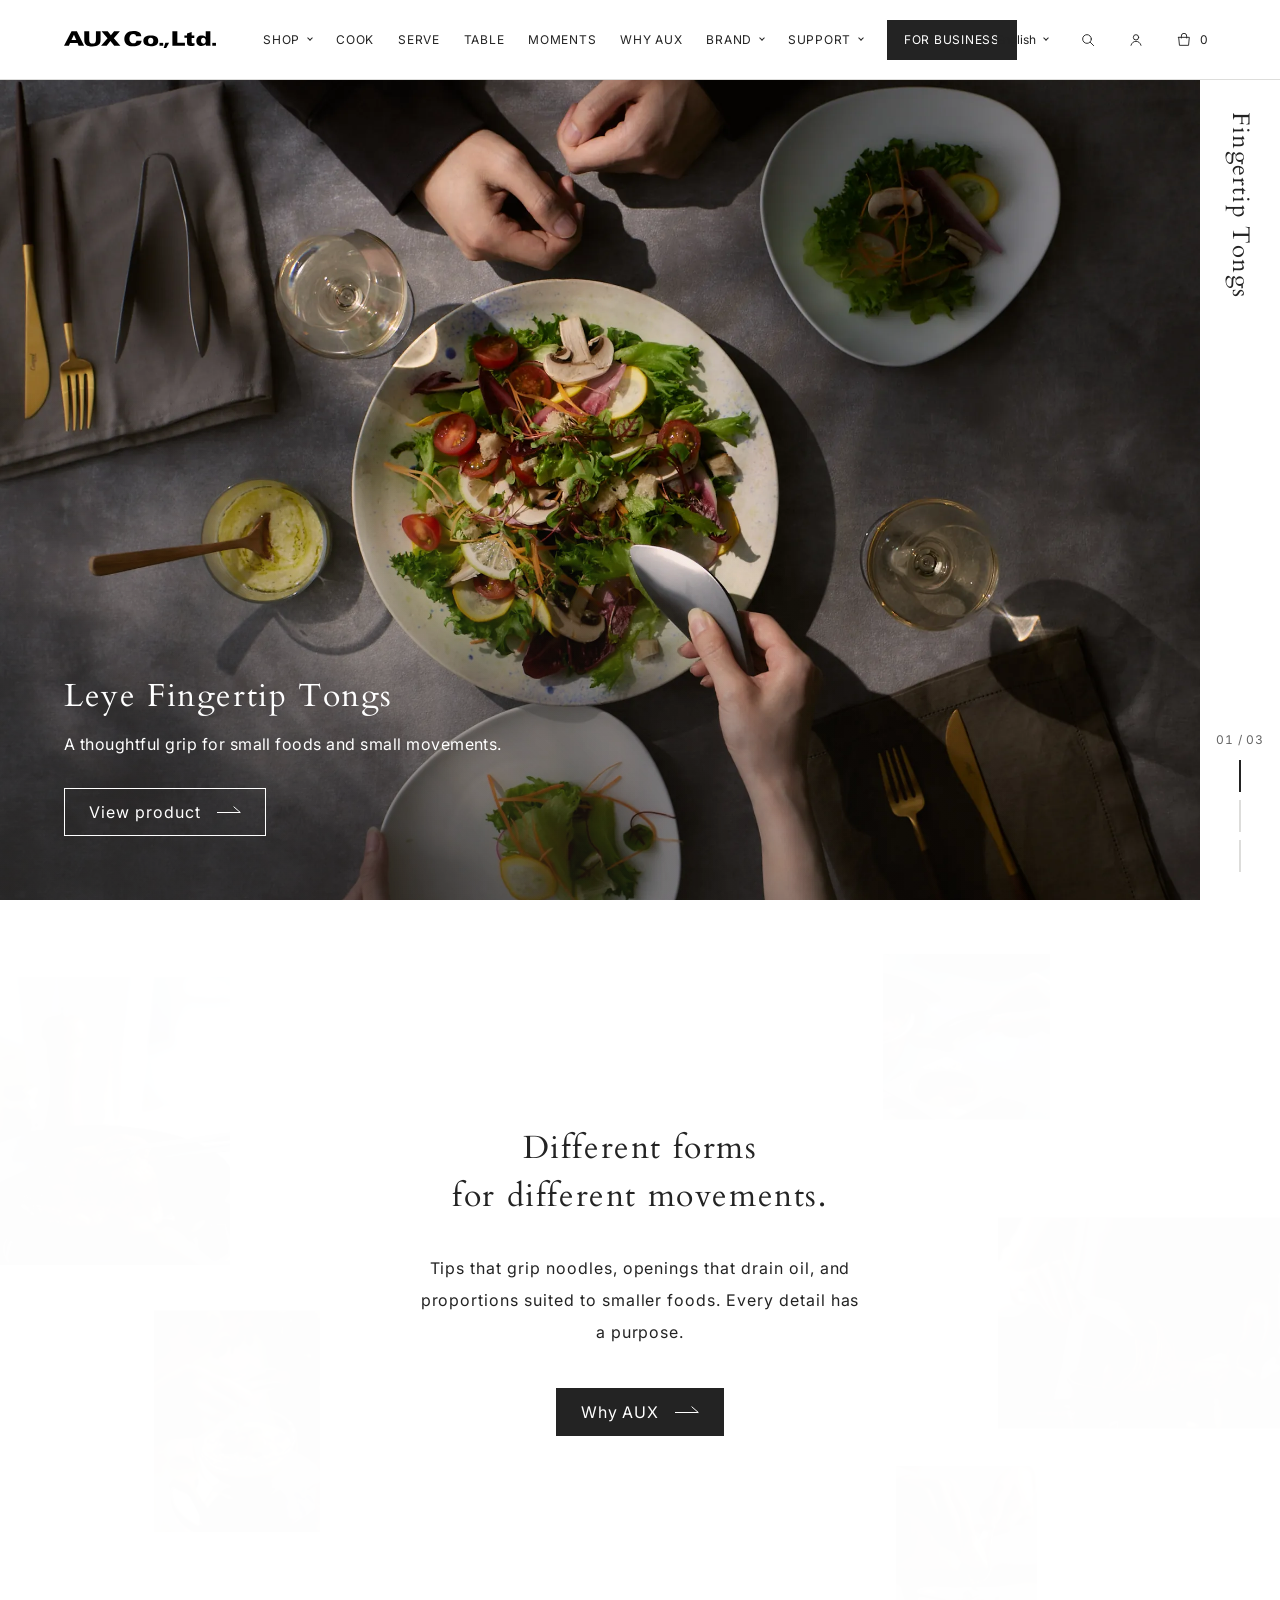
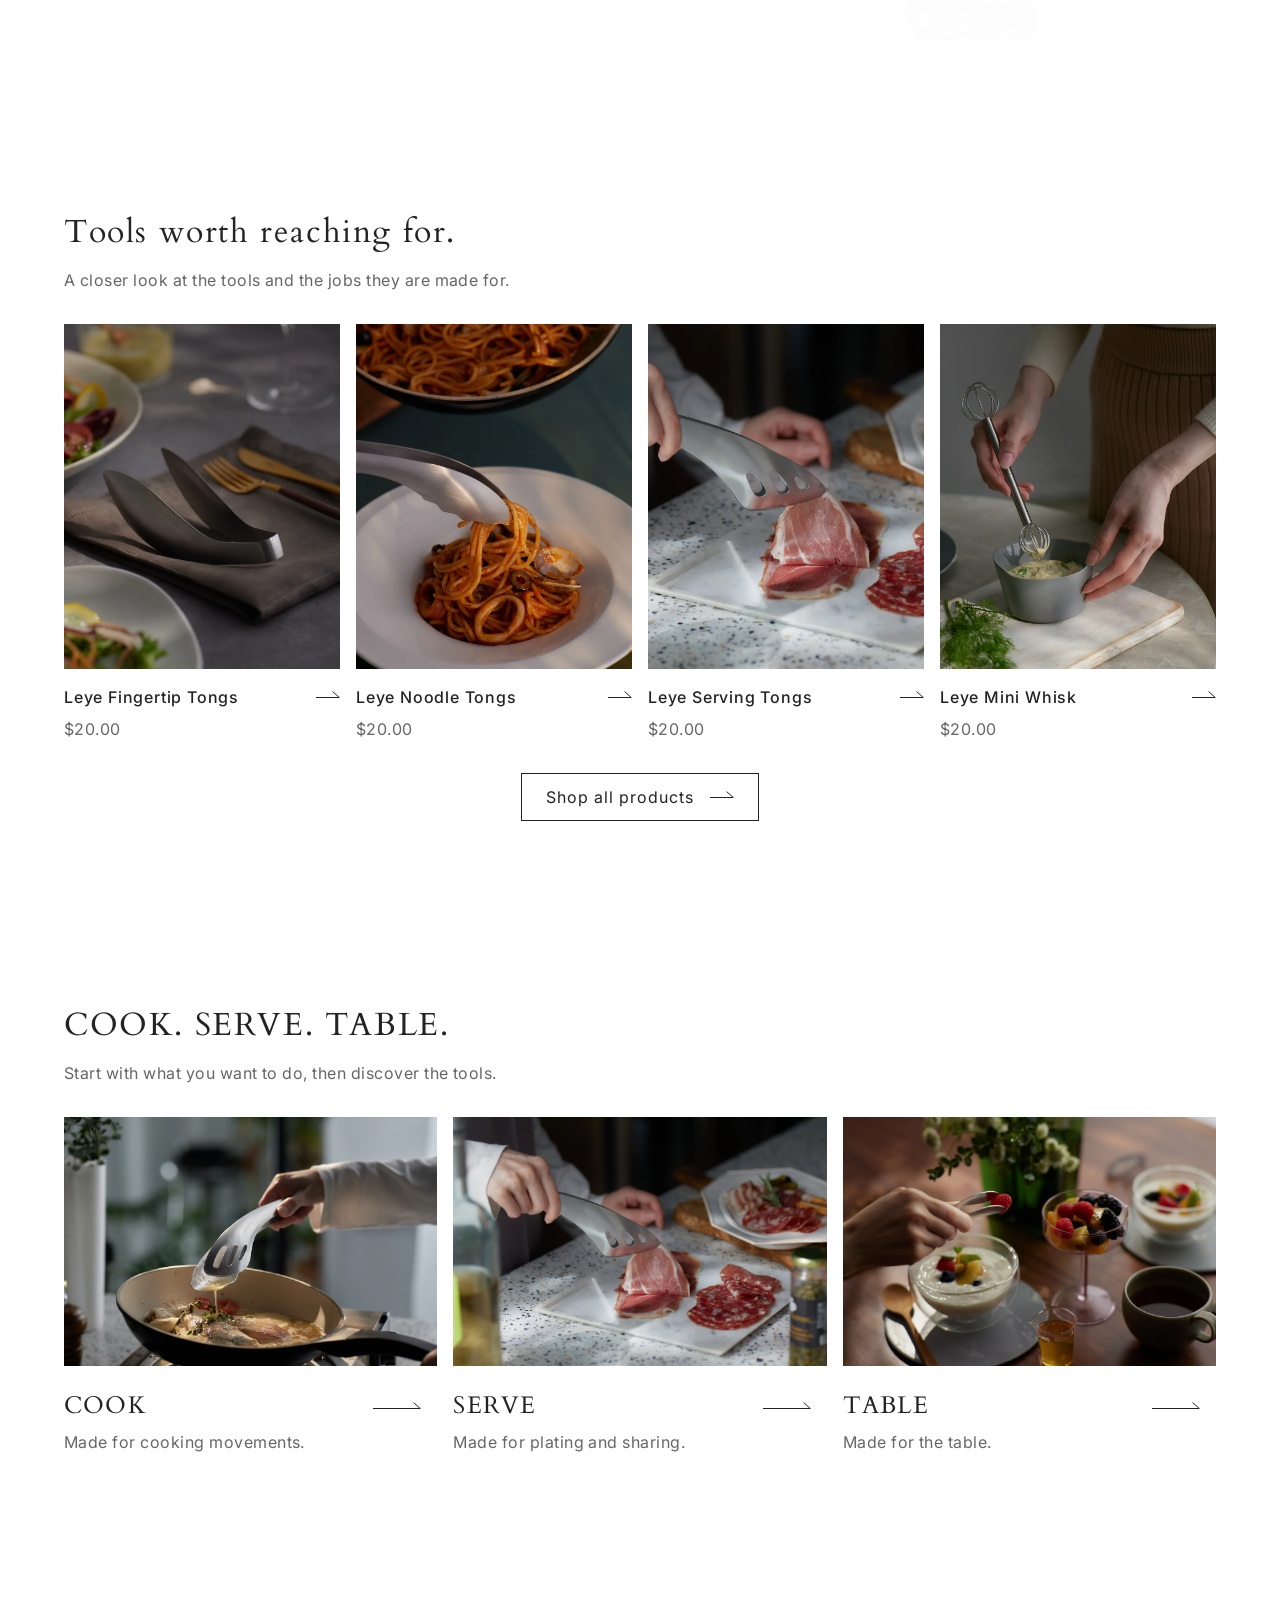
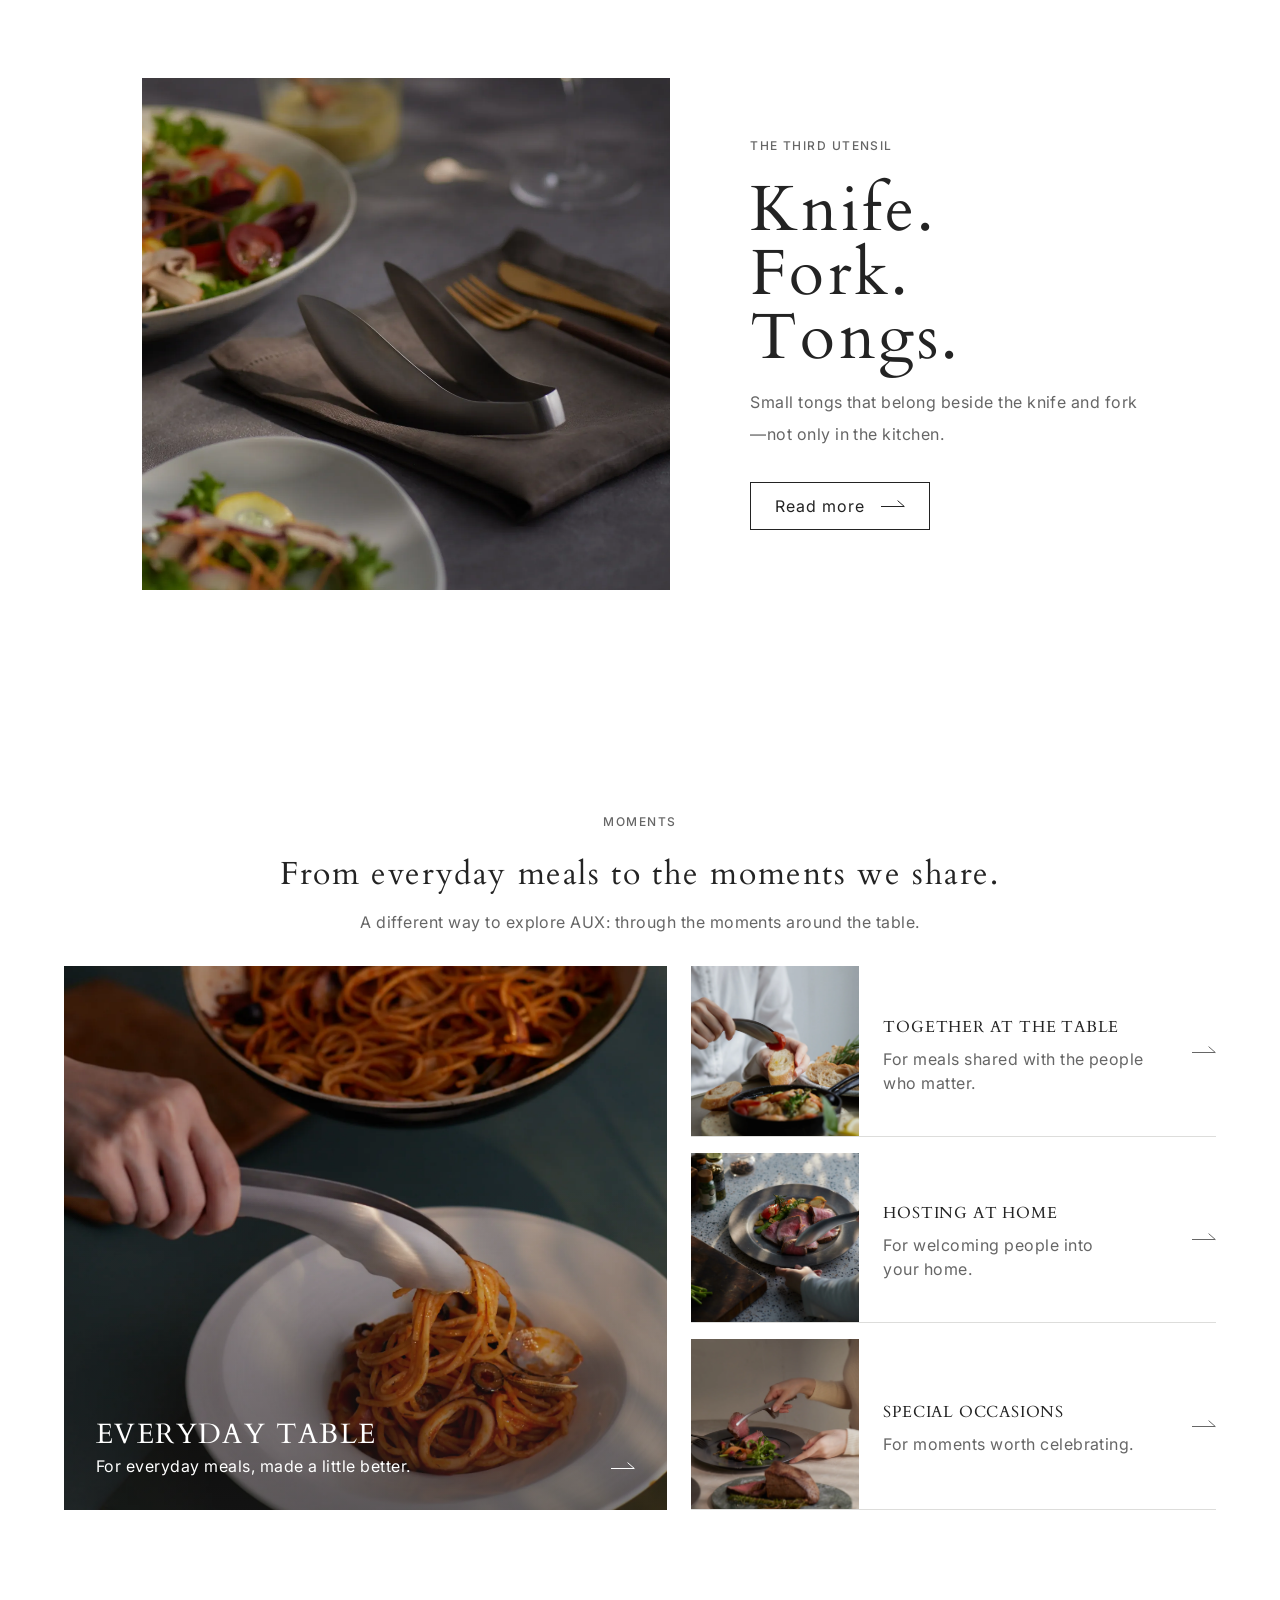
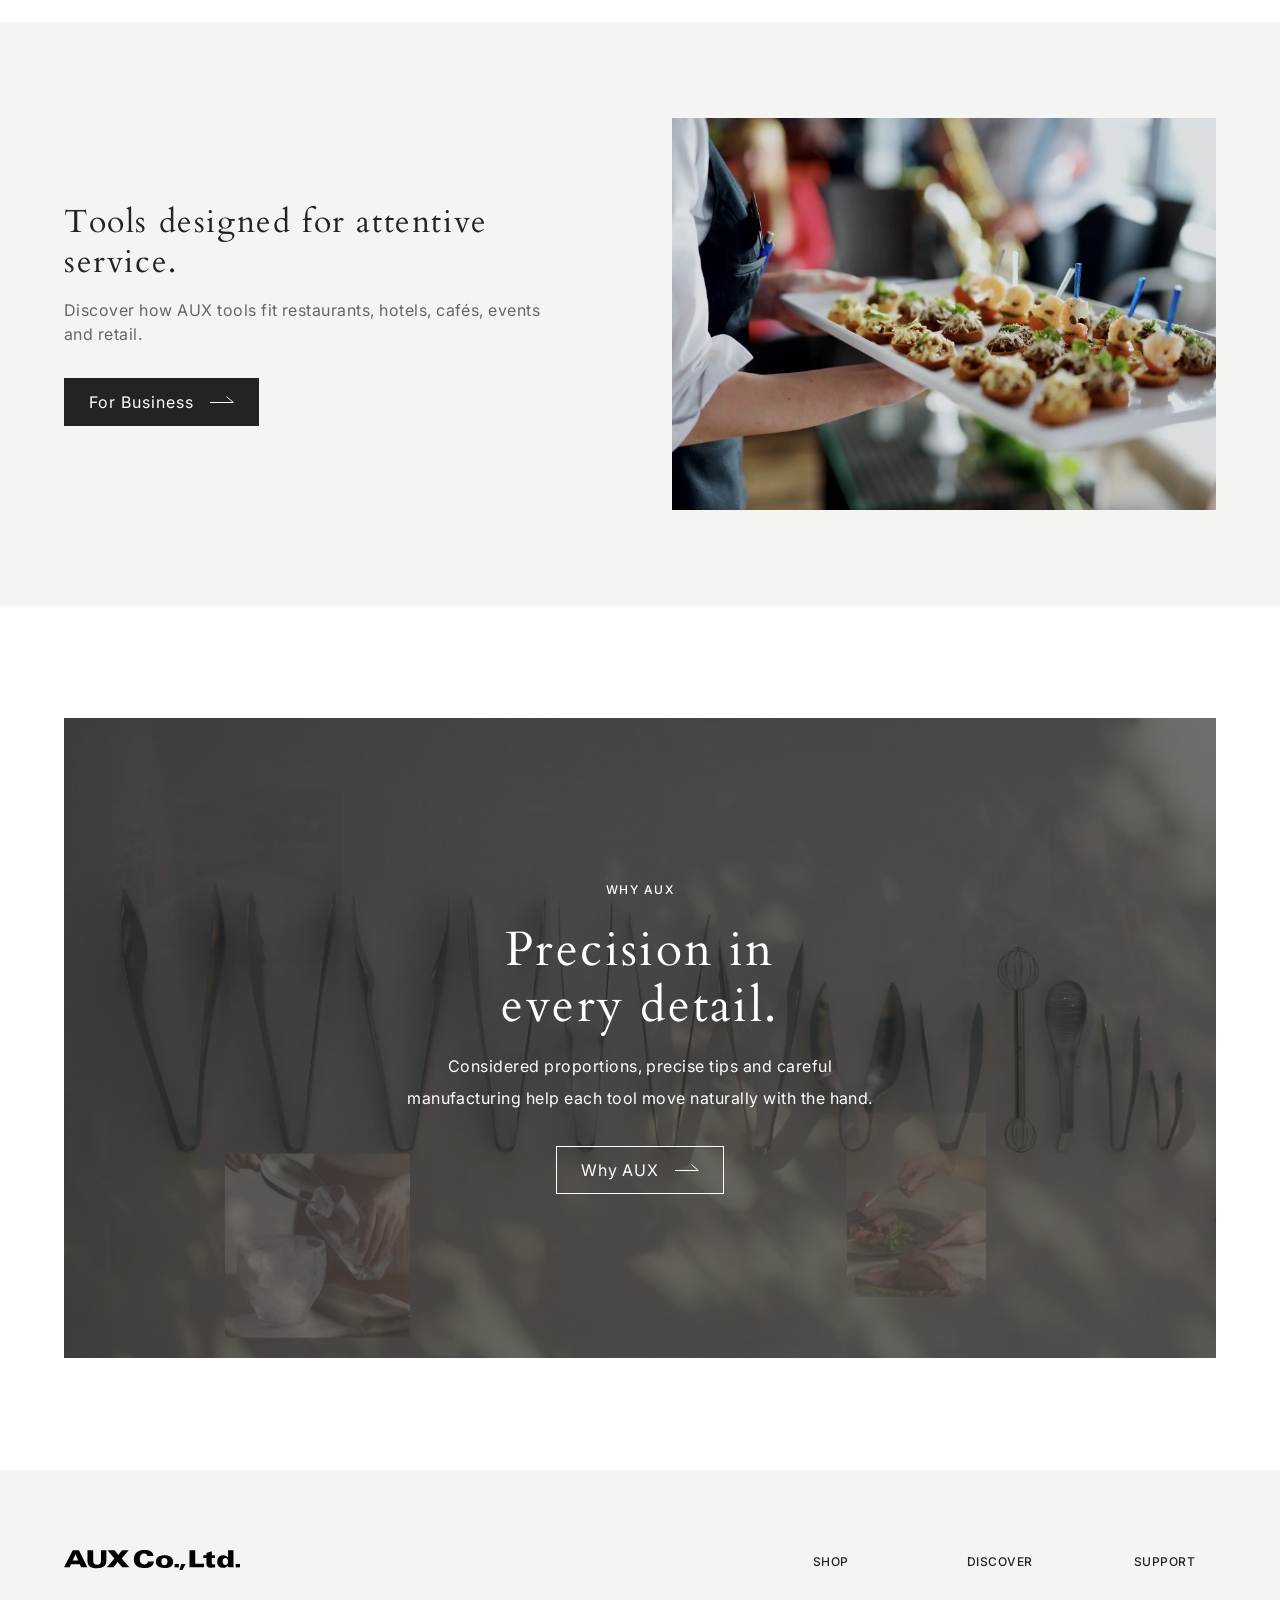
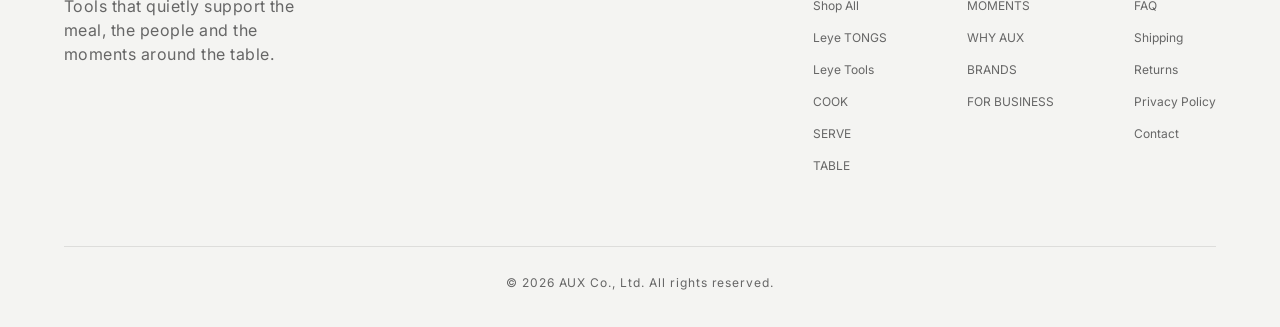
<file: index.html>
<!doctype html>
<html lang="en" class="site-only"><head>
<meta charset="utf-8"><meta name="viewport" content="width=device-width,initial-scale=1">
<title>AUX — Kitchen & Table Tools</title>
<meta name="description" content="AUX kitchen and table tools for cooking, serving, and sharing.">
<script>if(new URLSearchParams(location.search).get("review")==="1")document.documentElement.classList.remove("site-only");</script>
<link rel="preconnect" href="https://fonts.googleapis.com">
<link rel="preconnect" href="https://fonts.gstatic.com" crossorigin>
<link href="https://fonts.googleapis.com/css2?family=Cardo:wght@400&family=Inter:wght@400;500;600&display=swap" rel="stylesheet">
<link rel="stylesheet" href="./v2.css?v=20261118-11">
</head><body>
<div id="app" class="preview">
  <div class="preview-bar">
    <div class="preview-brand"><span class="preview-dot"></span><strong>AUX</strong></div>
    <div class="preview-actions">
      
      <div class="lang-control" role="group" aria-label="Preview language">
        <button type="button" data-lang="en" class="active">EN</button>
        <button type="button" data-lang="ja">JP</button>
      </div>
      <button type="button" id="rail-toggle" class="preview-control">HIDE PAGES</button>
    </div>
  </div>
  <div class="preview-layout">
    <aside class="page-rail" id="page-rail">
      <div class="rail-heading"><div>PAGE INDEX</div><span id="page-count"></span></div>
      <nav id="page-index" aria-label="Wireframe pages"></nav>
      
    </aside>
    <main class="stage">
      <div class="stage-meta"><div class="stage-breadcrumb" id="stage-breadcrumb"></div></div>
      <div class="site-frame" id="site-frame">
        <div id="site-app"></div>
      </div>
    </main>
  </div>
  <div class="toast" id="demo-toast" role="status" aria-live="polite"></div>
</div>
<script src="./v2-data.js?v=20261118-11"></script>
<script src="./v2.js?v=20261118-11"></script>
</body></html>
</file>
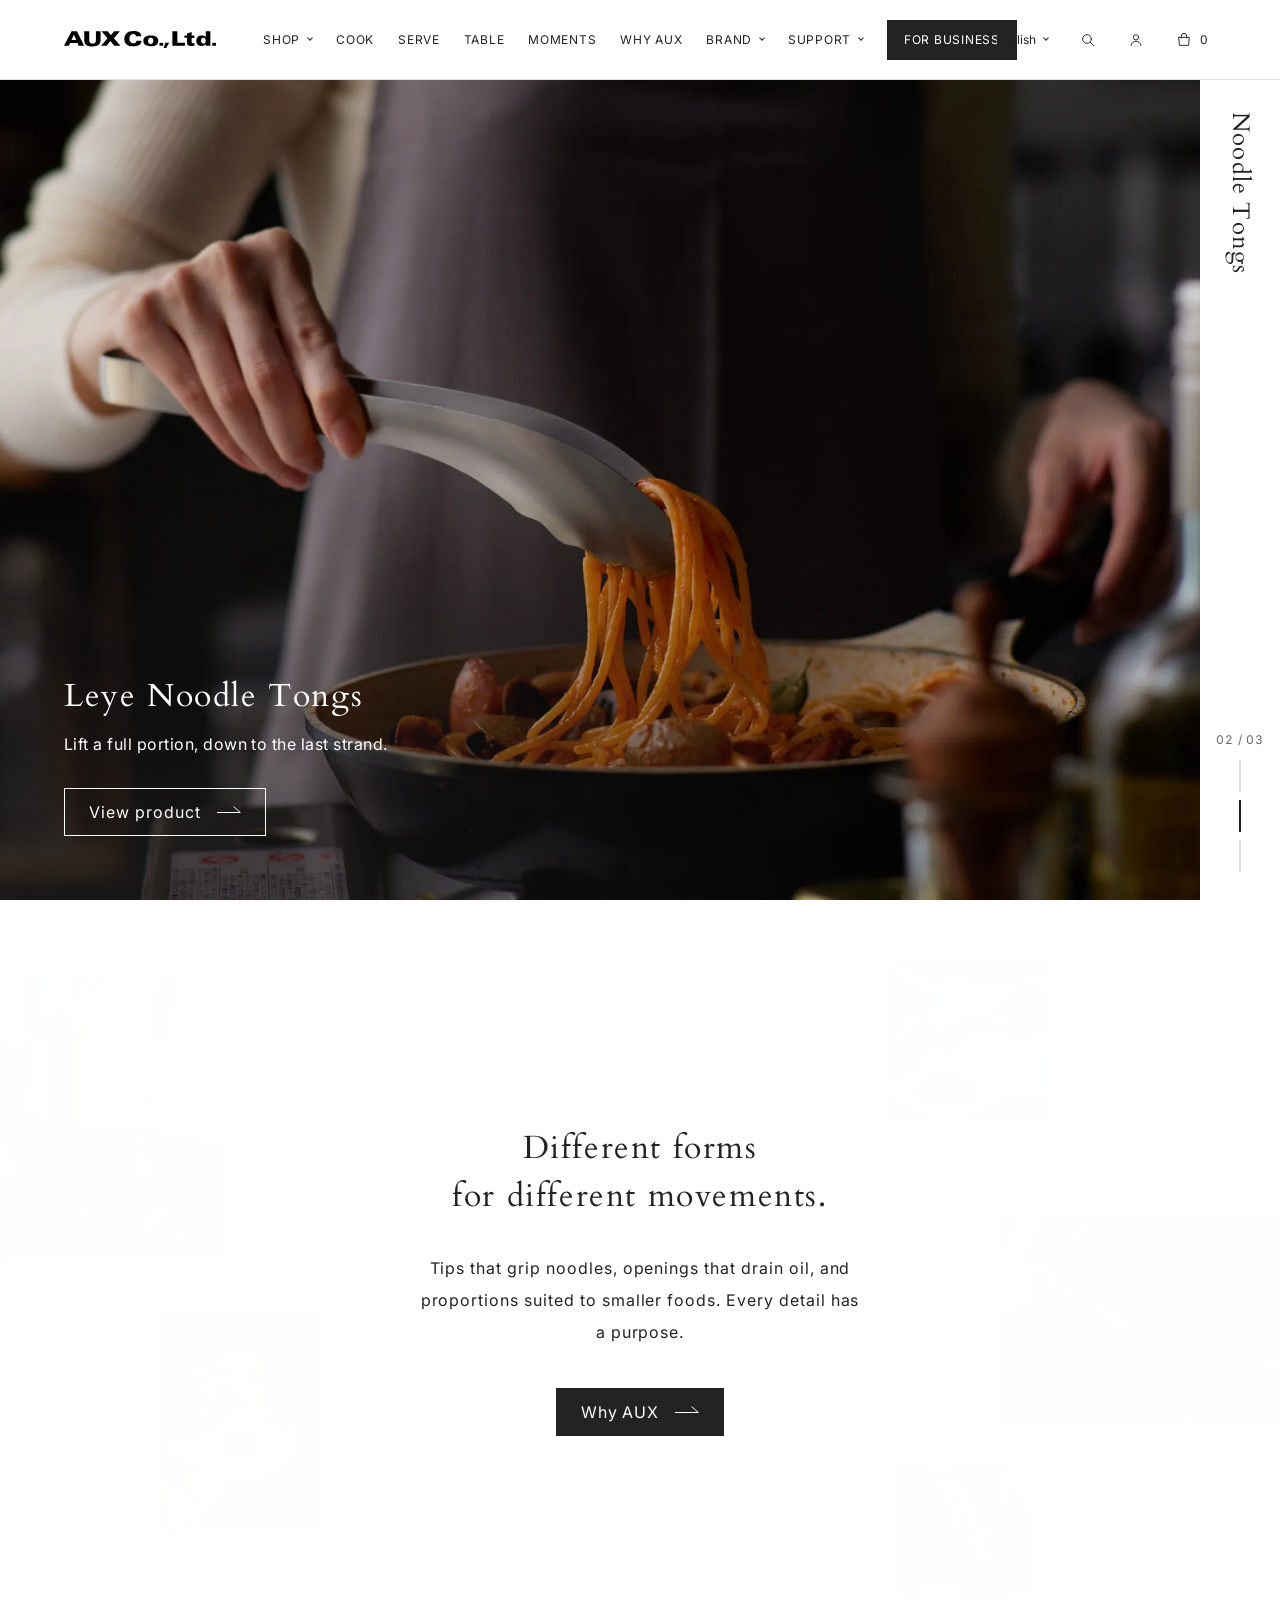
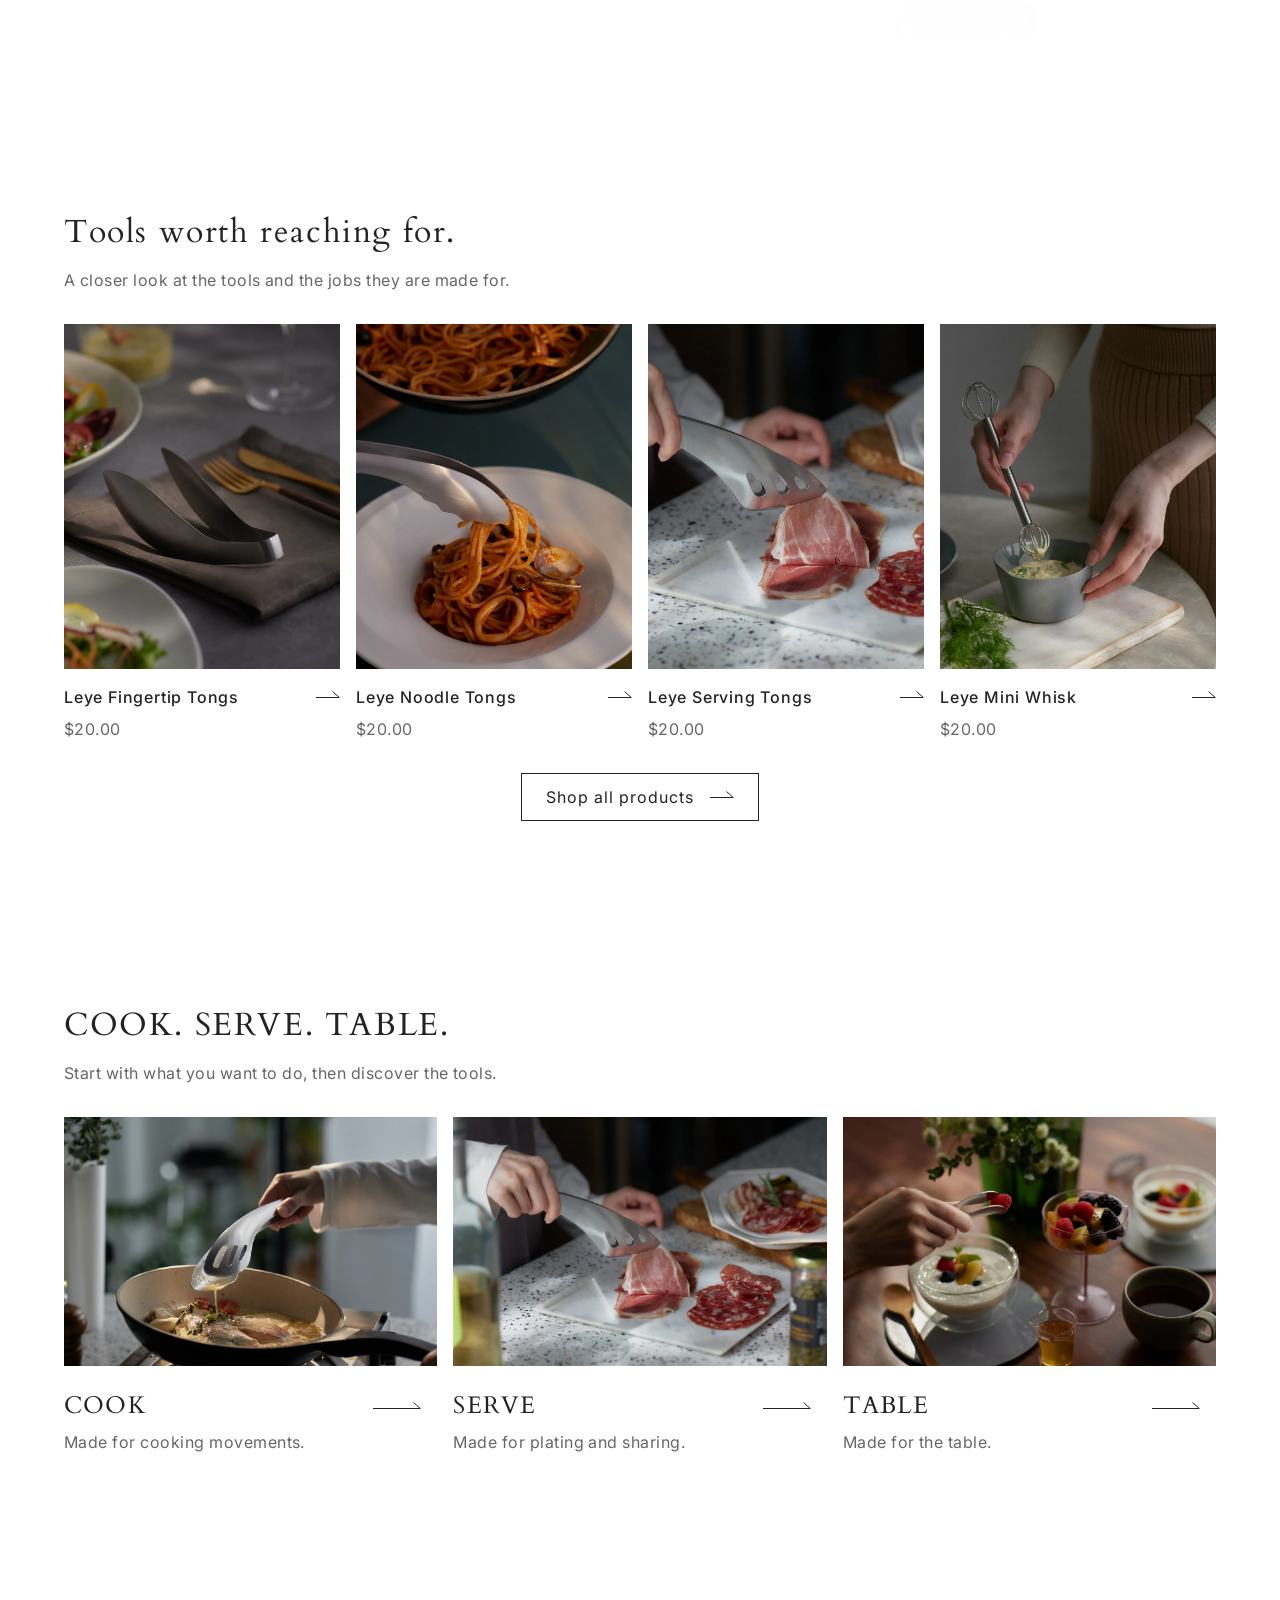
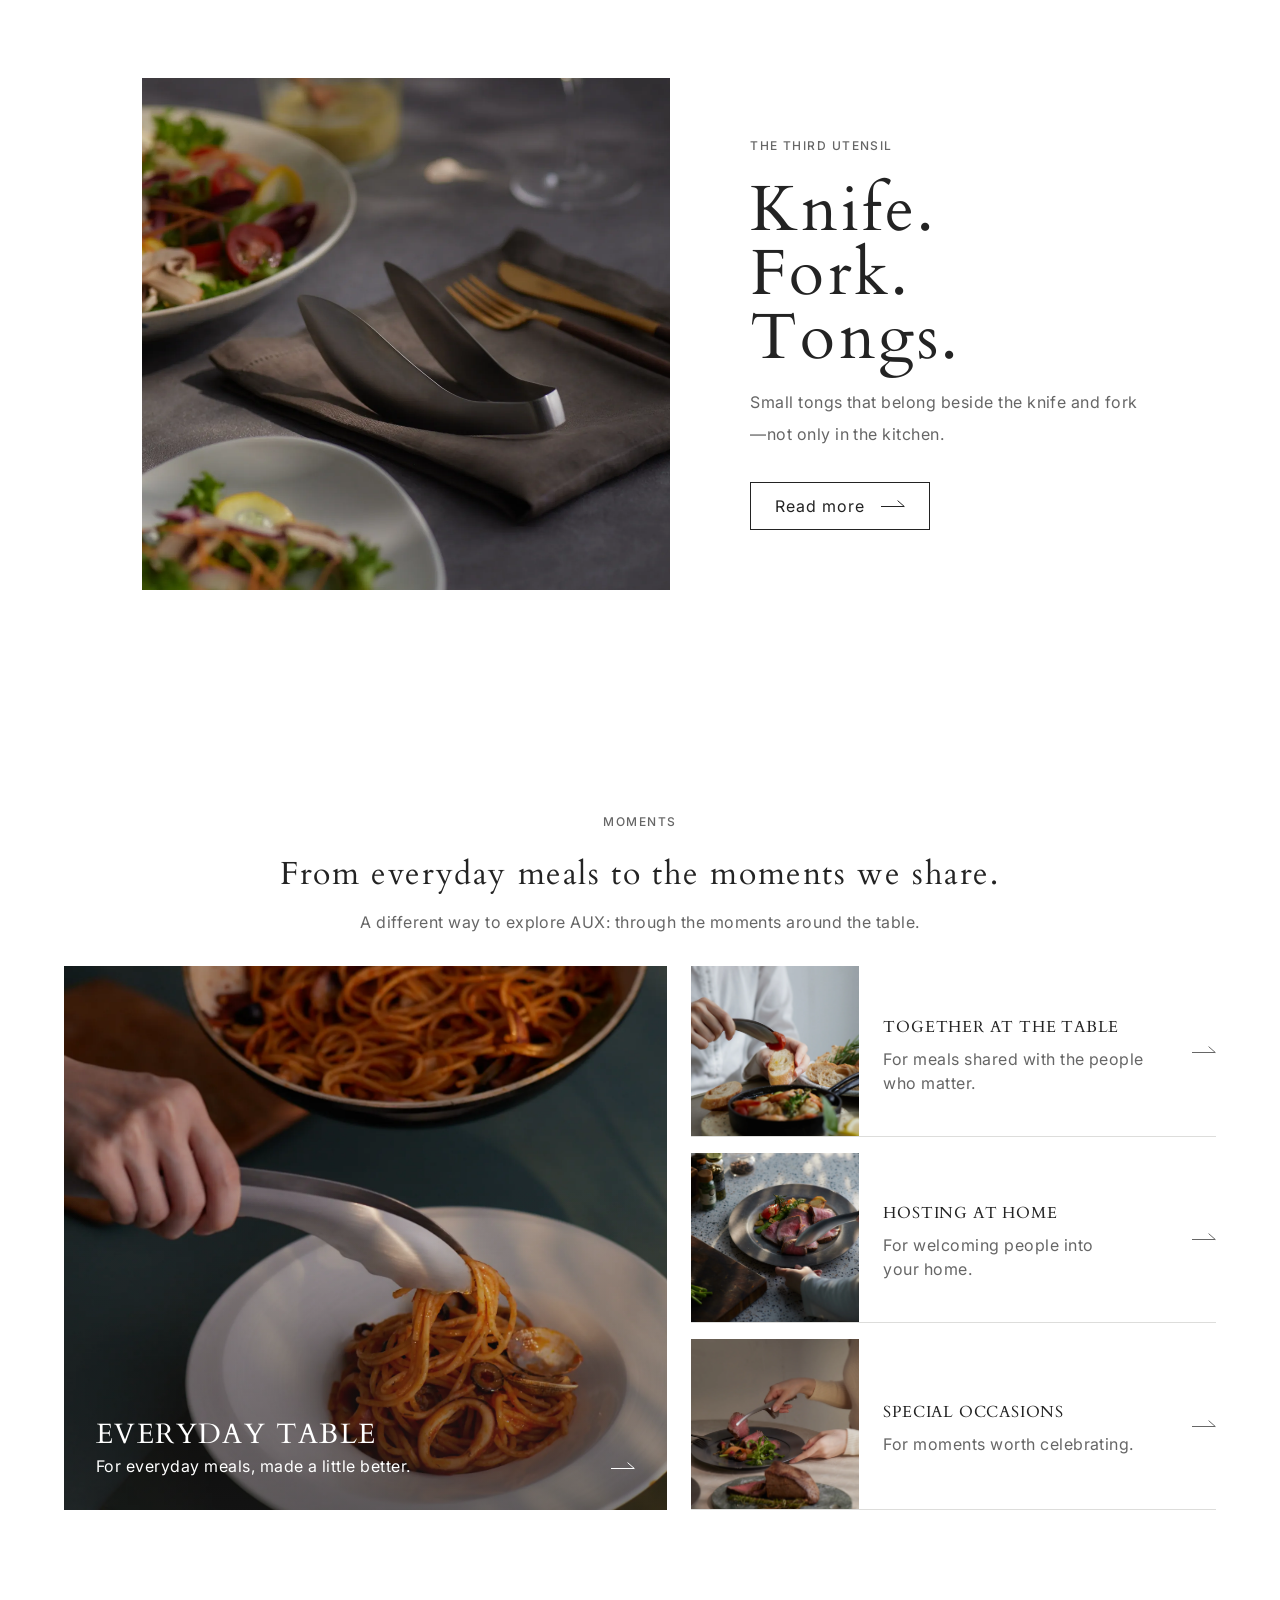
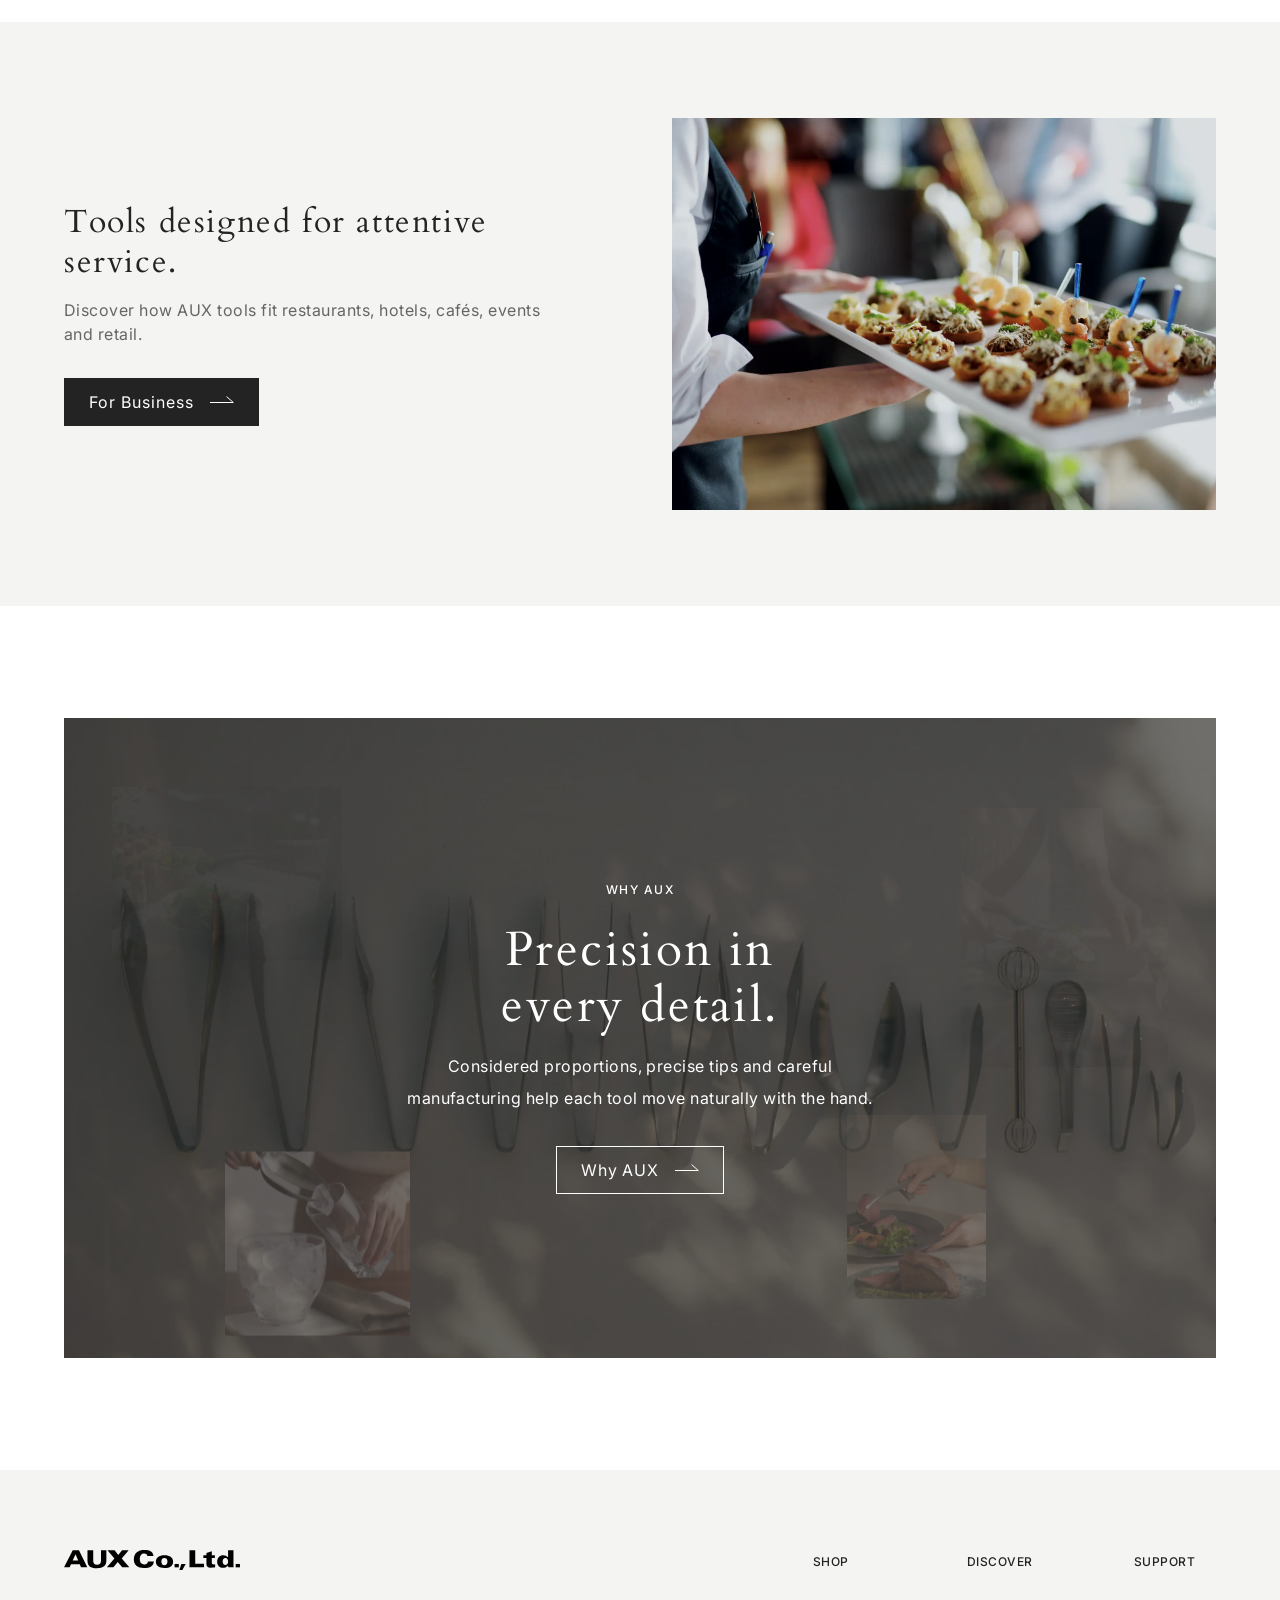
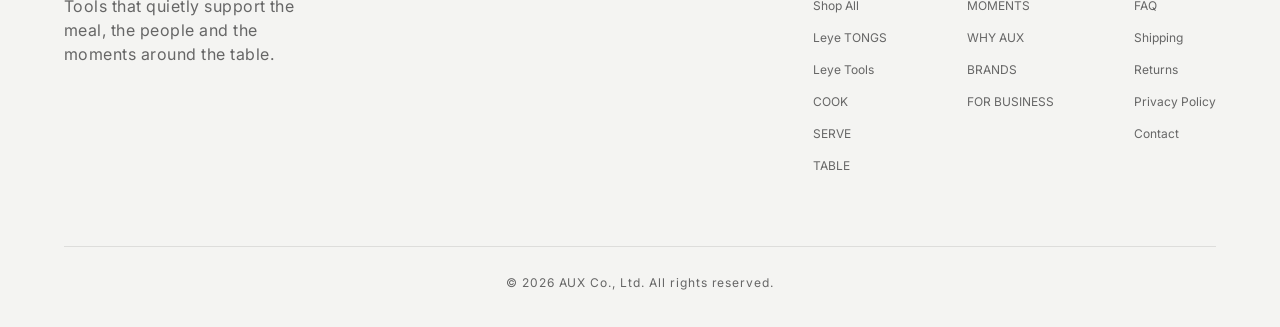
<file: en.html>
<!doctype html><html lang="en"><head><meta charset="utf-8"><meta name="viewport" content="width=device-width,initial-scale=1"><title>AUX Global EC / EN preview</title><script>(function(){var q=new URLSearchParams(location.search);q.set("lang","en");location.replace("./index.html?"+q.toString()+location.hash);})();</script><noscript><meta http-equiv="refresh" content="0;url=./index.html?lang=en"></noscript></head><body><p><a href="./index.html?lang=en">Open AUX Global EC EN preview</a></p></body></html>
</file>
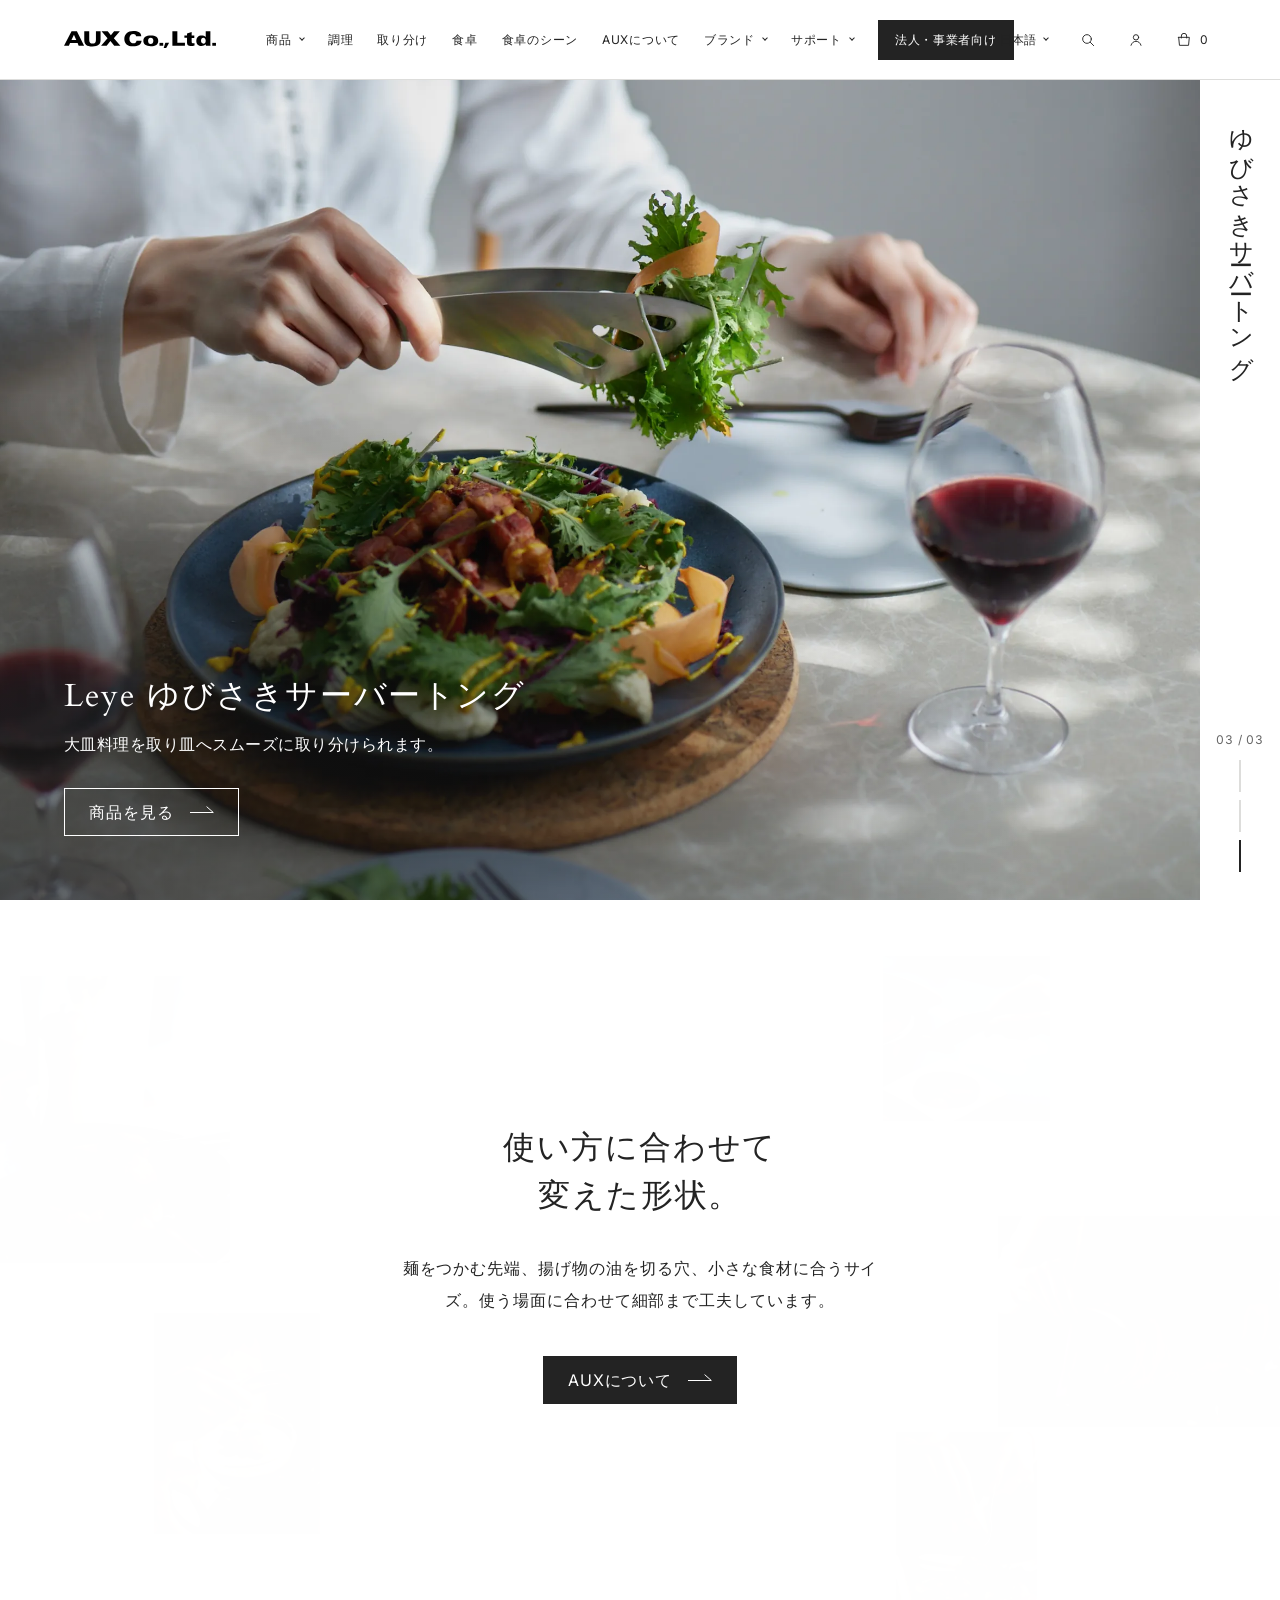
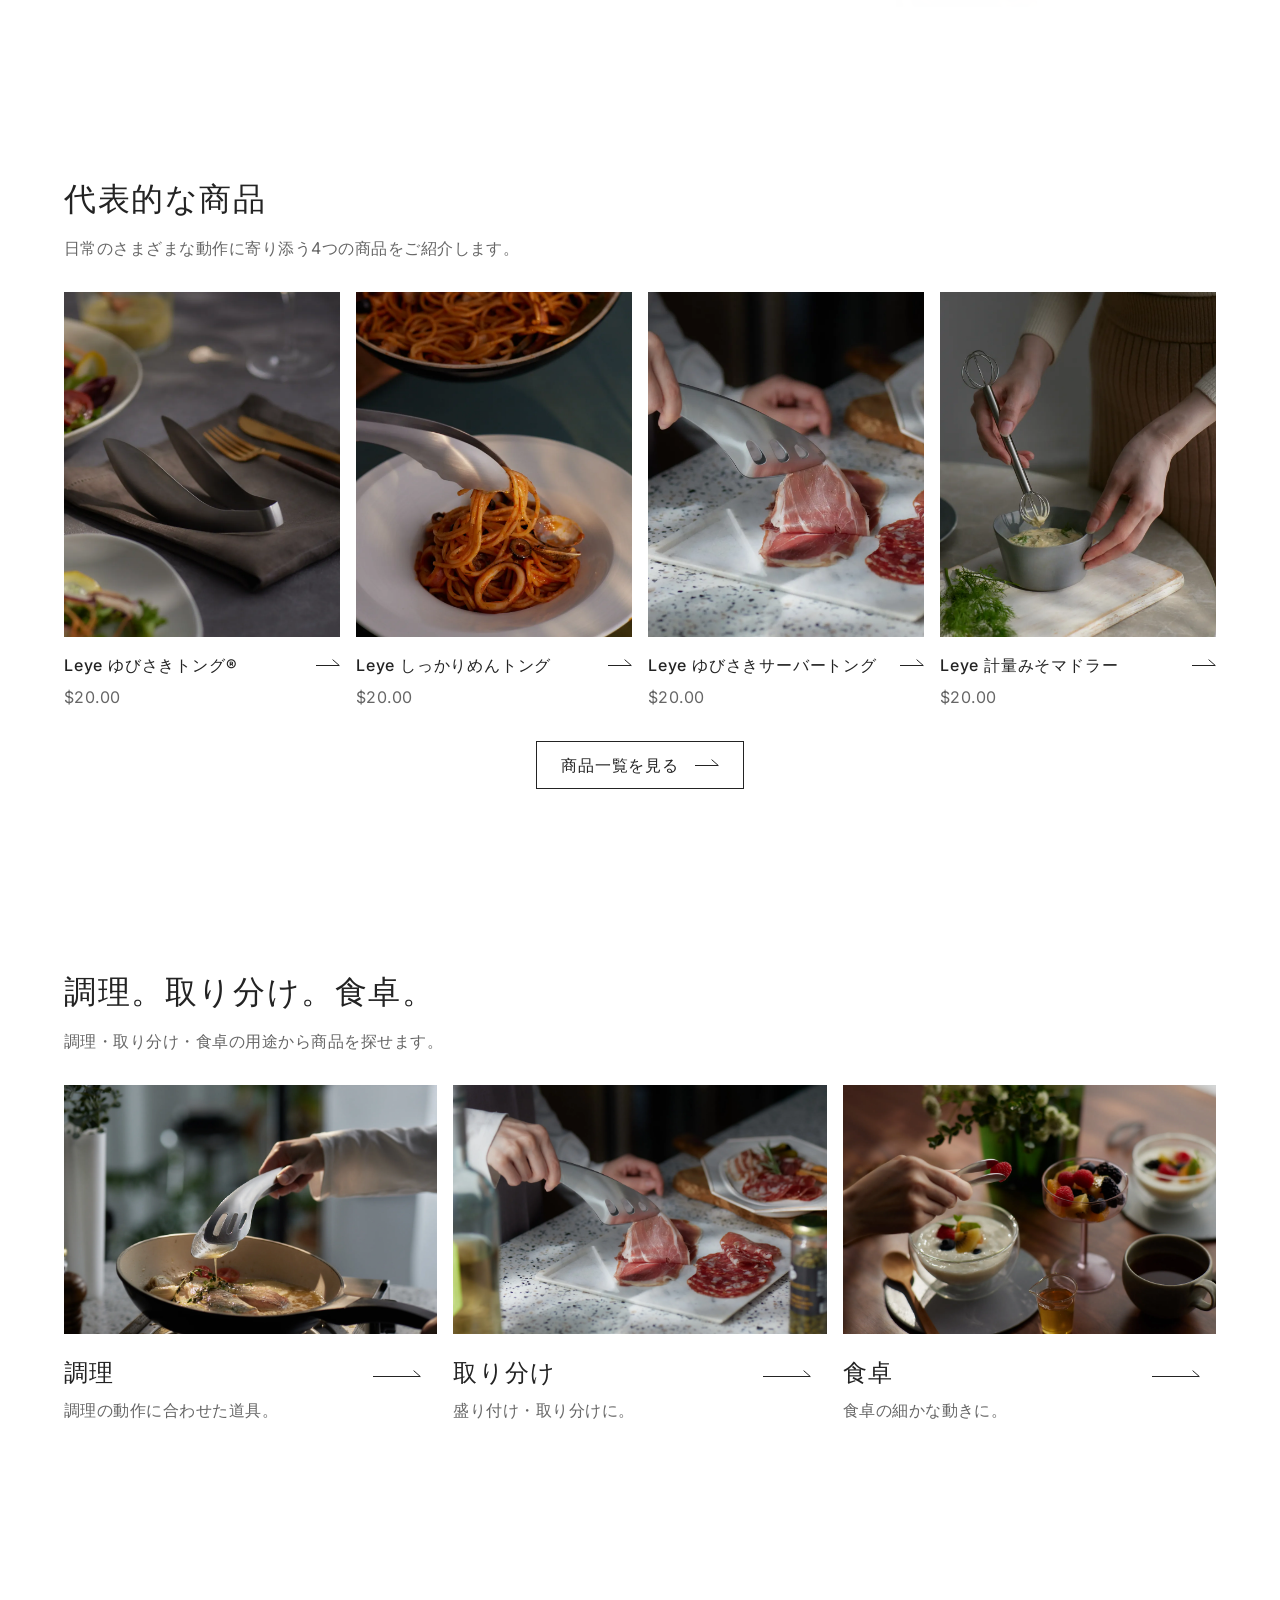
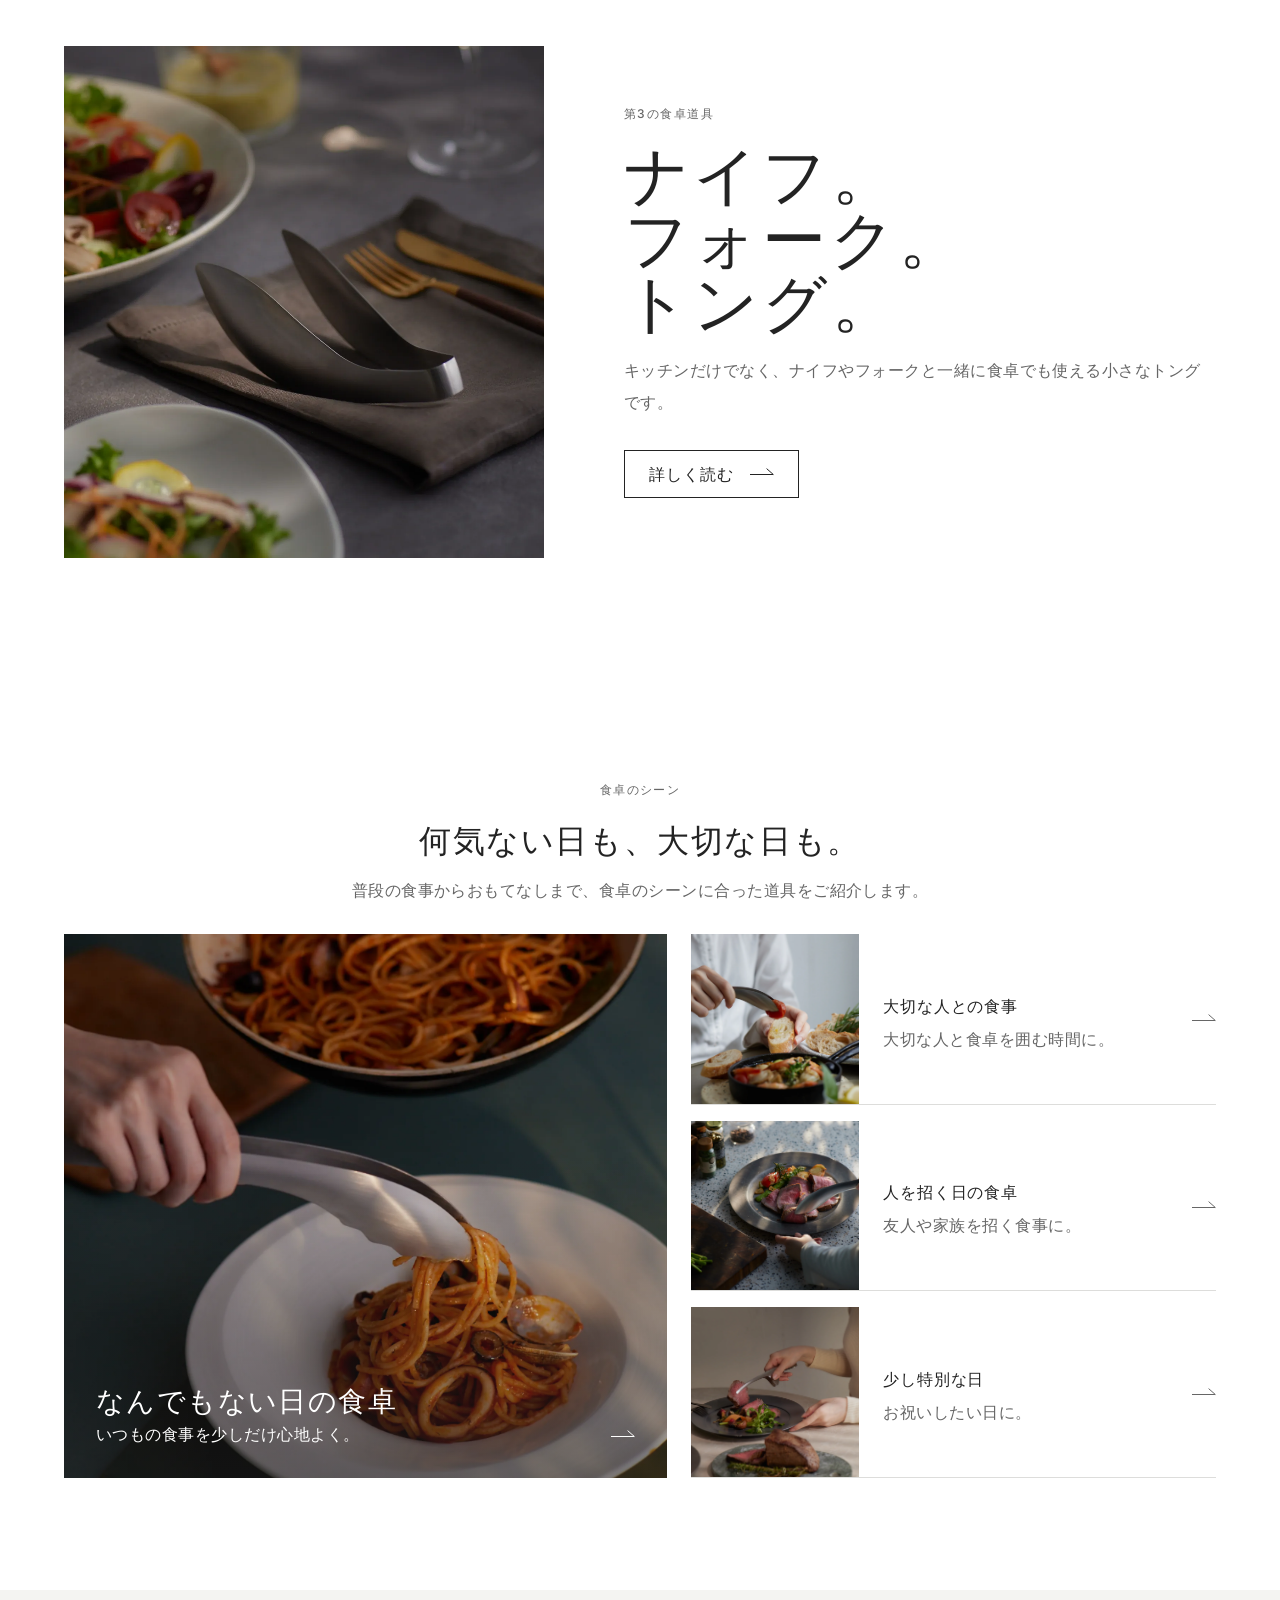
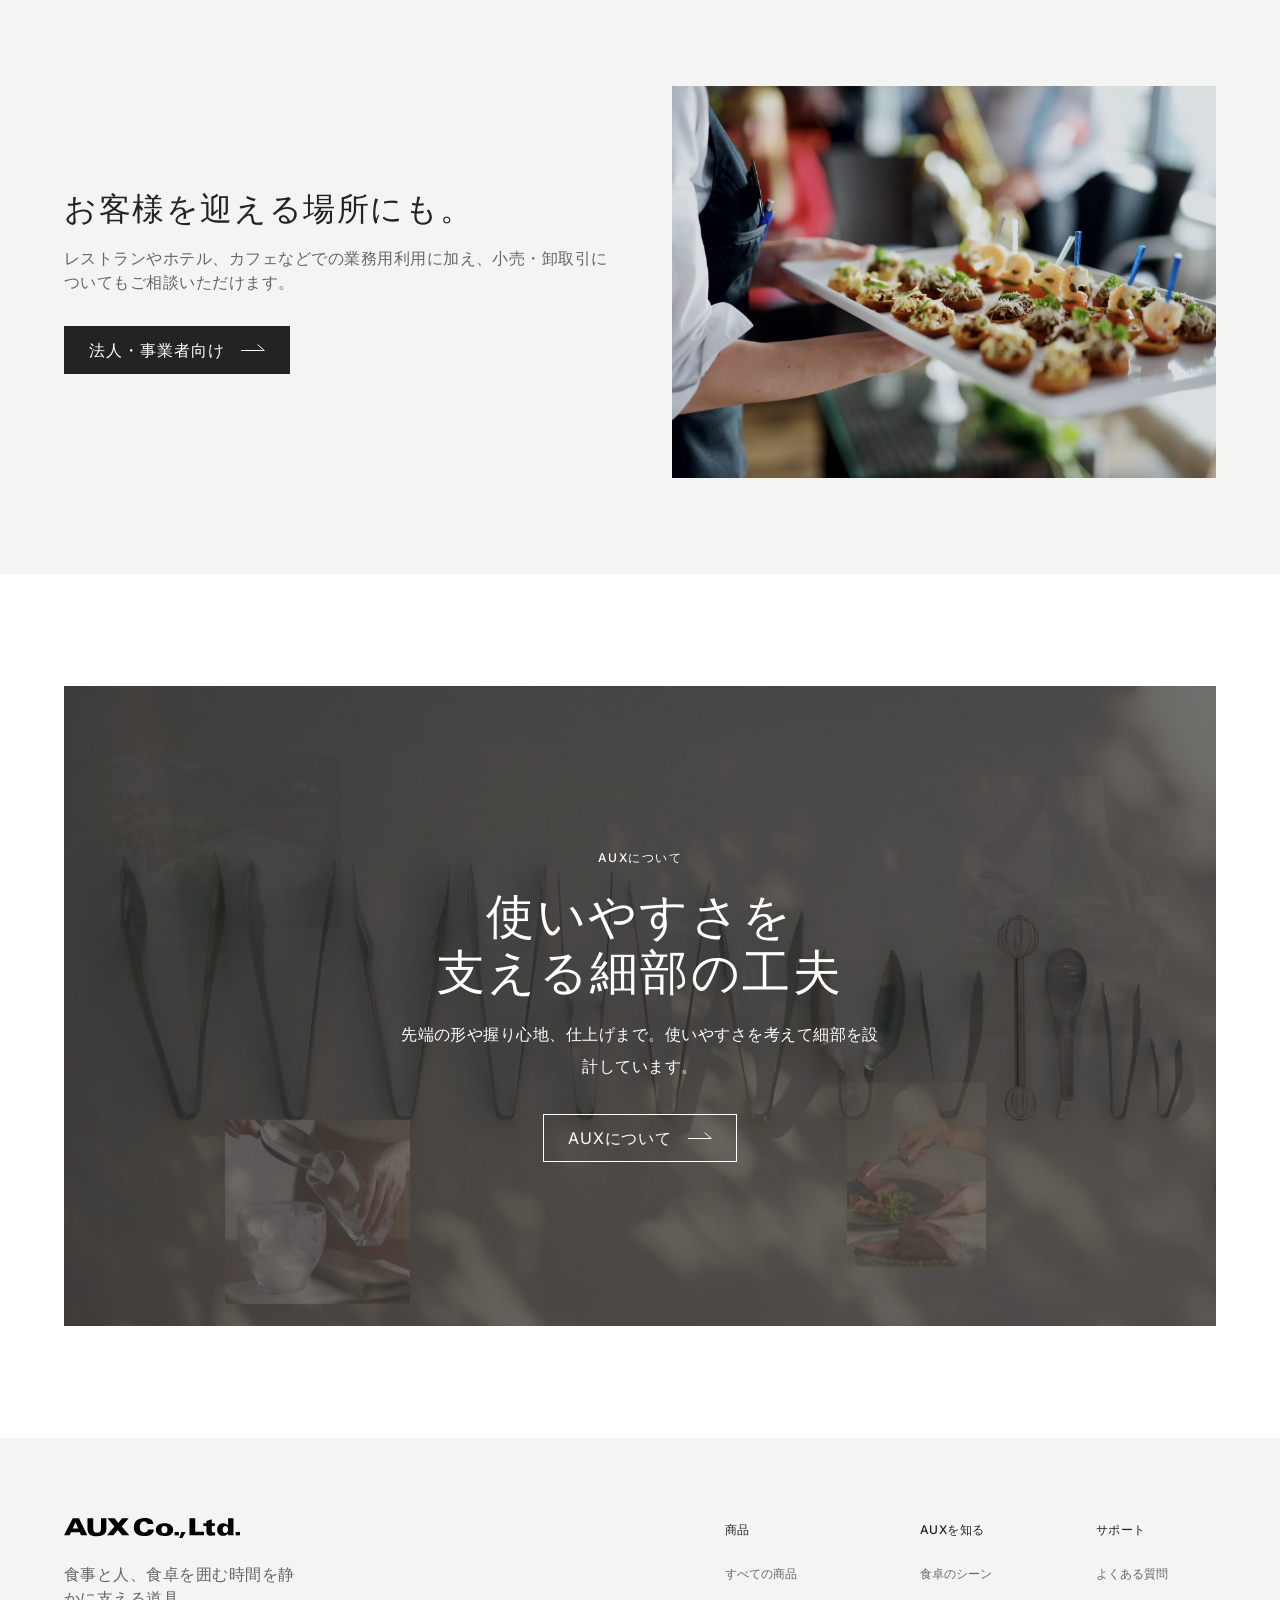
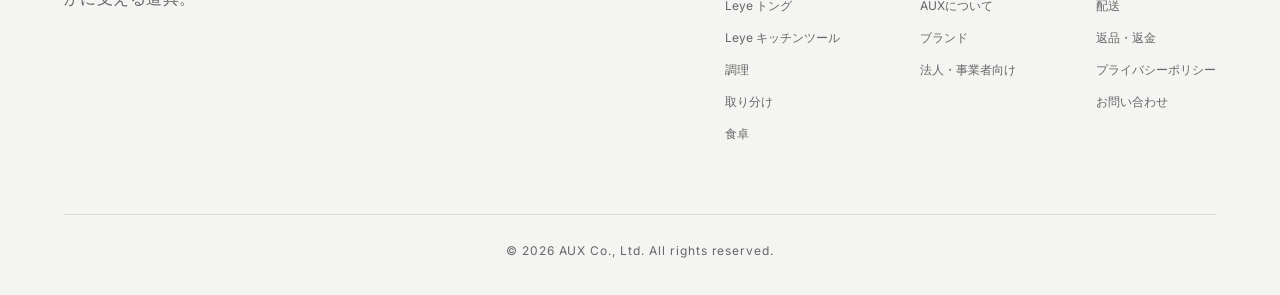
<file: ja.html>
<!doctype html><html lang="ja"><head><meta charset="utf-8"><meta name="viewport" content="width=device-width,initial-scale=1"><title>AUX Global EC / JA preview</title><script>(function(){var q=new URLSearchParams(location.search);q.set("lang","ja");location.replace("./index.html?"+q.toString()+location.hash);})();</script><noscript><meta http-equiv="refresh" content="0;url=./index.html?lang=ja"></noscript></head><body><p><a href="./index.html?lang=ja">Open AUX Global EC JA preview</a></p></body></html>
</file>
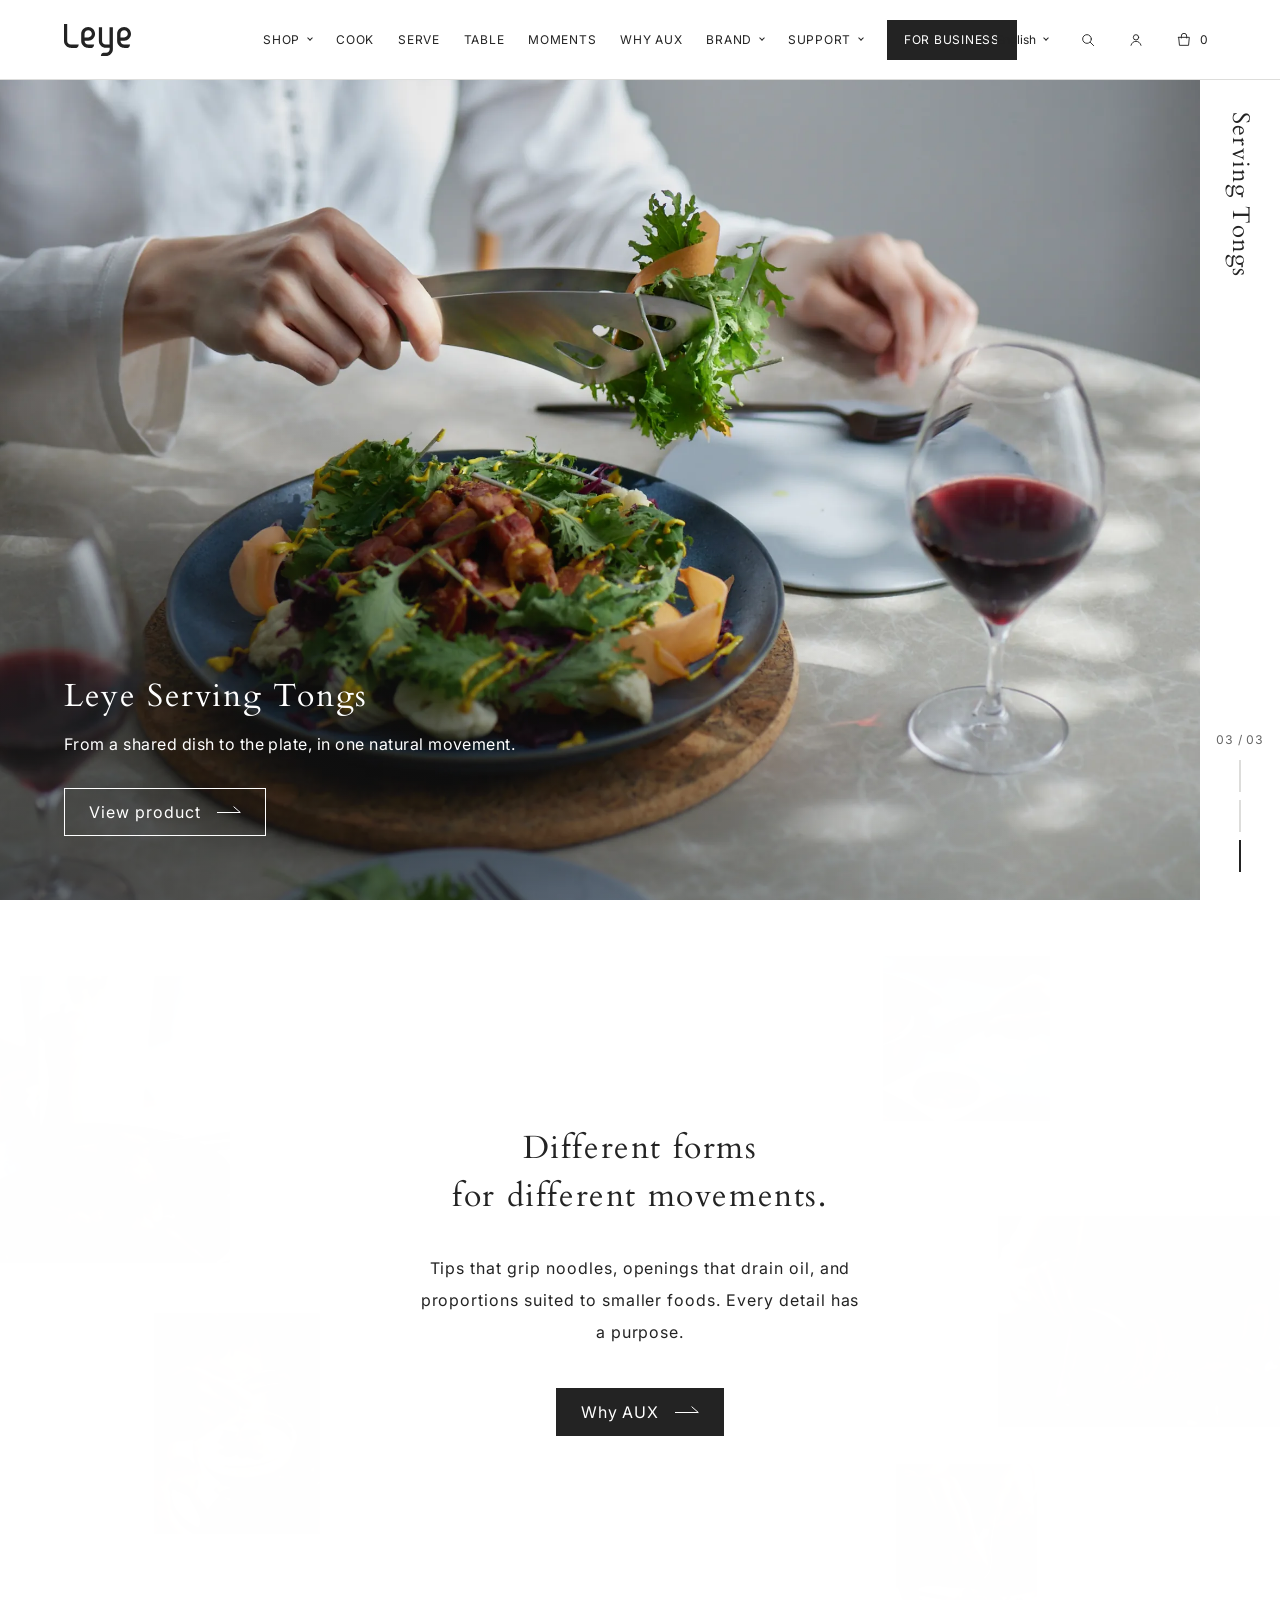
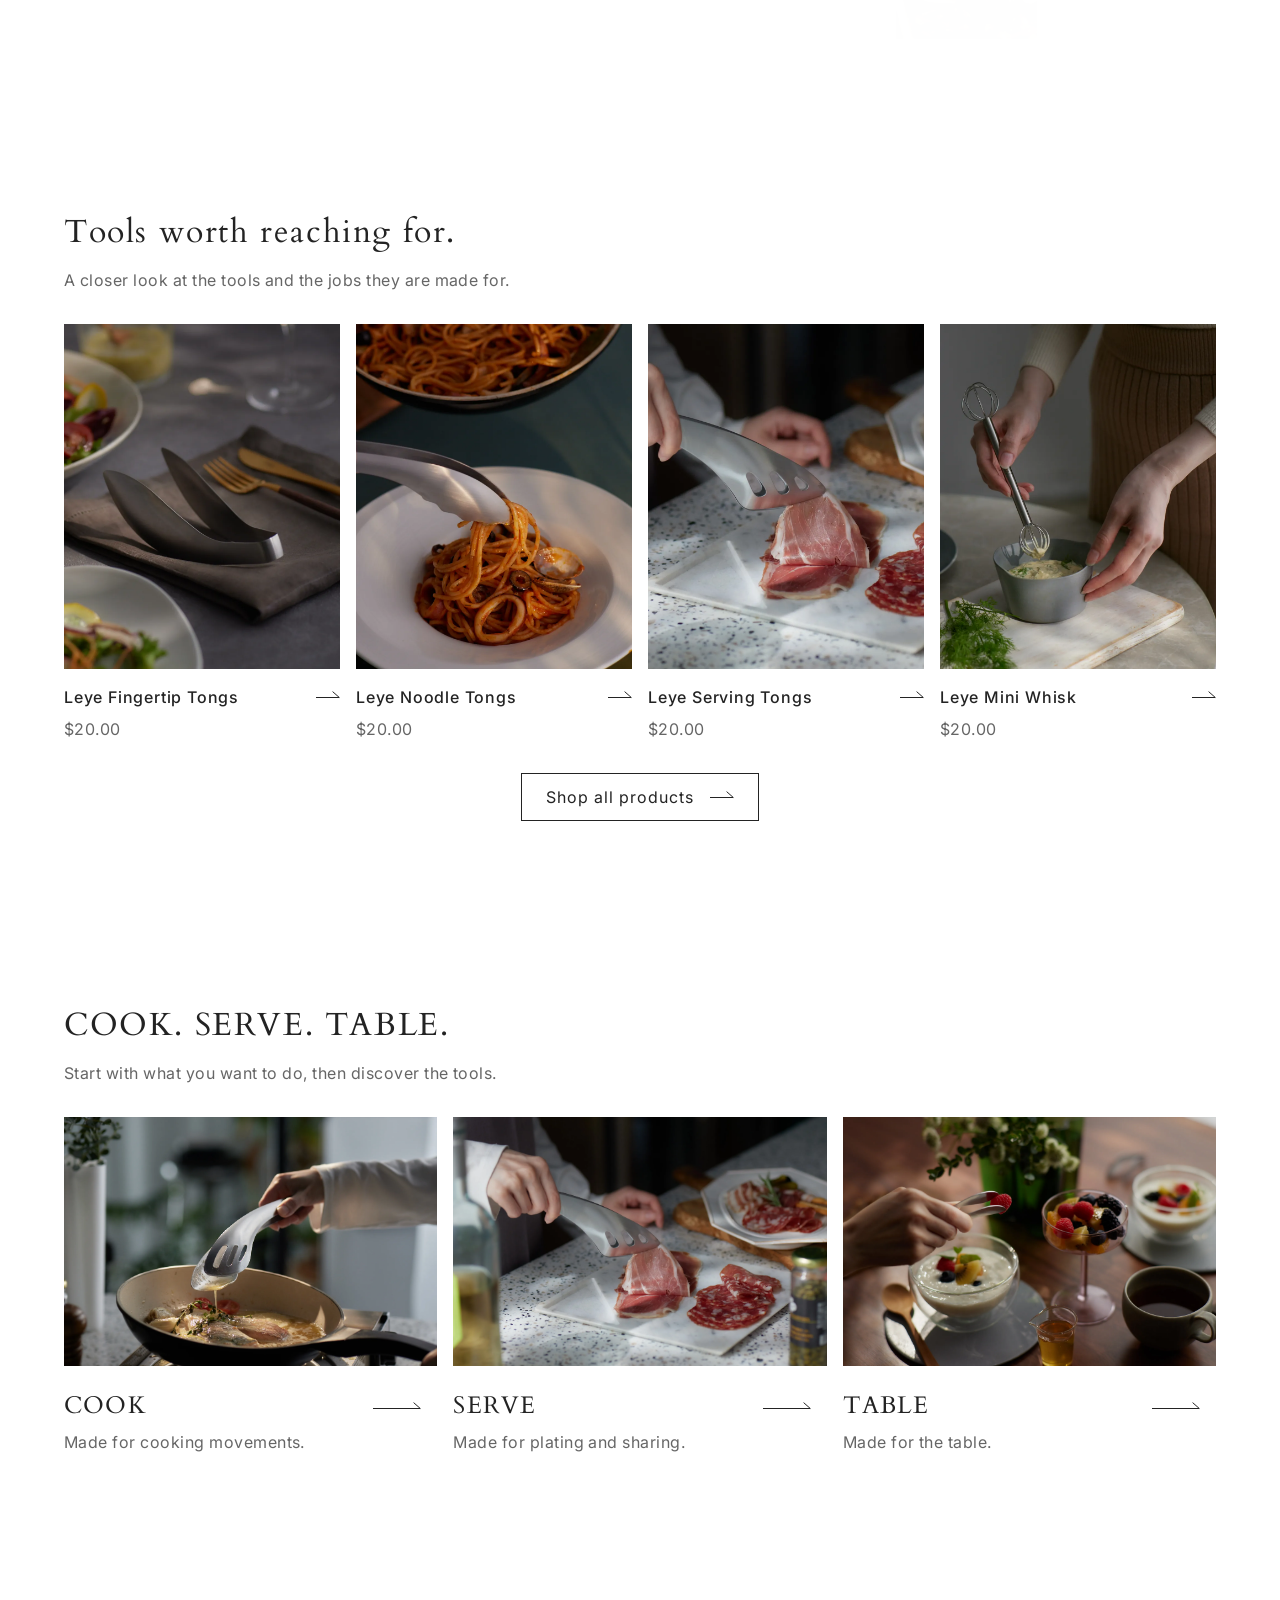
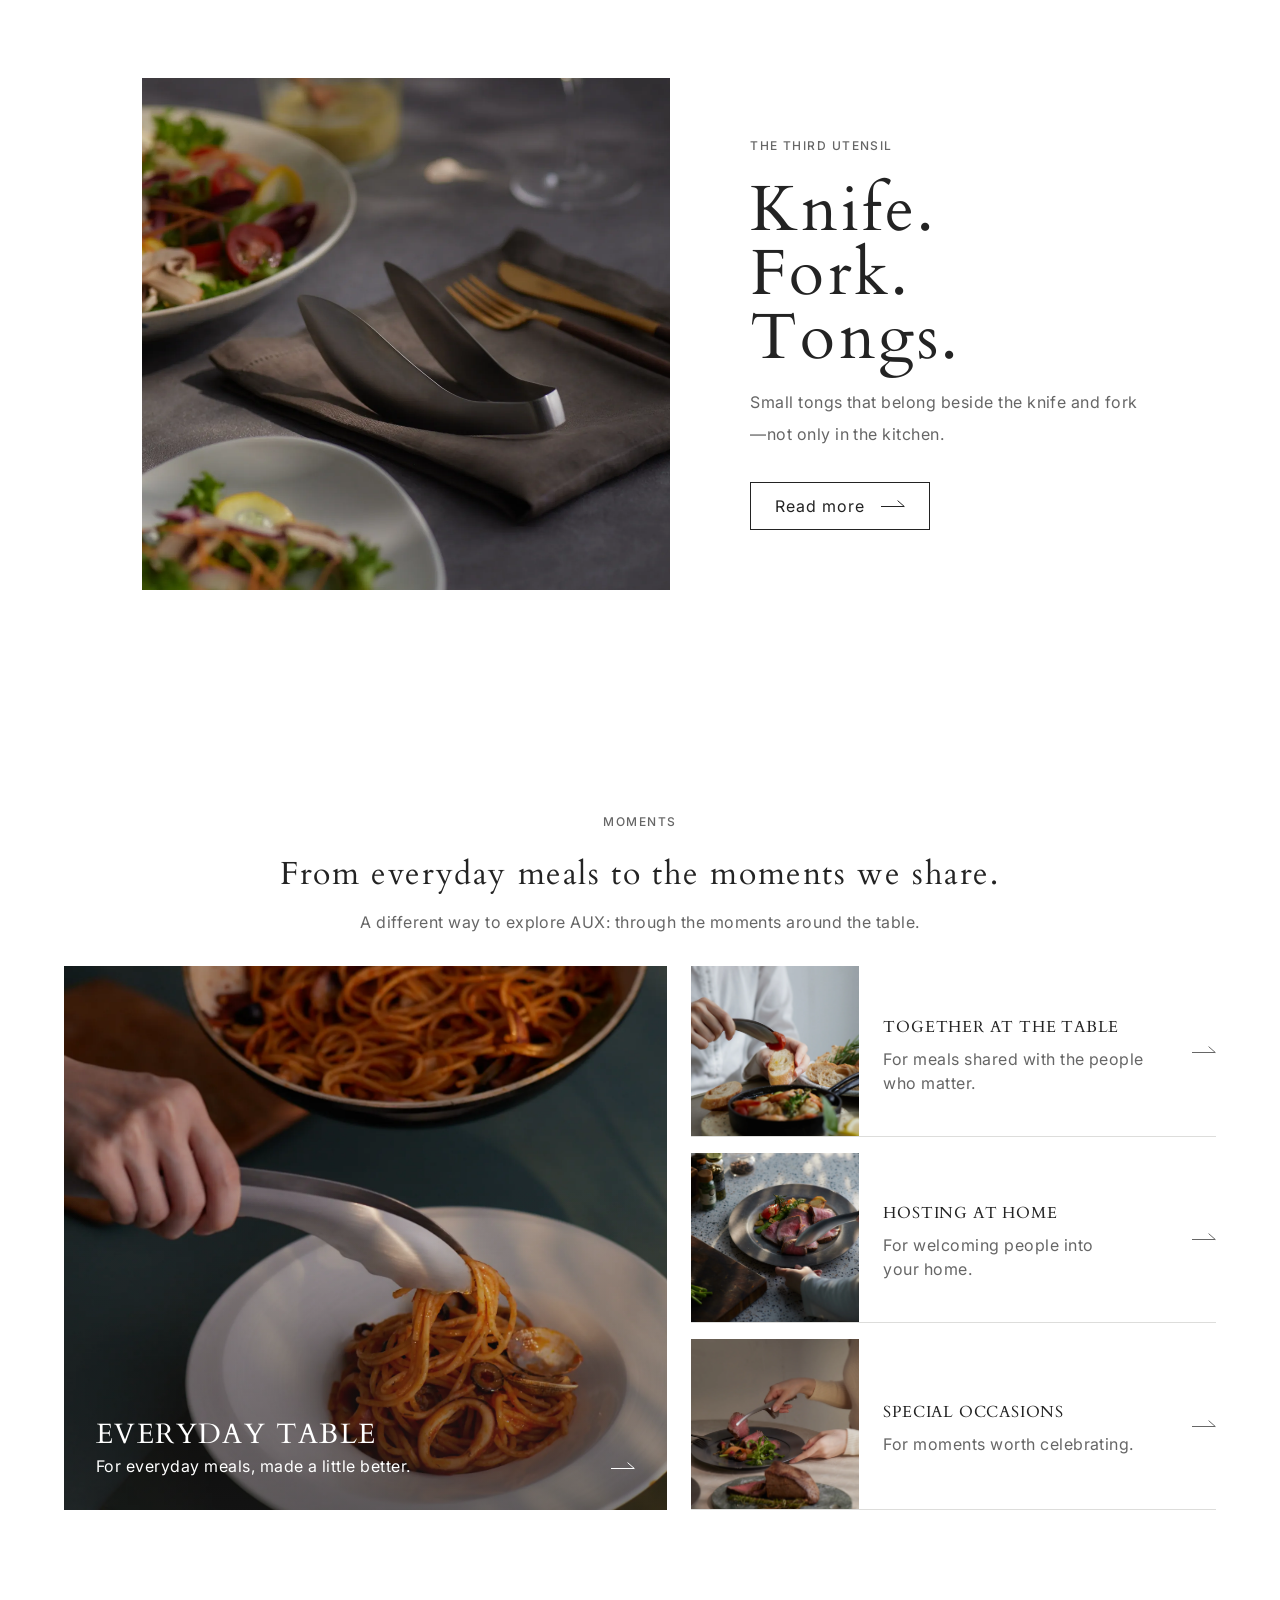
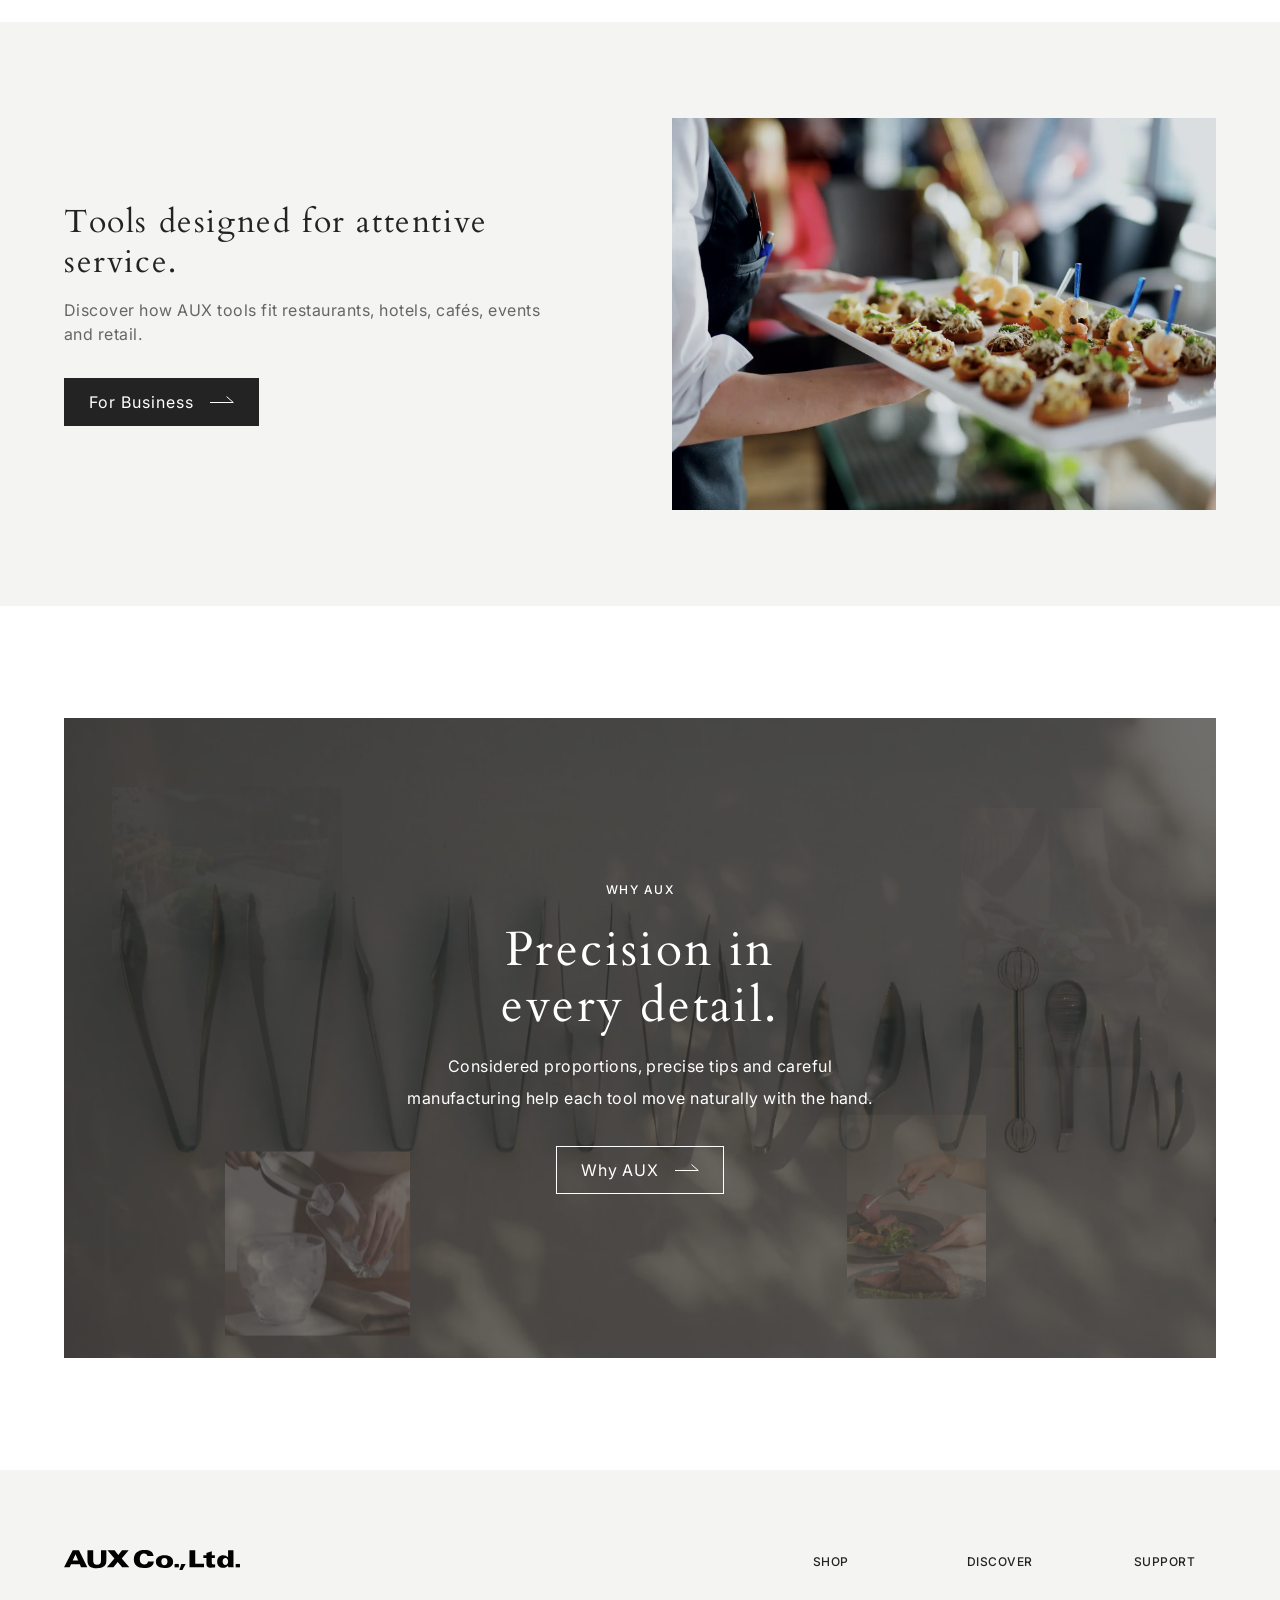
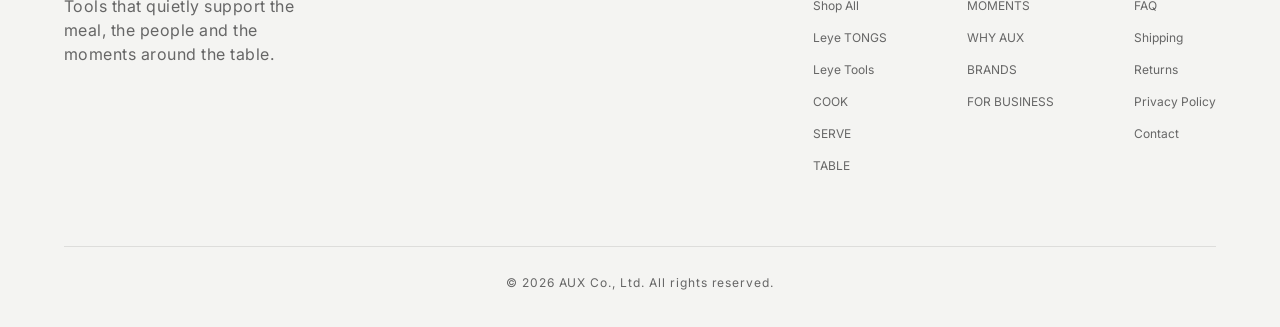
<file: leye-type.html>
<!doctype html><html lang="en"><head><meta charset="utf-8"><meta name="viewport" content="width=device-width,initial-scale=1"><title>AUX — leye type logo</title><script>(function(){var q=new URLSearchParams(location.search);q.set("logo","leye-type");location.replace("./index.html?"+q.toString()+location.hash);})();</script><noscript><meta http-equiv="refresh" content="0;url=./index.html?logo=leye-type"></noscript></head><body><p><a href="./index.html?logo=leye-type">Open AUX with the leye type logo</a></p></body></html>
</file>
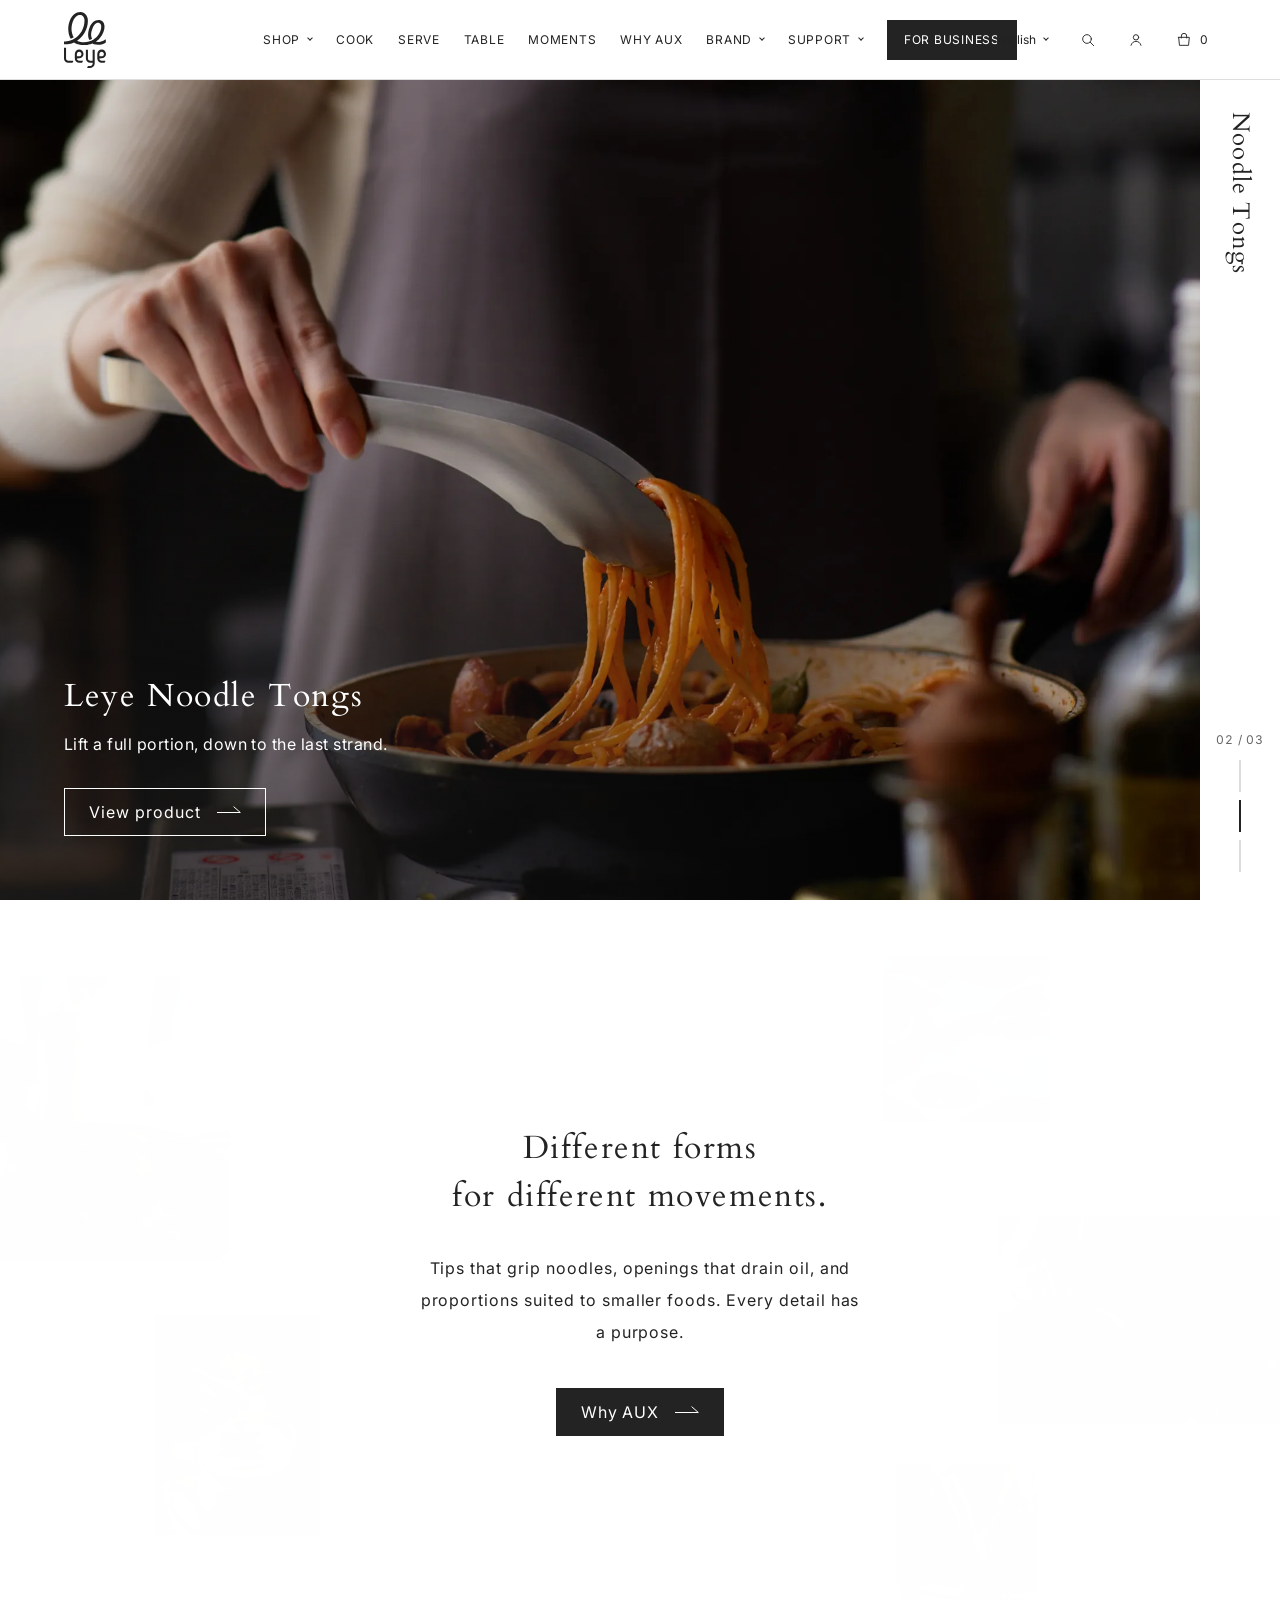
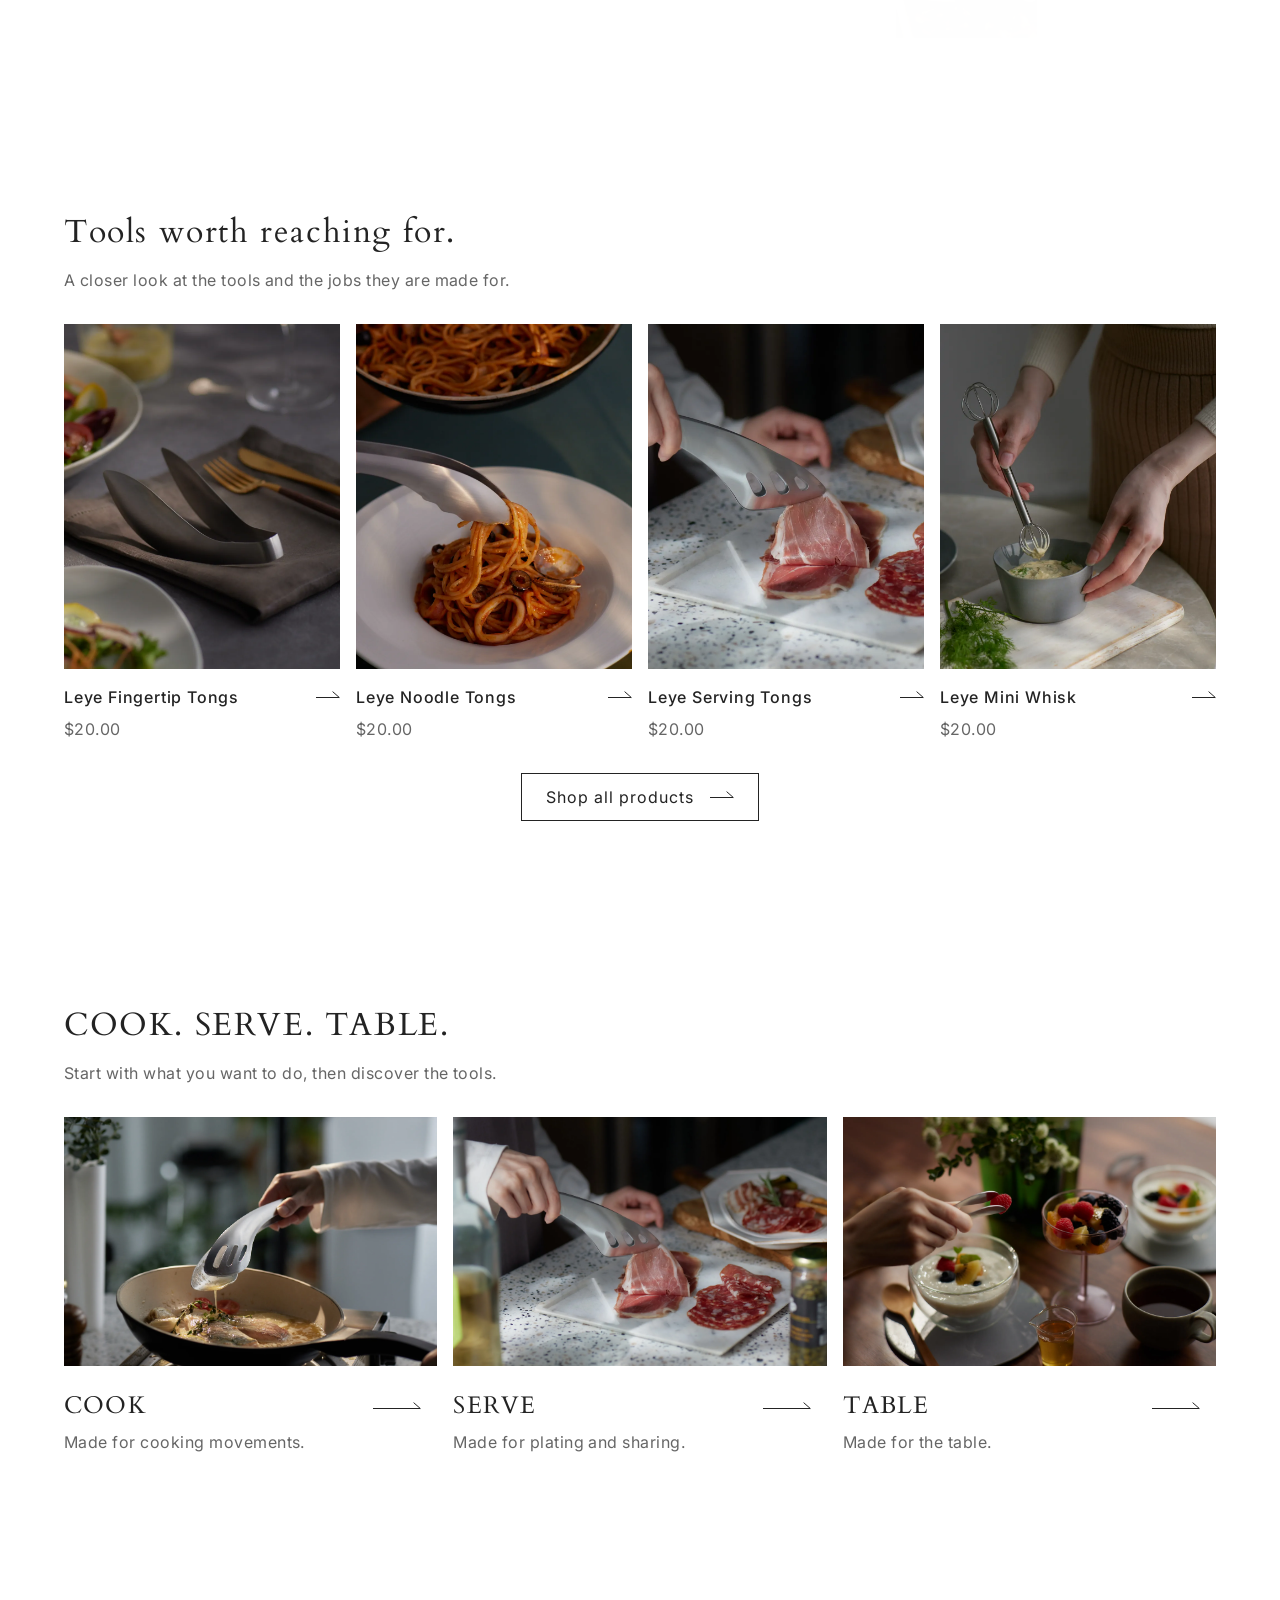
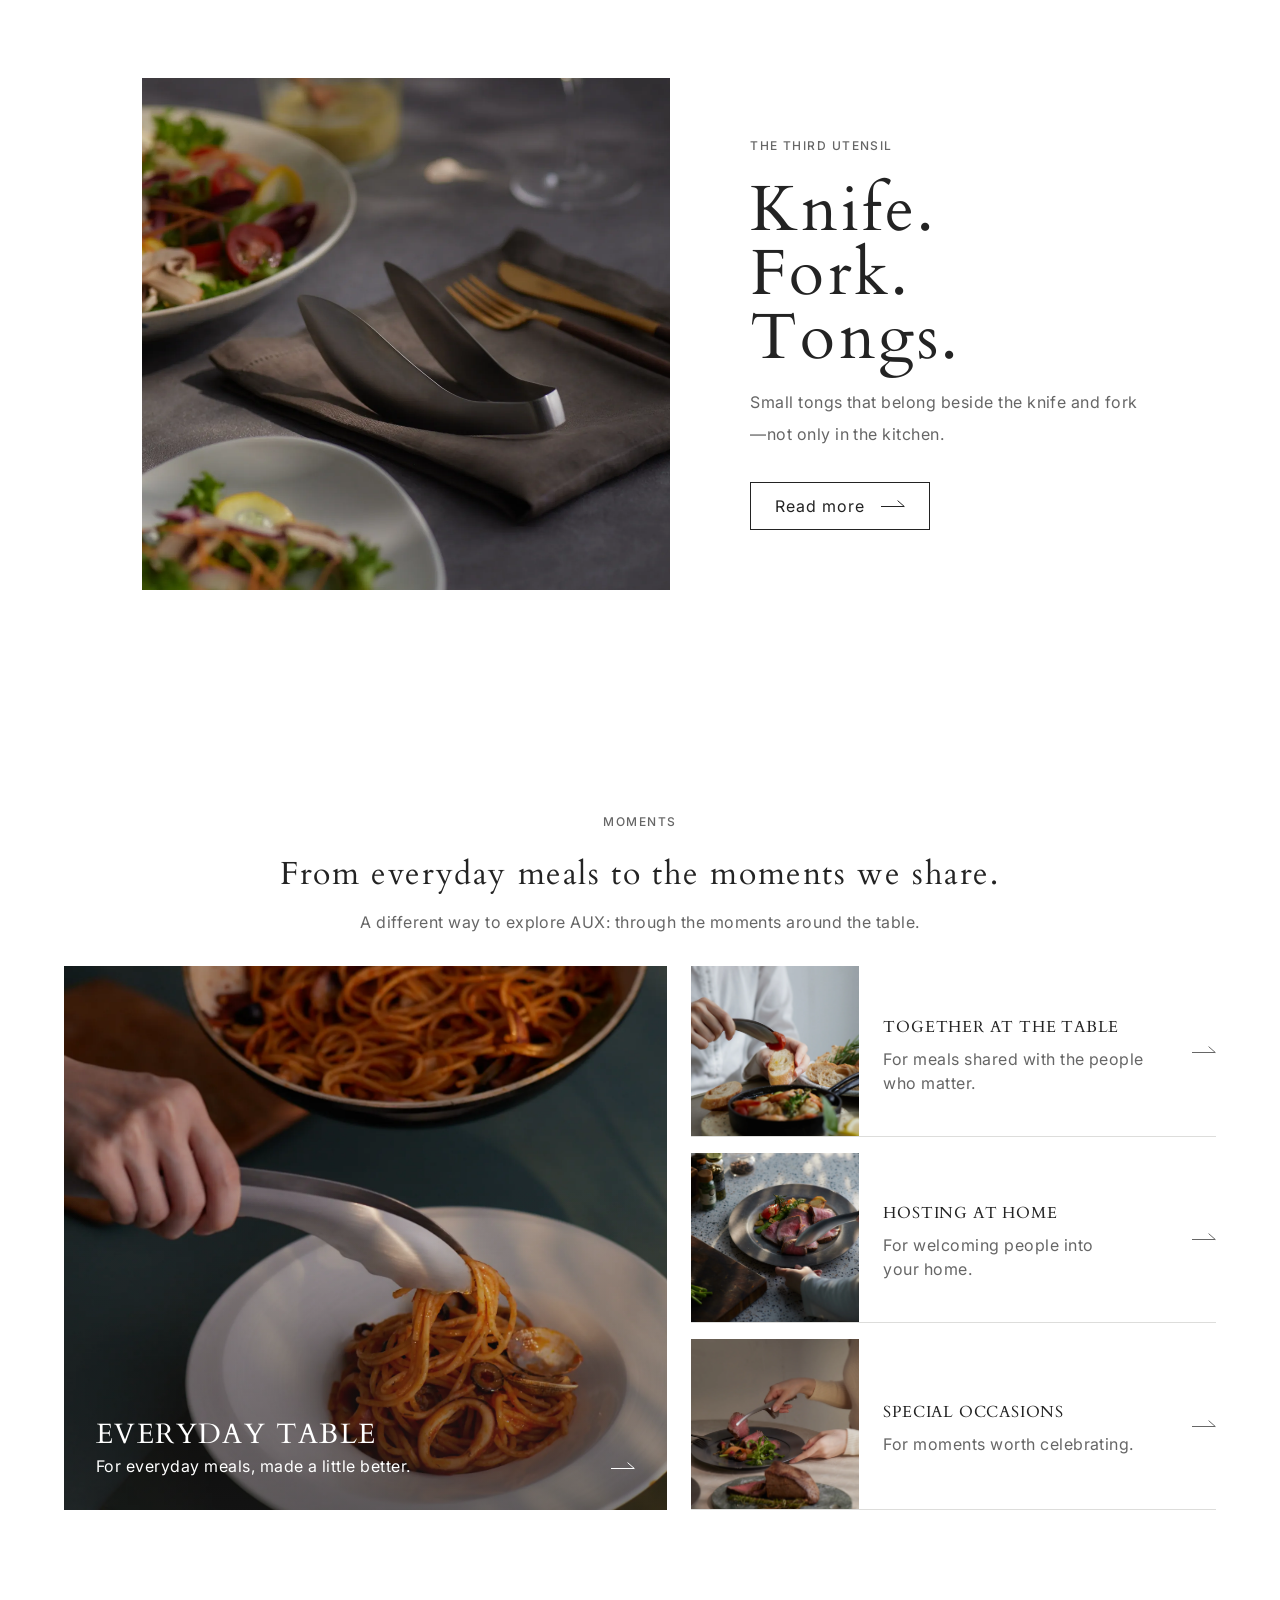
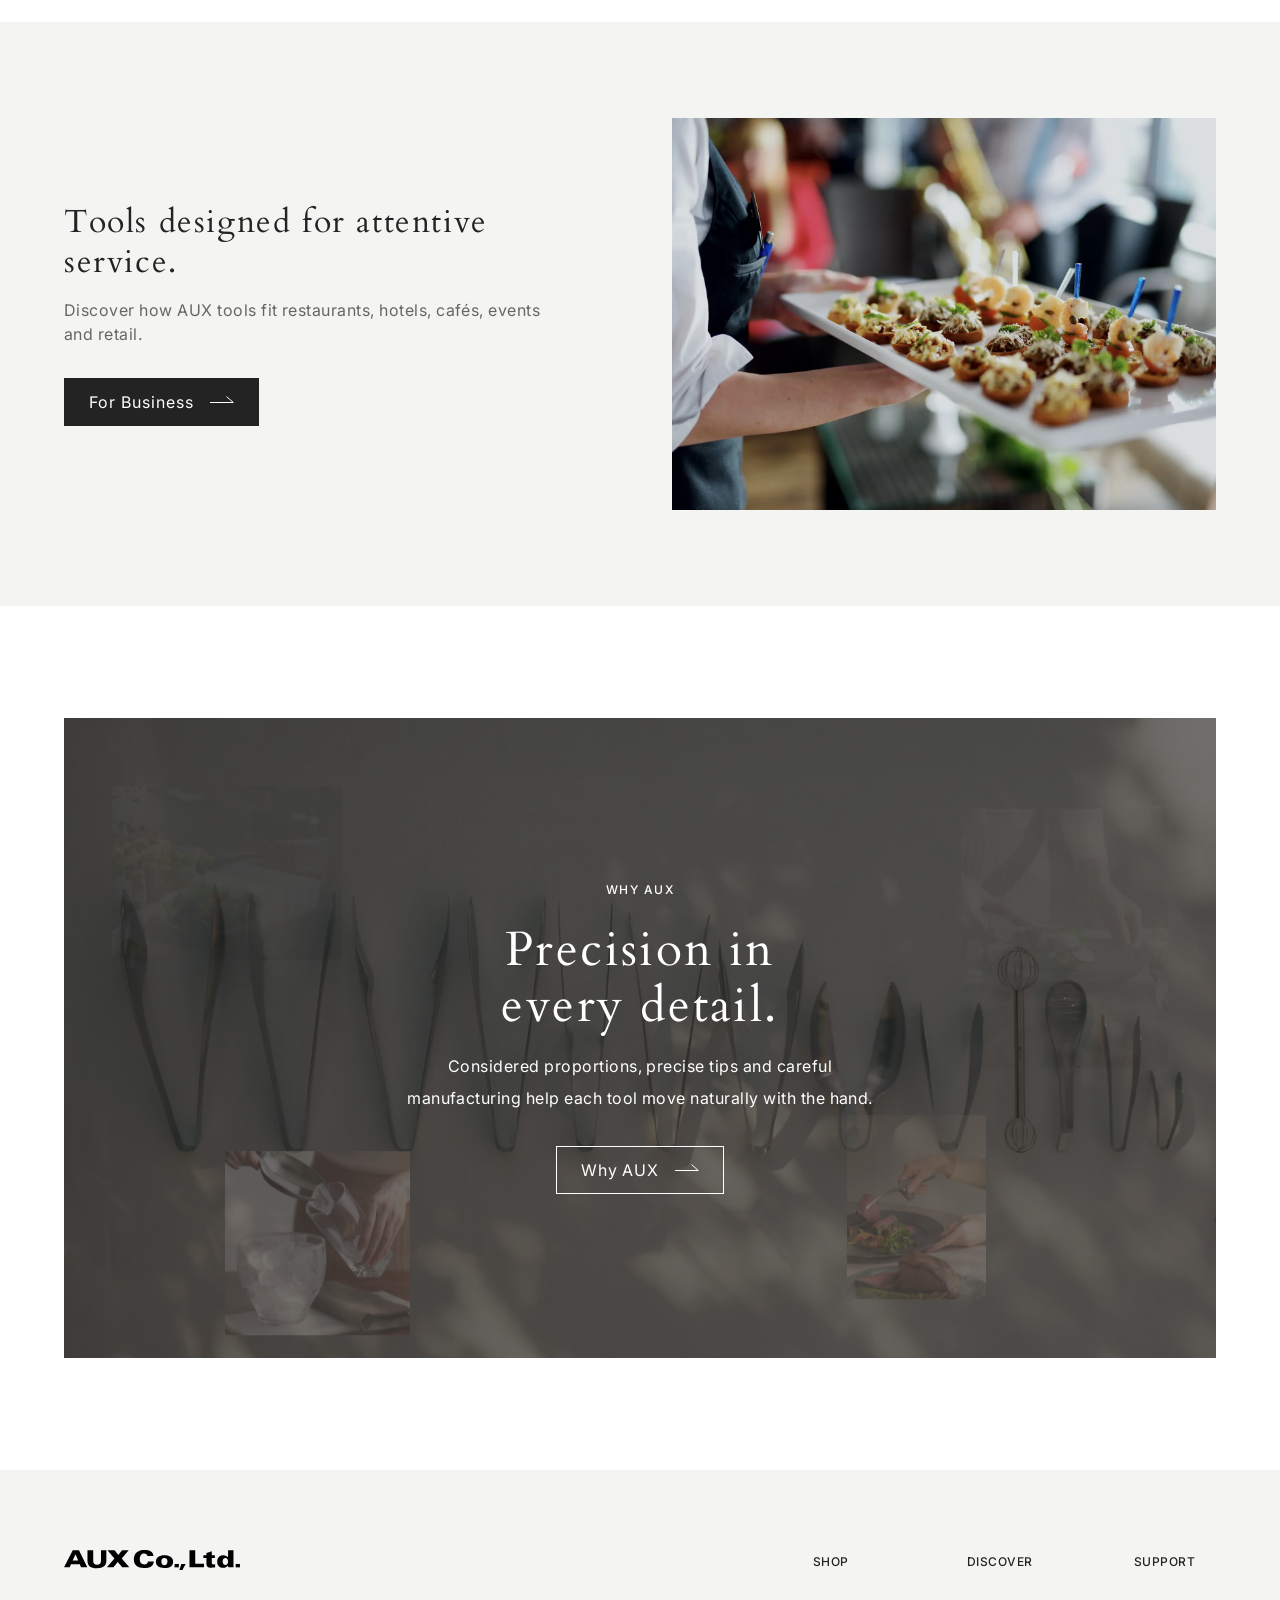
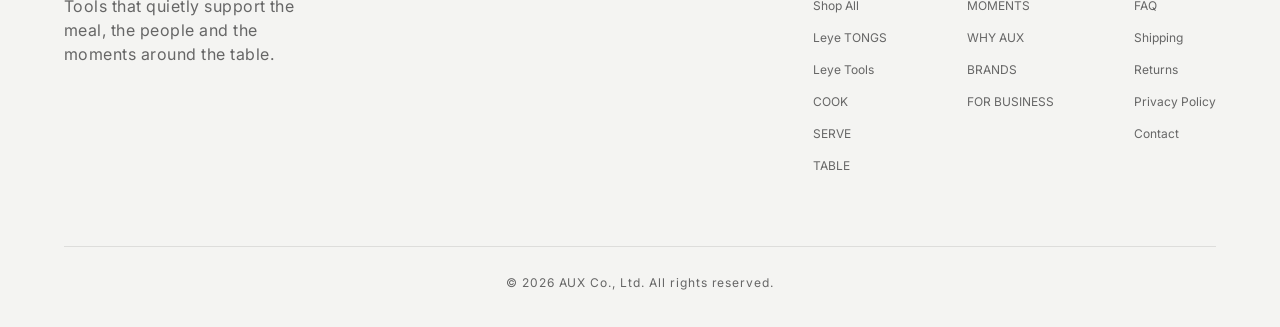
<file: leye.html>
<!doctype html><html lang="en"><head><meta charset="utf-8"><meta name="viewport" content="width=device-width,initial-scale=1"><title>AUX — leye logo</title><script>(function(){var q=new URLSearchParams(location.search);q.set("logo","leye");location.replace("./index.html?"+q.toString()+location.hash);})();</script><noscript><meta http-equiv="refresh" content="0;url=./index.html?logo=leye"></noscript></head><body><p><a href="./index.html?logo=leye">Open AUX with the leye logo</a></p></body></html>
</file>
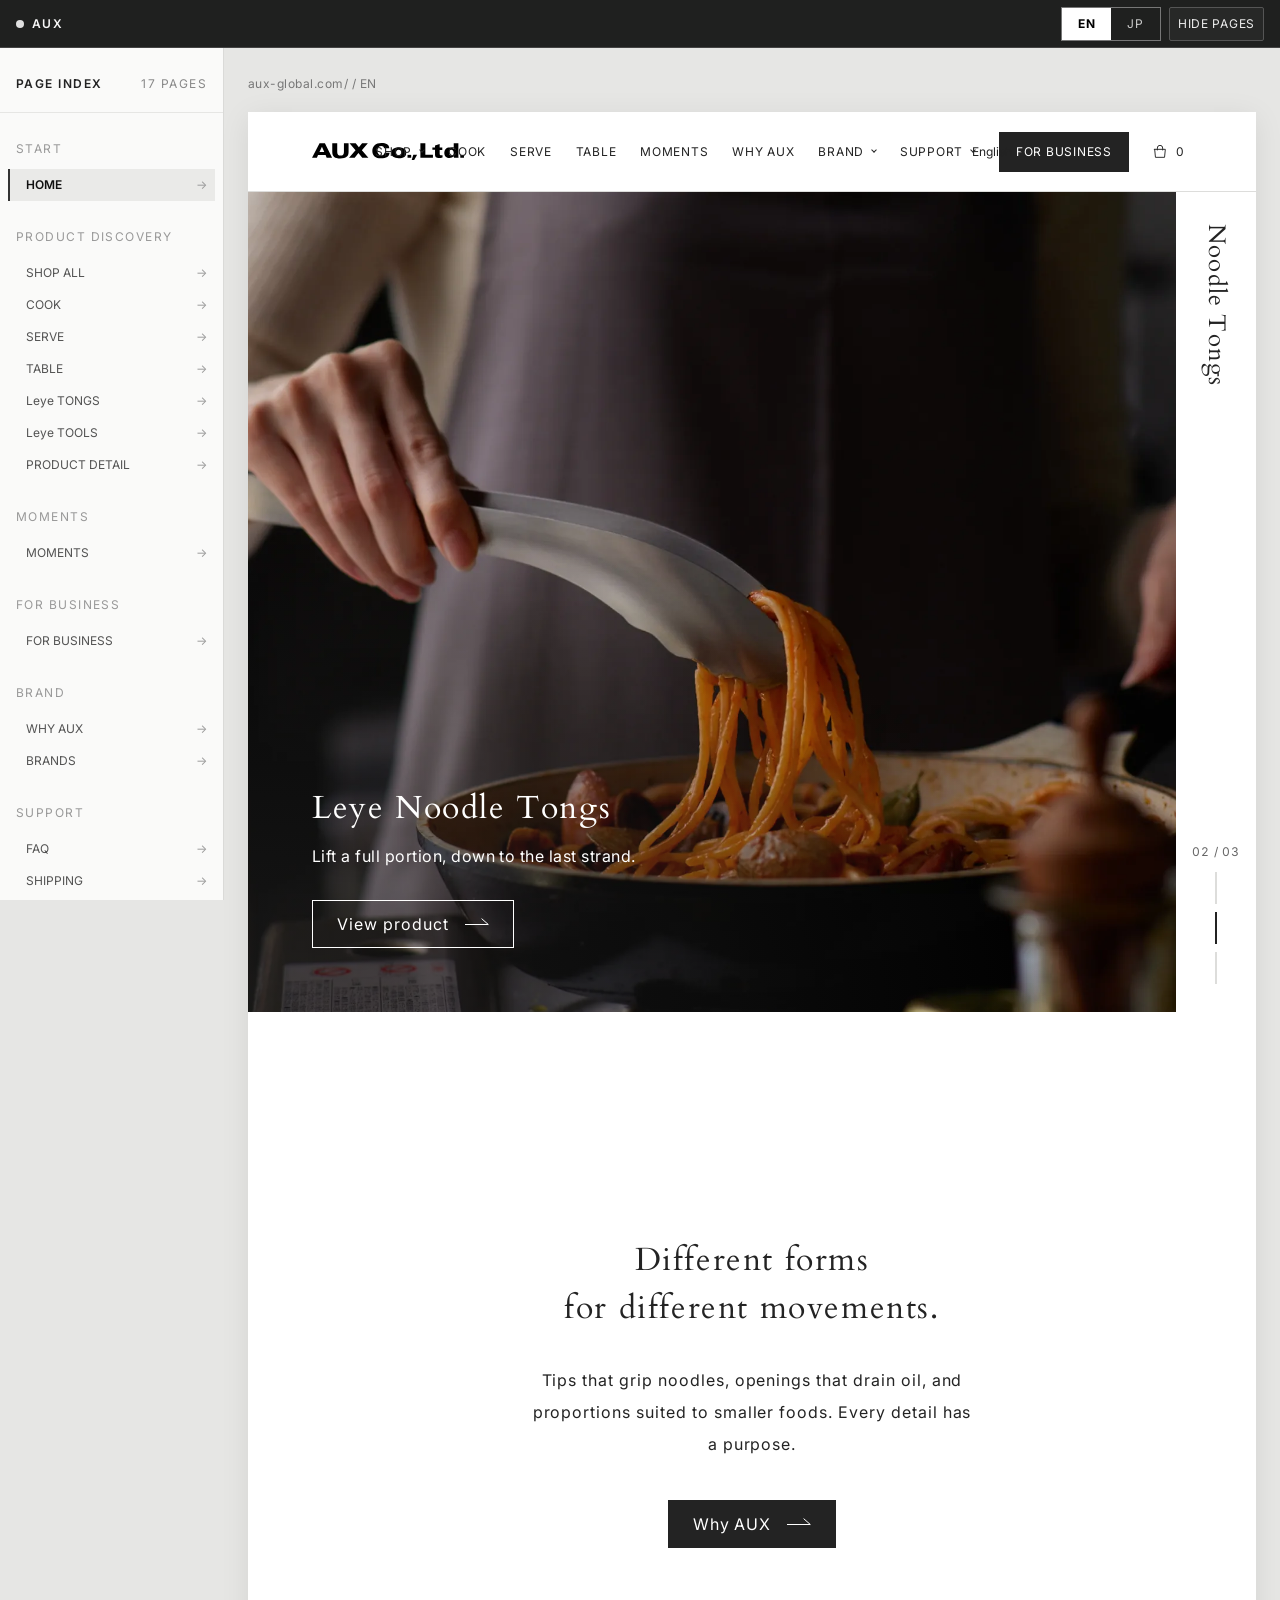
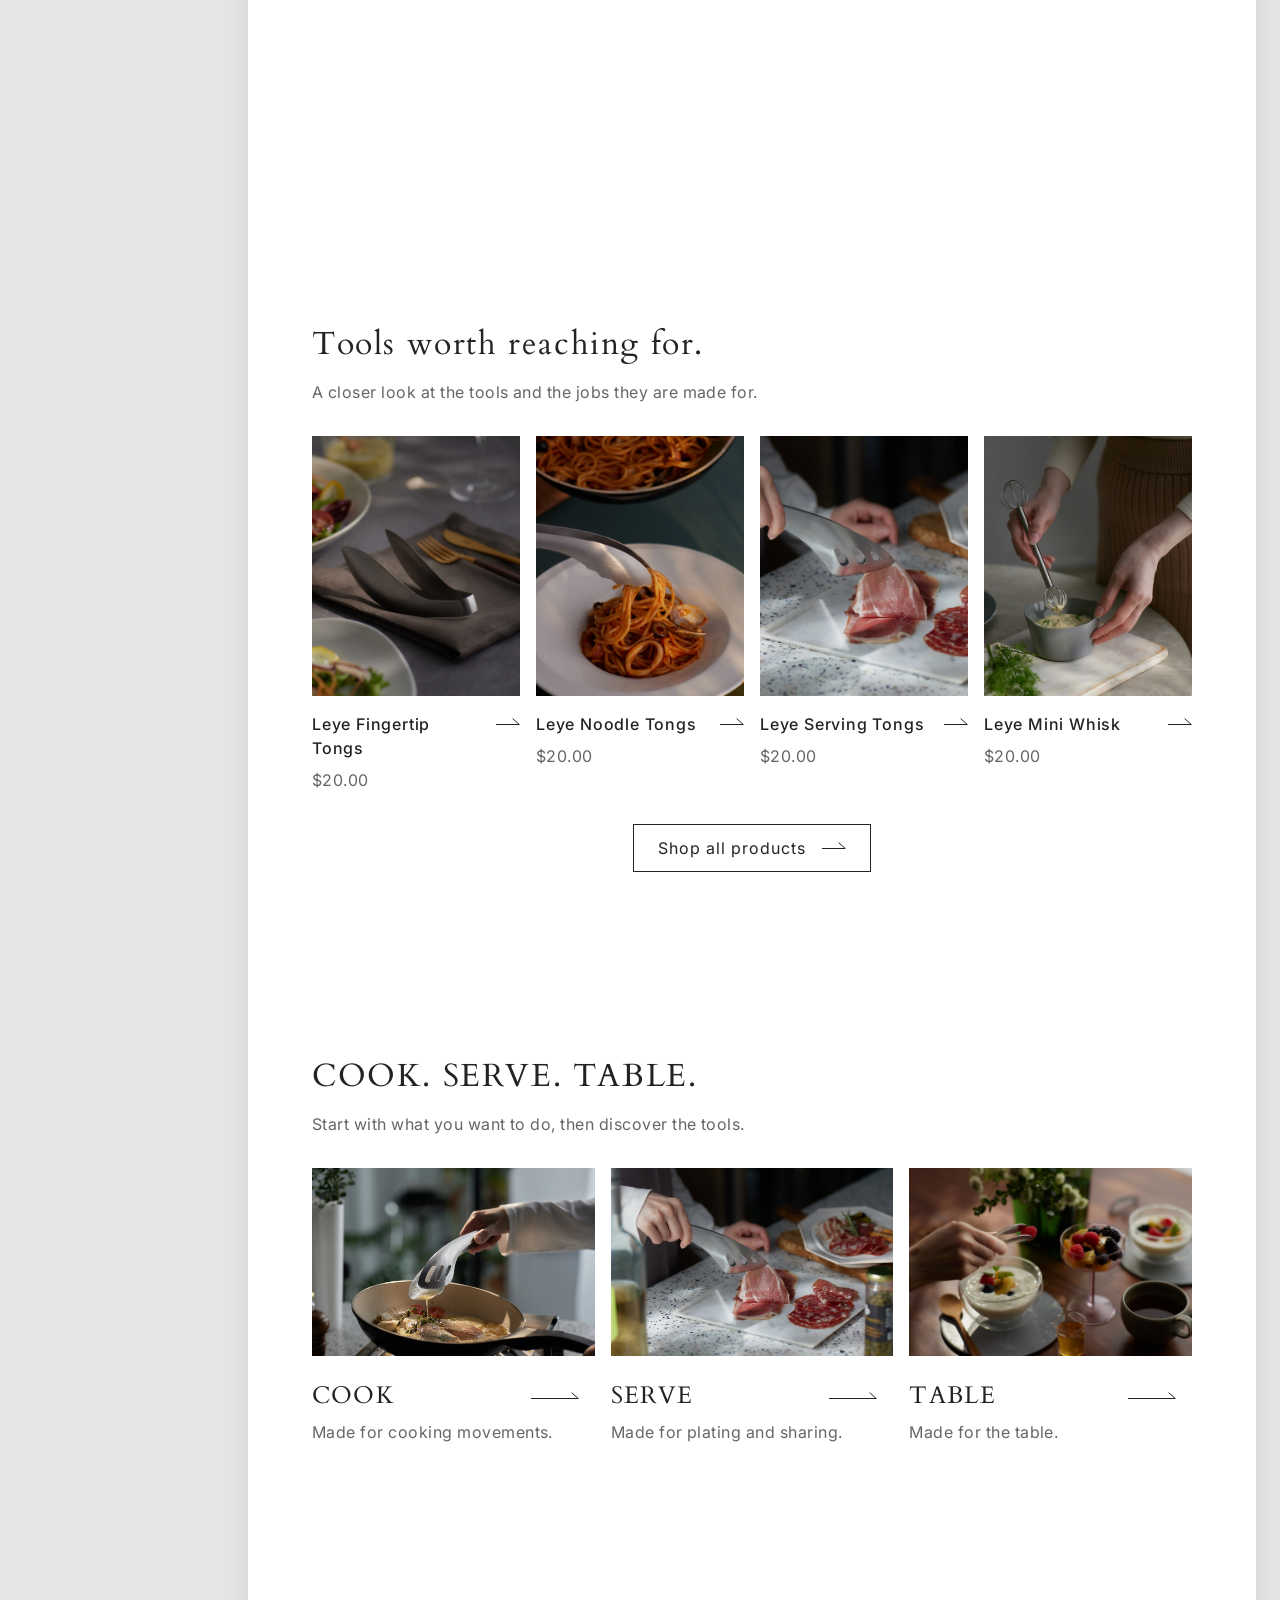
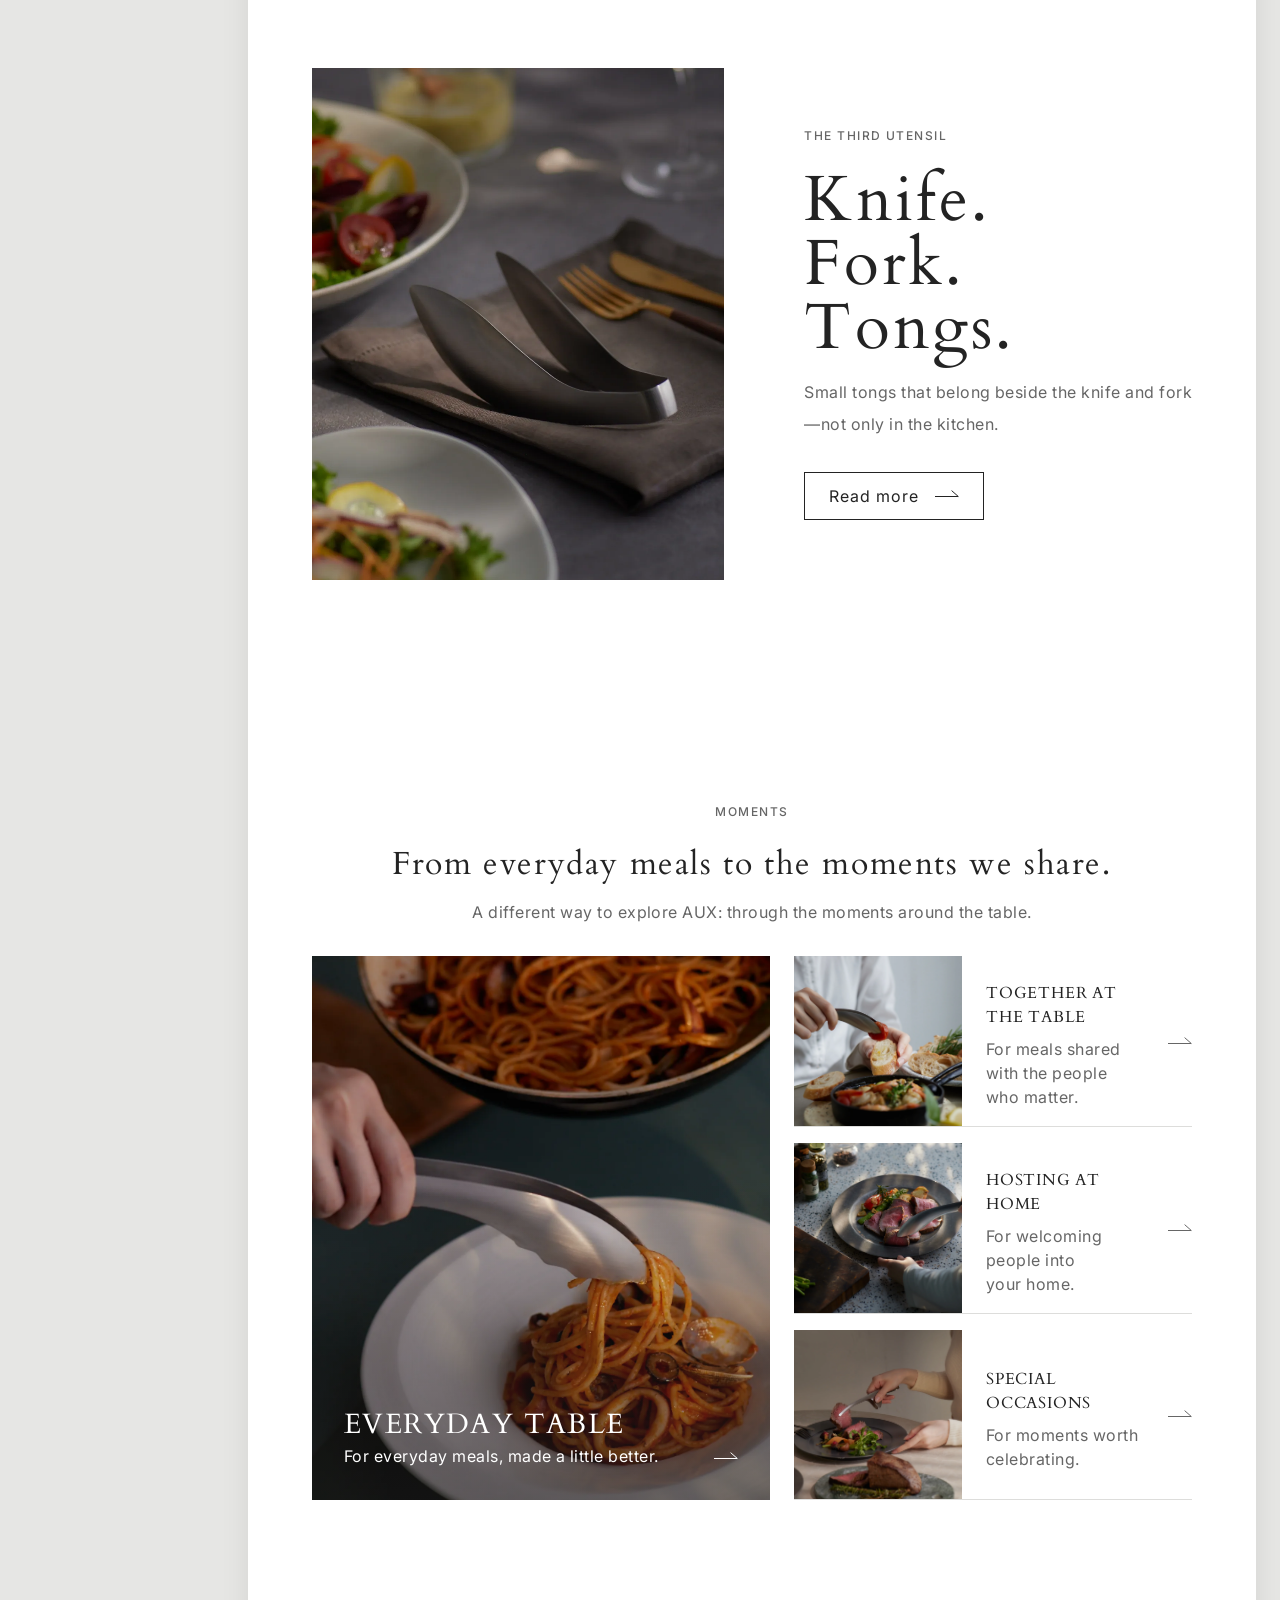
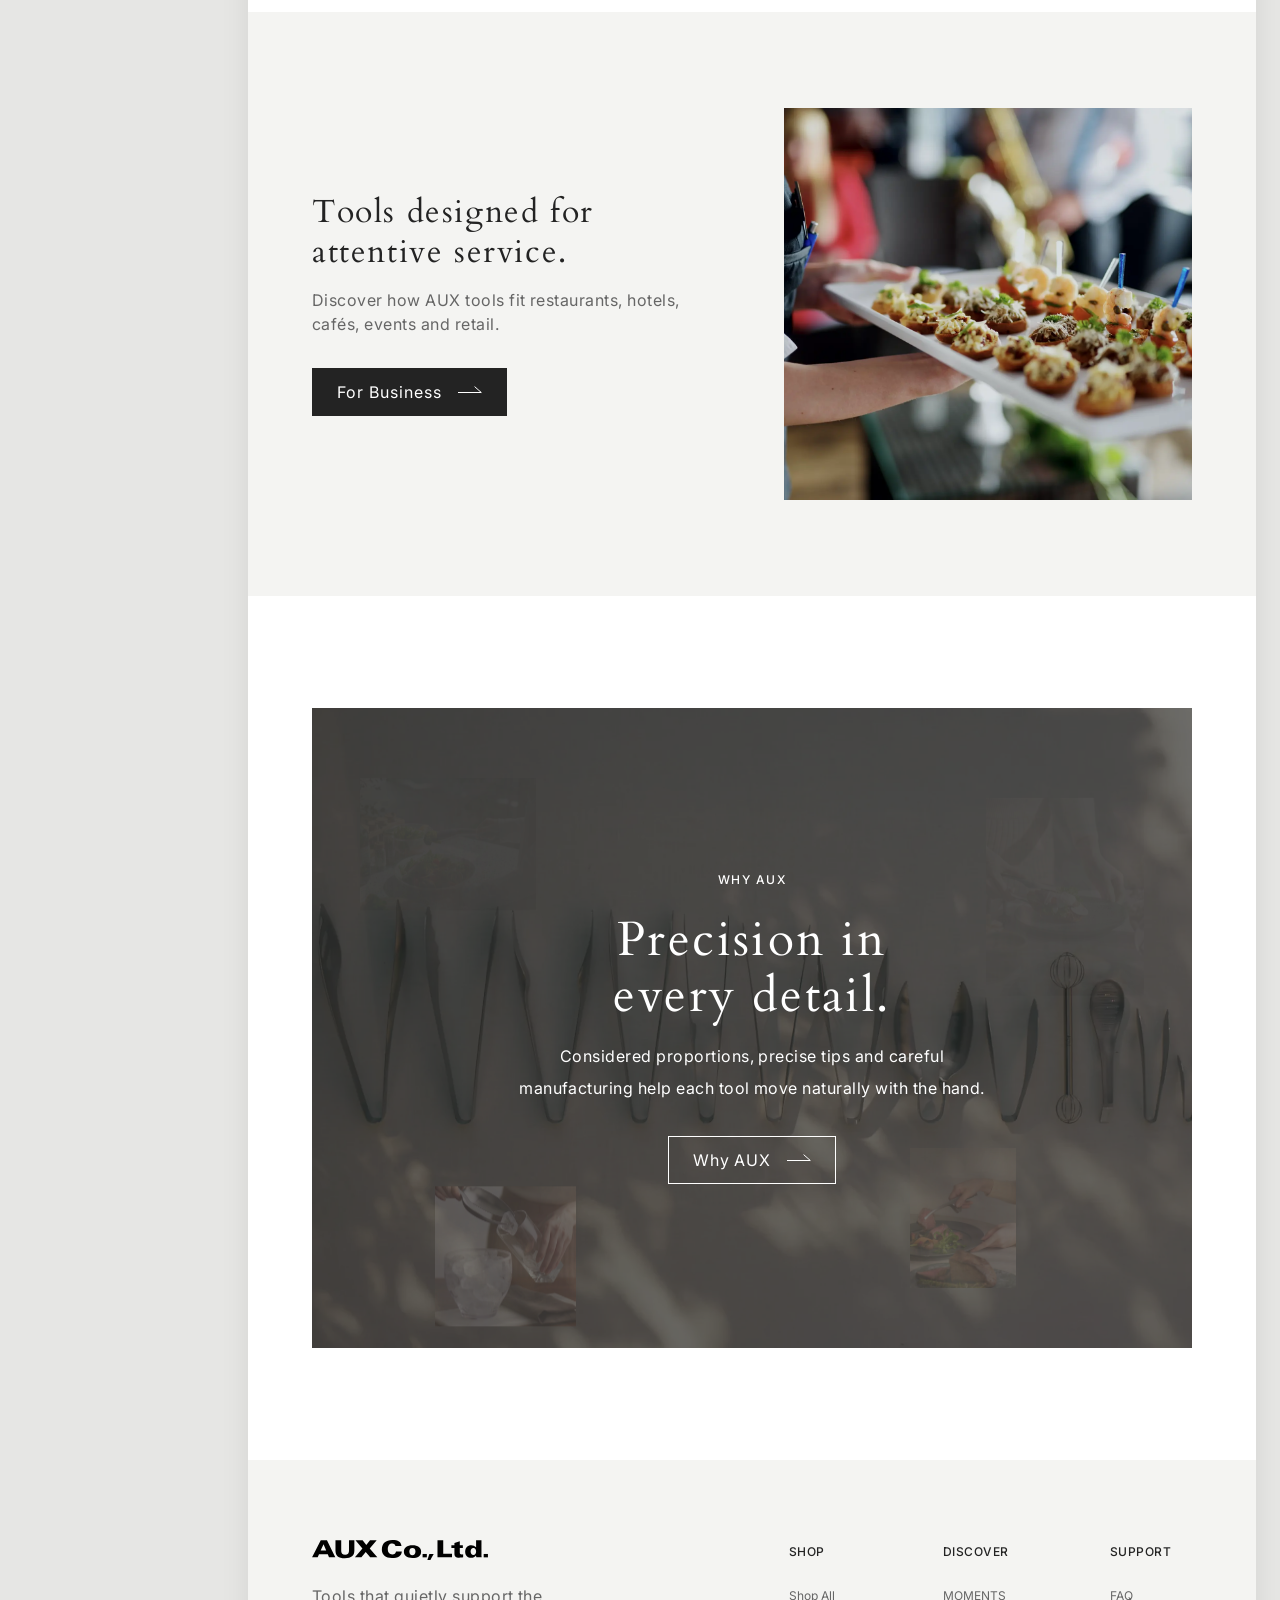
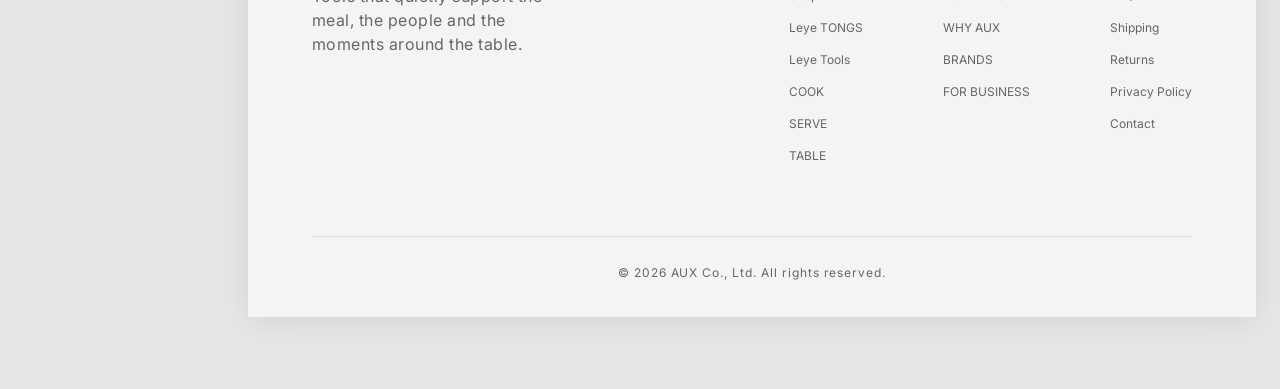
<file: review.html>
<!doctype html><html lang="en"><head><meta charset="utf-8"><meta name="viewport" content="width=device-width,initial-scale=1"><title>AUX — Review View</title><script>(function(){var q=new URLSearchParams(location.search);q.set("review","1");location.replace("./index.html?"+q.toString()+location.hash);})();</script><noscript><meta http-equiv="refresh" content="0;url=./index.html?review=1"></noscript></head><body><p><a href="./index.html?review=1">Open AUX review</a></p></body></html>
</file>
<file: v2.css>
/* AUX Global EC — English master visual wireframe
   New, independent UI system. KINTO USA is a visual reference only. */
:root{
  /* V1 typography tracking: no arbitrary one-off values. */
  --tracking-display:.035em;
  --tracking-heading:.05em;
  --tracking-body:.03em;
  --tracking-ui:.06em;
  --tracking-eyebrow:.12em;
  --tracking-index:.08em;
  /* V1 FOUNDATION:8px spatial rhythm, 4px typography sub-grid, 8px line-height rhythm. */
  --grid:8px;
  --space-0:0px;
  --space-half:4px;
  --space-1:8px; --space-2:16px; --space-3:24px; --space-4:32px;
  --space-5:40px; --space-6:48px; --space-7:56px; --space-8:64px;
  --space-9:72px; --space-10:80px; --space-12:96px;
  --space-14:112px; --space-16:128px;
  --space-20:160px; --space-24:192px; --space-28:224px; /* large editorial whitespace */
  --container:1280px; --container-wide:1440px; --page-gutter:80px;
  --fs-meta:12px; --lh-meta:16px;
  --fs-body:16px; --lh-body:24px;
  /* Quiet type volume (2026-10-14 brush-up): photography leads, type stays low.
     The only large setting is --fs-statement, reserved for one brand statement per page. */
  --fs-card-title:16px; --lh-card-title:24px;
  --fs-lead:16px; --lh-lead:32px;
  --fs-h3:24px; --lh-h3:32px;
  --fs-h2:32px; --lh-h2:40px;
  --fs-h1:48px; --lh-h1:56px;
  --fs-statement:64px; --lh-statement:64px;

  /* COLOR SYSTEM (2026-10-14): five values, one role each. No other greys on the storefront.
     white   — page background; text and buttons placed on photographs
     surface — tonal panels: footer, business band, image placeholders, hover fills
     line    — hairlines, dividers, inactive pager dots
     muted   — secondary text (descriptions, captions, labels, meta); borders of form controls
     ink     — primary text, headings, primary buttons, active states, focus rings, link underlines
     Photo scrims are ink at reduced opacity (color-mix). --frame is review chrome only. */
  --white:#fff;
  --surface:#f4f4f2;
  --line:#dddddb;
  --muted:#666;
  --ink:#232323;
  --frame:#e6e6e4;
  --font:"Inter","Helvetica Neue","Arial","Hiragino Kaku Gothic ProN","Yu Gothic",sans-serif;
  --font-editorial:"Cardo","Baskerville","Georgia","Hiragino Mincho ProN","Yu Mincho",serif;
}
*{box-sizing:border-box}
html{scroll-behavior:smooth}
body{margin:0;background:var(--frame);color:var(--ink);font-family:var(--font);-webkit-font-smoothing:antialiased}
/* TYPE ROLES — one system throughout HOME, collections, PDP and brand pages.
   Cardo (Figma Make source) / Baskerville fallback for meaningful headings;
   Inter and Japanese Gothic fallback for prose, shopping labels and controls. */
#site-app h1,#site-app h2,#site-app h3{
 font-family:var(--font-editorial);font-weight:400;
}
#site-app h1{letter-spacing:var(--tracking-display)}
#site-app h2,#site-app h3{letter-spacing:var(--tracking-heading)}
#site-app .product-card h3,
#site-app .business-grid h3,#site-app .feature-trio h3,#site-app .process-item h3,
#site-app .form-collage h3,
#site-app .pdp-use-trio h3,#site-app .collection-value-grid h3,#site-app .pdp-comparison h3{
 font-family:var(--font);font-weight:500;
}
#site-app .section-label,#site-app .eyeline,#site-app .site-menu,
#site-app .site-util,#site-app .footer-group{
 font-family:var(--font);
}
button,input,textarea,select{font:inherit}
button{cursor:pointer;color:inherit;-webkit-appearance:none;appearance:none;border-radius:0}
a{color:inherit}
img{display:block;max-width:100%}
button:focus-visible,a:focus-visible{outline:2px solid var(--ink);outline-offset:4px}
.preview-bar{height:48px;background:#1f201f;color:#f6f6f6;display:flex;gap:16px;justify-content:space-between;align-items:center;padding:0 16px;position:sticky;top:0;z-index:100;border-bottom:1px solid #444}
.preview-brand{display:flex;align-items:center;gap:8px;font-size:12px;letter-spacing:var(--tracking-eyebrow);white-space:nowrap}
.preview-dot{width:8px;height:8px;border-radius:50%;background:#e0e0e0}
.preview-brand strong{font-weight:600}
.preview-sub{color:#9c9d9c;font-size:12px;letter-spacing:var(--tracking-index)}
.preview-actions{display:flex;align-items:center;gap:8px}
.preview-control{background:#272827;border:1px solid #555;color:#eee;border-radius:2px;padding:8px 8px;font-size:12px;letter-spacing:var(--tracking-ui)}
.preview-control.active{background:#f7f7f7;color:#222}
.lang-control{border:1px solid #777;display:flex}
.lang-control button{border:0;background:transparent;color:#ccc;padding:8px 16px;font-size:12px;letter-spacing:var(--tracking-ui)}
.lang-control button.active{background:white;color:black;font-weight:700}
.preview-layout{display:grid;grid-template-columns:224px minmax(0,1fr);min-height:calc(100vh - 48px);transition:grid-template-columns .18s}
.preview.no-rail .preview-layout{grid-template-columns:0 minmax(0,1fr)}
.page-rail{overflow:hidden;background:#fafaf9;border-right:1px solid #dadad8;position:sticky;top:48px;align-self:start;height:calc(100vh - 48px);display:flex;flex-direction:column;min-width:0}
.rail-heading{padding:24px 16px 16px;display:flex;align-items:center;justify-content:space-between;font-size:12px;letter-spacing:var(--tracking-eyebrow);border-bottom:1px solid #e6e6e4;font-weight:600}
.rail-heading span{font-weight:400;color:#888;font-size:12px}
#page-index{padding:16px 8px;overflow-y:auto;min-height:0;flex:1}
.rail-group{margin-bottom:16px}
.rail-label{padding:8px 8px 8px;font-size:12px;letter-spacing:var(--tracking-eyebrow);color:#999}
.rail-button{display:flex;width:100%;border:0;border-left:2px solid transparent;background:transparent;text-align:left;padding:8px 8px 8px 16px;align-items:center;justify-content:space-between;gap:8px;color:#535353;font-size:12px;line-height:16px}
.rail-button:hover{background:#f1f1ef}
.rail-button.active{color:#111;background:#eaeae8;border-left-color:#333;font-weight:600}
.rail-button small{color:#9b9b9b;font-size:12px;font-weight:400}
.rail-foot{border-top:1px solid #e2e2df;padding:16px 16px;color:#9e9e9e;font-size:12px;line-height:16px}
.stage{padding:24px 24px 72px;min-width:0}
.stage-meta{width:min(100%,1440px);margin:0 auto 16px;display:flex;justify-content:space-between;gap:16px;color:#777;font-size:12px}
.stage-note{font-size:12px;letter-spacing:var(--tracking-index);color:#aaa}
.site-frame{width:min(100%,1440px);min-height:80vh;margin:0 auto;background:var(--white);box-shadow:0 5px 28px rgba(0,0,0,.08);overflow:hidden}
#site-app{min-height:70vh;background:var(--white)}
.site-header{height:80px;display:flex;align-items:center;gap:32px;padding:0 var(--page-gutter);background:var(--white)}
.site-wordmark{border:0;background:none;padding:0;min-width:96px;display:flex;flex-direction:column;align-items:flex-start;color:var(--ink)}
.site-wordmark .logo-big{font-family:Arial,Helvetica,sans-serif;font-size:28px;font-weight:700;letter-spacing:var(--tracking-display);line-height:32px}
.site-wordmark .logo-small{font-size:12px;font-weight:600;letter-spacing:var(--tracking-eyebrow);margin-top:8px}
.site-menu{display:flex;gap:32px;margin-left:auto;align-items:center;height:100%}
.site-menu button{border:0;background:transparent;font-size:12px;white-space:nowrap;letter-spacing:var(--tracking-ui);height:100%;padding:0;position:relative}
/* Current page: a 2px ink stroke under the menu item (was a 4px bar; thinned 2026-11-18). */
.site-menu button.active:after{content:"";position:absolute;bottom:0;left:0;right:0;height:0;border-bottom:2px solid var(--ink)}
.site-util{display:flex;gap:16px;align-items:center;margin-left:16px}
.site-util button{padding:8px;border:0;background:none;display:flex;align-items:center;gap:8px;color:var(--ink);font-size:12px;white-space:nowrap}
.site-util svg{width:16px;height:16px;stroke:currentColor;fill:none;stroke-width:1.4;stroke-linecap:round}
.site-menu-mobile{display:none}
.site-section{padding:112px var(--page-gutter);background:var(--white)}
.site-section.compact{padding-top:72px;padding-bottom:72px}
/* Sections no longer alternate white / mist bands: whitespace separates them.
   Tonal fills stay on panels (hero, business split, footer), not on full sections. */
.site-section.mist{background:var(--white)}
.site-section.cloud{background:var(--surface)}
.site-section.ink{background:var(--ink);color:var(--white)}
.site-section.no-pad{padding:0}
.section-label{font-size:12px;letter-spacing:var(--tracking-eyebrow);font-weight:500;color:var(--muted);text-transform:uppercase;margin-bottom:24px}
.ink .section-label{color:var(--muted)}
.page-display{font-size:clamp(40px,4.4vw,76px);font-weight:350;line-height:88px;letter-spacing:var(--tracking-display);margin:0}
.display-medium{font-size:clamp(32px,3.35vw,56px);font-weight:350;line-height:64px;letter-spacing:var(--tracking-heading);margin:0}
.display-small{font-size:clamp(24px,2.6vw,40px);font-weight:350;line-height:48px;letter-spacing:var(--tracking-heading);margin:0}
.eyeline{display:flex;align-items:center;gap:16px;margin-bottom:16px;color:var(--muted);font-size:12px;letter-spacing:var(--tracking-eyebrow)}
.body-lg{font-size:16px;line-height:24px;letter-spacing:var(--tracking-body);color:var(--muted);max-width:592px}
.body-md{font-size:16px;line-height:24px;color:var(--muted);max-width:592px}
.body-sm{font-size:12px;line-height:16px;color:var(--muted)}
.ink .body-lg,.ink .body-md,.ink .body-sm{color:var(--muted)}
.section-head{margin-bottom:32px}
.section-head .body-md{margin:16px 0 0;max-width:720px}
.section-head.center{text-align:center;margin-left:auto;margin-right:auto}
.section-head.center .body-md,.section-head.center .body-lg{margin-left:auto;margin-right:auto}
.photo{position:relative;overflow:hidden;background:var(--surface)}
.photo img{width:100%;height:100%;object-fit:cover;object-position:center;position:absolute;inset:0}
/* Product listings and feature collages: fill the assigned photo frame, with no interior letterboxing. */
.photo.contain img{object-fit:cover;object-position:center;background:transparent;padding:0}
.photo.aspect-wide{aspect-ratio:16/9}
.photo.aspect-land{aspect-ratio:4/3}
.photo.aspect-port{aspect-ratio:3/4}
.photo.aspect-square{aspect-ratio:1}
.photo.full-height{height:100%}
.photo-label{display:none;position:absolute;bottom:8px;left:8px;padding:8px 8px;background:var(--white);font-size:12px;line-height:16px;max-width:95%;z-index:2;color:var(--ink)}
.show-notes .photo-label{display:block}
.site-hero{background:var(--white)}
.hero-photo{height:clamp(416px,52vw,680px);position:relative}
.hero-photo .photo{width:100%;height:100%}
.hero-photo:after{content:"";pointer-events:none;position:absolute;inset:0;background:linear-gradient(90deg,color-mix(in srgb,var(--ink) 37%,transparent),color-mix(in srgb,var(--ink) 5%,transparent) 75%)}
.hero-overlay{position:absolute;z-index:2;left:var(--page-gutter);top:50%;transform:translateY(-50%);color:var(--white);width:55%}
.hero-overlay .eyeline{color:var(--white)}
.hero-overlay h1{font-weight:350;line-height:80px;letter-spacing:var(--tracking-display);font-size:clamp(44px,4.7vw,72px);margin:0 0 24px}
.hero-overlay p{font-size:16px;line-height:24px;color:var(--white);max-width:368px}
.hero-caption{padding:24px var(--page-gutter);display:flex;align-items:center;justify-content:space-between;gap:24px}
.hero-caption p{max-width:544px;margin:0;font-size:12px;line-height:16px;color:var(--muted)}
.btn-line{display:inline-flex;align-items:center;gap:16px;border:0;background:transparent;border-bottom:1px solid var(--ink);border-radius:0;color:var(--ink);text-decoration:none;padding:0 0 8px;white-space:nowrap;font-size:12px;letter-spacing:var(--tracking-ui);font-weight:500}

.ink .btn-line{color:var(--white);border-bottom-color:var(--white)}
/* BUTTONS — one component family. 48px min height, 0 24px padding, 16/24 type, UI tracking.
   .btn-fill     primary: ink fill, white text (ADD TO CART, FOR BUSINESS)
   .btn-outline  secondary: 1px ink outline, ink text; fills ink on hover
   .btn-outline.on-photo  the same outline in white, for buttons on photographs
   .btn-line     tertiary: text link with an ink underline
   .has-arrow    appends the harpoon arrow (.arw) to a fill / outline button */
.btn-fill,.btn-outline{display:inline-flex;align-items:center;justify-content:center;gap:16px;min-height:48px;padding:0 24px;letter-spacing:var(--tracking-ui);cursor:pointer;transition:background .15s,color .15s}
.btn-fill{background:var(--ink);border:1px solid var(--ink);color:var(--white)}
.btn-fill:hover{background:var(--white);color:var(--ink)}
.btn-outline{background:transparent;border:1px solid var(--ink);color:var(--ink)}
.btn-outline:hover{background:var(--ink);color:var(--white)}
.btn-outline.on-photo,.btn-outline.light{border-color:var(--white);color:var(--white)}
.btn-outline.on-photo:hover,.btn-outline.light:hover{background:var(--white);color:var(--ink)}
.btn-outline.on-photo:focus-visible{outline:2px solid var(--white);outline-offset:4px}

.btn-row{display:flex;gap:24px;align-items:center;flex-wrap:wrap;margin-top:32px}
.split{display:grid;grid-template-columns:1fr 1fr;gap:var(--space-6);align-items:center}
.split.reverse .photo{order:2}
.split .photo{height:clamp(352px,40vw,536px)}
.split-copy{padding:16px 0}
.editorial-statement{text-align:center;max-width:784px;margin:auto}
.editorial-statement h2{font-size:clamp(40px,5vw,72px);line-height:80px;font-weight:350;letter-spacing:var(--tracking-display);margin:0 0 24px}
.editorial-statement p{font-size:16px;line-height:24px;color:var(--muted);max-width:544px;margin:auto}
.product-collections{display:grid;grid-template-columns:repeat(3,1fr);gap:16px}
.category-card{cursor:pointer;display:block;text-align:left}
.category-card .photo{height:440px}
.category-card .card-meta{display:flex;align-items:center;justify-content:space-between;padding-top:24px;gap:8px}
.category-card h3{margin:0;font-size:20px;font-weight:450;letter-spacing:var(--tracking-heading)}
.category-card p{font-size:12px;line-height:16px;color:var(--muted);margin:8px 0 0}
.category-card .arrow{font-size:20px;font-weight:300}
.product-strip{display:grid;grid-template-columns:repeat(4,1fr);gap:16px}
.product-card{cursor:pointer;text-align:left}
.product-card .photo{aspect-ratio:4/5;background:var(--surface)}
.product-card h3{font-size:16px;font-weight:400;margin:16px 0 8px}
/* Japanese headings break only at the phrase marks (<wbr>); a phrase wider than its box still wraps. */
/* The wrap span must look exactly like its heading: `span` rules elsewhere (e.g. .moment-jumps button span) must not reach it. */
#site-app .jp-phrase{all:unset;word-break:keep-all;overflow-wrap:anywhere}
.product-card .product-sub{font-size:12px;color:var(--muted);line-height:16px;min-height:24px}
.product-card .price{font-size:12px;margin-top:8px;color:var(--muted)}
.moment-grid{display:grid;grid-template-columns:repeat(2,1fr);gap:32px 16px}
.moment-grid .photo{height:clamp(312px,32vw,448px)}
.moment-card{cursor:pointer}
.moment-card h3{font-size:24px;font-weight:400;margin:16px 0 8px;letter-spacing:var(--tracking-heading)}
.moment-card p{font-size:12px;color:var(--muted);line-height:16px;margin:0}
.business-grid{display:grid;grid-template-columns:repeat(3,1fr);gap:40px 16px}
.business-grid .photo{aspect-ratio:4/3}
.business-grid h3{font-size:16px;font-weight:450;line-height:24px;margin:16px 0 8px}
.business-grid p{font-size:12px;line-height:16px;color:var(--muted)}
.feature-trio{display:grid;grid-template-columns:repeat(3,1fr);gap:16px}
.feature-trio .photo{aspect-ratio:1}
.feature-trio h3{font-size:16px;margin:16px 0 8px;font-weight:500}
.feature-trio p{font-size:12px;line-height:16px;color:var(--muted);margin:0}
.detail-hero{display:grid;grid-template-columns:.88fr 1.12fr;align-items:center}
.detail-copy{padding:80px var(--space-10) 80px var(--space-12);display:flex;flex-direction:column;justify-content:center}
.detail-copy .body-lg{margin:24px 0 0}
.detail-hero .photo{aspect-ratio:3/2}
.collection-banner{display:grid;grid-template-columns:44% 56%;align-items:center}
.collection-banner .detail-copy{padding:72px var(--space-10) 72px var(--space-12)}
.collection-banner .photo{aspect-ratio:3/2}
/* Tablet and phone: the 3:2 photo sits above the copy (beside it, it would float in a taller text column). */
@media(max-width:880px){.detail-hero,.collection-banner{grid-template-columns:minmax(0,1fr)}.detail-hero .photo,.collection-banner .photo{order:-1}.detail-hero .detail-copy,.collection-banner .detail-copy{padding:var(--space-5) var(--page-gutter) var(--space-6)}}
/* Small laptops / tablets in landscape: the copy column starts at the page gutter so the headings fit without breaking inside a word. */
@media(min-width:881px) and (max-width:1168px){.detail-hero .detail-copy,.collection-banner .detail-copy{padding-left:var(--page-gutter);padding-right:var(--space-6)}}
.collection-lead{display:grid;grid-template-columns:1fr 1fr;gap:var(--space-6);align-items:start;margin-bottom:32px}
.collection-lead h2{margin:0}
.collection-lead p{margin:0}
.filterline{display:flex;justify-content:space-between;gap:8px;align-items:center;padding:16px 0;font-size:12px;color:var(--muted);margin-bottom:24px}
.filterline span{display:flex;gap:16px}
.filterline button{border:0;background:transparent;font-size:12px;color:var(--muted);padding:0}
.product-grid{display:grid;grid-template-columns:repeat(4,minmax(0,1fr));gap:40px 16px}
.related-links{display:flex;gap:16px;flex-wrap:wrap;margin-top:24px}
.tag-button{border:1px solid var(--muted);background:transparent;padding:8px 16px;letter-spacing:var(--tracking-ui);font-size:12px}
.story-wide{display:grid;grid-template-columns:1.15fr .85fr;gap:var(--space-7);align-items:center}
.story-wide.reverse{grid-template-columns:.85fr 1.15fr}
.story-wide.reverse>.photo{order:2}
.story-wide .photo{min-height:520px}
.story-wide .body-lg{margin-top:24px}
.story-index{font-size:12px;letter-spacing:var(--tracking-index);color:var(--muted);margin-bottom:24px}
.story-wide .products-mini{display:flex;gap:16px;flex-wrap:wrap;margin-top:24px;font-size:12px;color:var(--muted)}
.story-wide .products-mini button{border:0;border-bottom:1px solid var(--line);background:none;padding:0 0 8px;color:var(--muted)}
.anchor-pills{display:flex;gap:0;flex-wrap:wrap;justify-content:center;border-top:1px solid var(--line);border-bottom:1px solid var(--line);margin-top:40px}
.anchor-pills button{border:0;background:transparent;border-right:1px solid var(--line);padding:16px 16px;color:var(--muted);font-size:12px;letter-spacing:var(--tracking-ui)}
.anchor-pills button:last-child{border-right:0}
.anchor-pills button:hover{text-decoration:underline}
.pdp-layout{display:grid;grid-template-columns:minmax(0,1.05fr) minmax(0,.95fr);align-items:start}
.pdp-gallery{display:grid;grid-template-columns:1fr 1fr;gap:4px;background:var(--white)}
.pdp-gallery .photo{aspect-ratio:4/5}
.pdp-gallery .photo:first-child{grid-column:span 2;aspect-ratio:1.45}
.pdp-buy{padding:32px var(--space-10) 72px var(--space-10);position:static}
.pdp-buy h1{font-weight:400;font-size:clamp(36px,3.4vw,52px);letter-spacing:var(--tracking-heading);line-height:64px;margin:0}
.pdp-buy .body-md{margin:24px 0}
.pdp-price{margin-top:32px;border-top:1px solid var(--line);padding-top:24px;font-size:16px}
.qty-row{margin-top:24px;display:flex;align-items:center;gap:8px;font-size:12px}
.qty-row button{width:32px;height:32px;background:var(--white);border:1px solid var(--muted);color:var(--ink)}
.qty-row span{min-width:16px;text-align:center}
.pdp-buy .btn-fill{width:100%;margin-top:24px}
.accordion{border-top:1px solid var(--line);margin-top:32px}
.accordion details{border-bottom:1px solid var(--line);padding:16px 0}
.accordion summary{list-style:none;cursor:pointer;display:flex;justify-content:space-between;align-items:center;font-size:12px}
.accordion summary:after{content:"+";font-size:20px;font-weight:300}
.accordion details[open] summary:after{content:"−"}
.accordion details p{font-size:12px;color:var(--muted);line-height:16px}
.notice{font-size:12px;line-height:16px;color:var(--muted);border-top:1px solid var(--line);padding:16px 0}
.b2b-banner{display:grid;grid-template-columns:1fr 1fr;gap:0;background:var(--ink);color:var(--white)}
.b2b-banner>div:first-child{padding:80px var(--space-10);align-self:center}
.b2b-banner .photo{min-height:392px}
.b2b-banner .body-md{color:var(--muted)}
.b2b-banner h2{color:var(--white)}
/* HOME art direction — quiet precision.
   One typographic exception, existing components, no new visual sections. */
.home-page .home-business{background:var(--surface);color:var(--ink)}
.home-page .home-business h2{color:var(--ink)}
.home-page .home-business .section-label{color:var(--muted)}
.home-page .home-business .body-md{color:var(--muted)}
.home-page .home-business .btn-line{color:var(--ink);border-bottom-color:var(--ink)}
.home-page .home-third .split{grid-template-columns:minmax(0,528px) max-content;justify-content:center;gap:var(--space-10)}
.home-page .home-third .split-copy .display-medium{font-size:var(--fs-statement);line-height:var(--lh-statement);letter-spacing:var(--tracking-display)}
.home-page .home-moments-section .section-head .display-medium{font-family:var(--font-editorial);font-weight:400;font-size:var(--fs-h2);line-height:var(--lh-h2);max-width:800px}
.home-page .home-about .split{gap:var(--space-10)}
.home-page .home-about .split .photo{height:536px}

.process{display:grid;grid-template-columns:repeat(3,1fr);gap:16px}
.process-item{border-top:1px solid var(--line);padding:24px 8px 0 0;min-height:152px}
.process-item .num{font-size:12px;color:var(--muted)}
.process-item h3{font-size:20px;font-weight:400;margin:16px 0}
.process-item p{font-size:12px;color:var(--muted);line-height:16px}
.business-tiles{display:grid;grid-template-columns:repeat(5,minmax(0,1fr));border-top:1px solid var(--line);border-bottom:1px solid var(--line)}
.business-tile{display:flex;flex-direction:column;justify-content:space-between;gap:24px;background:transparent;padding:24px 16px;min-height:128px;text-align:left;cursor:pointer;border:0;border-right:1px solid var(--line);color:var(--ink)}
.business-tile:last-child{border-right:0}
.business-tile:hover{background:var(--surface)}
.business-tile strong{display:block;font-size:16px;line-height:24px;font-weight:400;letter-spacing:var(--tracking-ui)}
.business-tile span{font-size:12px;line-height:16px;display:block;color:var(--muted);letter-spacing:var(--tracking-ui)}
/* Suggested tools inside each business sector: product rows with a thumbnail,
   so they read as products and the enquiry link below stays the one action. */
.business-related{margin-top:32px;max-width:448px}
.business-related .section-label{margin-bottom:8px}
.business-related ul{list-style:none;margin:0;padding:0;border-top:1px solid var(--line)}
.business-related li{border-bottom:1px solid var(--line)}
.business-related button{display:grid;grid-template-columns:56px minmax(0,1fr) 24px;gap:16px;align-items:center;width:100%;padding:8px 0;border:0;background:none;text-align:left;color:var(--ink);font-size:16px;line-height:24px;letter-spacing:var(--tracking-body)}
#site-app .business-related .photo{width:56px;height:56px;min-height:0;background:var(--surface)}
.business-related b{font-weight:300;color:var(--muted)}
.business-detail{display:grid;grid-template-columns:.9fr 1.1fr;gap:var(--space-7);align-items:center}
.business-detail.reverse{grid-template-columns:1.1fr .9fr}
.business-detail.reverse>.biz-gallery{order:2}
.business-detail .photo{height:488px}
.brand-values{display:grid;grid-template-columns:repeat(3,1fr);gap:40px}
.brand-values .num{font-size:12px;color:var(--muted)}
.brand-values h3{font-size:20px;font-weight:400;letter-spacing:var(--tracking-heading);margin:24px 0 16px}
.brand-values p{color:var(--muted);font-size:12px;line-height:16px}
.support-wrap{max-width:960px;margin:0 auto}
.support-wrap h1{margin-bottom:24px}
.faq-list{border-top:1px solid var(--line);margin-top:40px}
.faq-list details{border-bottom:1px solid var(--line);padding:16px 4px}
.faq-list summary{font-size:16px;cursor:pointer;list-style:none;display:flex;justify-content:space-between;align-items:center}
.faq-list summary:after{content:"+";font-size:20px;font-weight:300}
.faq-list details[open] summary:after{content:"−"}
.faq-list details p{font-size:12px;line-height:16px;color:var(--muted);max-width:704px}
.policy-table{margin-top:32px;border-top:1px solid var(--line)}
.policy-row{display:grid;grid-template-columns:224px 1fr;gap:24px;padding:24px 0;border-bottom:1px solid var(--line)}
.policy-row dt{font-size:12px;font-weight:500}
.policy-row dd{font-size:12px;line-height:16px;color:var(--muted);margin:0}
.contact-fields{max-width:648px;margin-top:32px;display:grid;grid-template-columns:1fr 1fr;gap:24px}
.field{display:flex;flex-direction:column;gap:8px}
.field.wide{grid-column:1/-1}
.field label{font-size:12px}
.field input,.field textarea,.field select{width:100%;padding:16px;border:1px solid var(--muted);background:var(--white);color:var(--ink);outline:none;border-radius:0;font-size:12px}
.field textarea{min-height:168px}
/* Text fields and the select share one height (48px); the select draws the same chevron as the listing sort control. */
.field input,.field select{height:48px;padding:0 16px;line-height:16px}
.field select{-webkit-appearance:none;appearance:none;padding-right:48px;cursor:pointer}
.select-wrap{position:relative;display:block}
.select-wrap:after{content:"";position:absolute;right:16px;top:50%;width:4px;height:4px;border-right:1px solid var(--ink);border-bottom:1px solid var(--ink);transform:translateY(-75%) rotate(45deg);pointer-events:none}
/* Send: centred at its own width (min 240px); full width on phones. */
.field.submit{align-items:center}
.field.submit .btn-fill{min-width:240px}
@media(max-width:552px){.field.submit{align-items:stretch}}
.site-footer{padding:80px var(--page-gutter) 32px;background:var(--surface)}
.footer-columns{display:flex;justify-content:space-between;align-items:flex-start;gap:64px}
.footer-links{display:flex;gap:80px}
.footer-logo{font-size:32px;letter-spacing:var(--tracking-display);font-weight:700;line-height:40px}
.footer-intro{max-width:232px;margin-top:24px;font-size:12px;color:var(--muted);line-height:16px}
.footer-group b{display:block;margin-bottom:16px;font-weight:500;font-size:12px}
.footer-group button{display:block;background:transparent;border:0;text-align:left;padding:8px 0;font-size:12px;line-height:16px;color:var(--muted)}
.footer-bottom{margin-top:64px;border-top:1px solid var(--line);padding-top:24px;display:flex;justify-content:center;text-align:center;gap:32px;font-size:12px;letter-spacing:var(--tracking-index);color:var(--muted)}
.working-note{display:none;margin-top:16px;padding:16px 16px;border-left:2px solid var(--line);background:var(--surface);color:var(--muted);font-size:12px;line-height:16px}
.show-notes .working-note{display:block}
.toast{position:fixed;bottom:24px;right:24px;z-index:110;background:var(--ink);color:var(--white);padding:16px 16px;font-size:12px;line-height:16px;max-width:344px;opacity:0;pointer-events:none;transition:opacity .2s}
.toast.show{opacity:1}
@media(max-width:1448px){.site-menu{gap:24px}.site-header{gap:24px;padding:0 var(--page-gutter)}.site-menu button{font-size:12px}}
@media(max-width:1168px){.preview-layout{grid-template-columns:184px minmax(0,1fr)}.stage{padding:16px 16px 56px}.site-menu{gap:16px}.site-header{padding:0 var(--page-gutter);gap:16px}.site-util{gap:8px;margin-left:4px}.site-menu button{font-size:12px}.site-section{padding:80px var(--page-gutter)}.product-grid{grid-template-columns:repeat(3,1fr)}.product-strip{grid-template-columns:repeat(3,1fr)}.hero-overlay{left:var(--page-gutter)}.footer-columns{gap:16px}}
@media(max-width:880px){.preview-layout{grid-template-columns:0 minmax(0,1fr)}.page-rail{display:none}.preview:not(.no-rail) .page-rail{display:none}.stage{padding:8px 8px 32px}.stage-meta{padding:0 8px}.preview-sub{display:none}.site-menu{display:none}.site-menu-mobile{display:block;border:0;background:none;font-size:12px;margin-left:auto}.site-util{margin-left:0}.site-header{height:72px;padding:0 var(--page-gutter)}.site-section{padding:64px var(--page-gutter)}.hero-photo{height:480px}.hero-overlay{width:80%}.detail-copy{padding:48px var(--space-7)}.product-collections{gap:8px}.category-card .photo{height:272px}.category-card h3{font-size:16px}.product-grid{grid-template-columns:repeat(2,1fr)}.moment-grid{gap:16px}.business-grid{grid-template-columns:repeat(2,1fr)}.footer-columns{grid-template-columns:repeat(2,1fr)}.footer-columns>div:first-child{grid-column:span 2}.pdp-buy{position:static}.business-tiles{grid-template-columns:repeat(3,1fr)}}
@media(max-width:552px){.preview-bar{padding:0 8px}.preview-brand{font-size:12px}.preview-control{padding:8px 8px;font-size:12px}.preview-actions{gap:8px}.lang-control button{padding:8px}.stage-note{display:none}.hero-photo{height:520px}.hero-overlay h1{font-size:40px}.hero-caption{display:block}.hero-caption p{margin-bottom:16px}.split,.story-wide,.story-wide.reverse,.business-detail,.business-detail.reverse,.detail-hero,.collection-banner,.pdp-layout,.b2b-banner{grid-template-columns:1fr}.split.reverse .photo,.story-wide.reverse>.photo,.business-detail.reverse>.biz-gallery{order:0}.story-wide .photo,.business-detail .photo,.split .photo{height:352px;min-height:0}.detail-hero .photo,.collection-banner .photo{min-height:0;order:-1}.detail-copy{padding:48px var(--space-5)}.product-collections{grid-template-columns:1fr}.category-card .photo{height:328px}.product-strip{grid-template-columns:repeat(2,1fr)}.moment-grid{grid-template-columns:1fr}.moment-grid .photo{height:344px}.feature-trio,.brand-values{grid-template-columns:1fr}.business-grid{grid-template-columns:1fr}.business-tiles{grid-template-columns:repeat(2,1fr)}.collection-lead{grid-template-columns:1fr;gap:16px}.pdp-gallery .photo:first-child{aspect-ratio:1.2}.pdp-buy{padding:48px var(--space-5)}.contact-fields{grid-template-columns:1fr}.footer-columns{grid-template-columns:repeat(2,1fr)}.policy-row{grid-template-columns:1fr;gap:8px}.page-display{font-size:40px}}

/* Narrow-screen navigation */
.site-header{position:relative}

/* V1 content-structure restoration, with independent V2 visual styling */
.product-first-hero{display:grid;grid-template-columns:57% 43%;min-height:560px;background:var(--surface)}
.product-first-visual{min-height:560px;position:relative;cursor:pointer}
.product-first-visual>.photo{height:100%;position:absolute;inset:0}
.hero-index{position:absolute;left:6%;bottom:24px;z-index:3;color:var(--muted);background:var(--white);padding:8px 16px;font-size:12px;letter-spacing:var(--tracking-index)}
.product-first-content{padding:72px var(--space-10);display:flex;flex-direction:column;justify-content:center;align-items:flex-start;min-width:0}
.product-first-content .page-display{font-size:var(--fs-h1);line-height:var(--lh-h1)}
.product-first-content .body-lg{font-size:16px;max-width:448px;margin:24px 0 0}
.product-first-content .btn-row{gap:24px;margin-top:32px}
.hero-pager{display:flex;align-items:center;gap:8px;margin-top:48px}
.hero-pager button{display:flex;align-items:center;justify-content:center;width:40px;height:40px;border:0;padding:0;background:transparent;cursor:pointer}
.hero-pager button span{display:block;width:8px;height:8px;border:1px solid var(--line);border-radius:50%}
.hero-pager button.active span{background:var(--ink);border-color:var(--ink)}
.hero-pager button:focus-visible{outline:2px solid var(--ink);outline-offset:0}
.feature-showcase{display:grid;grid-template-columns:.9fr 1.1fr;gap:var(--space-7);align-items:center}
.feature-showcase-copy .body-lg{margin:24px 0 32px}
.feature-collage{display:grid;grid-template-columns:1.25fr .8fr;grid-template-rows:1fr 1fr;gap:8px;height:472px}
.feature-collage .photo:first-child{grid-row:span 2}
.home-moments{display:grid;grid-template-columns:1.07fr .93fr;gap:24px;min-height:544px}
.home-moment-main{position:relative;min-height:544px;cursor:pointer;display:flex;flex-direction:column;justify-content:flex-end;overflow:hidden}
.home-moment-main .photo{position:absolute;inset:0}
.home-moment-main .photo:after{content:"";position:absolute;inset:0;background:linear-gradient(0deg,color-mix(in srgb,var(--ink) 48%,transparent),transparent 60%)}
.home-moment-main .moment-home-copy{position:relative;color:var(--white);padding:32px;z-index:2}
.home-moment-main .moment-home-copy span{font-size:12px;letter-spacing:var(--tracking-index);color:var(--muted)}
.home-moment-main .moment-home-copy h3{font-weight:400;font-size:28px;letter-spacing:var(--tracking-heading);margin:16px 0 8px}
.home-moment-main .moment-home-copy p{font-size:12px;line-height:16px;margin:0;color:var(--white)}
.home-moment-list{display:grid;grid-template-rows:repeat(3,1fr);gap:16px;min-height:544px}
.home-moment-list article{display:grid;grid-template-columns:168px minmax(0,1fr) 24px;gap:24px;align-items:center;border-bottom:1px solid var(--line);cursor:pointer;min-height:0}
.home-moment-list article .photo{height:100%;min-height:160px}
.home-moment-list article span{font-size:12px;color:var(--muted);letter-spacing:var(--tracking-index)}
.home-moment-list article h3{font-size:16px;line-height:24px;font-weight:450;margin:8px 0}
.home-moment-list article p{font-size:12px;line-height:16px;color:var(--muted);margin:0}
.home-moment-list article .arrow{font-size:20px}
.shop-category-grid{display:grid;grid-template-columns:repeat(3,1fr);gap:16px}
.shop-category-grid article{cursor:pointer}
.shop-category-grid .photo{aspect-ratio:4/3}
.shop-category-title{display:flex;justify-content:space-between;align-items:center;border-bottom:1px solid var(--line);padding:16px 0;font-size:12px;letter-spacing:var(--tracking-ui)}
.shop-category-title strong{font-weight:500}
.collection-value-grid{display:grid;grid-template-columns:repeat(3,1fr);gap:16px}
.collection-value-grid .photo{aspect-ratio:3/2}
.collection-value-grid h3,.pdp-use-trio h3,.aux-form-gallery h3{font-size:20px;line-height:32px;font-weight:450;margin:16px 0}
.collection-value-grid p,.pdp-use-trio p,.aux-form-gallery p{font-size:12px;color:var(--muted);line-height:16px;margin:0}
.value-number{font-size:12px;color:var(--muted);display:block;margin-top:16px;letter-spacing:var(--tracking-index)}
.featured-pair{display:grid;grid-template-columns:repeat(2,minmax(0,1fr));gap:24px}
.featured-pair .product-card .photo{aspect-ratio:3/2}
.featured-pair .product-card h3{font-size:20px}
@media(max-width:552px){#site-app .featured-pair{gap:16px}.featured-pair .product-card .photo{aspect-ratio:4/5}}
.about-image-band{display:grid;grid-template-columns:1.1fr .9fr;min-height:440px;align-items:stretch;background:var(--surface)}
.about-image-band>.photo{min-height:440px}
.about-image-band>div:nth-child(2){padding:64px var(--space-8);align-self:center}
.about-image-band .body-md{margin:24px 0 32px}
.moment-jumps{display:grid;grid-template-columns:repeat(4,1fr);border-top:1px solid var(--line);border-bottom:1px solid var(--line)}
.moment-jumps button{background:transparent;border:0;border-right:1px solid var(--line);display:flex;flex-direction:column;align-items:flex-start;justify-content:space-between;text-align:left;gap:24px;padding:24px 16px;min-height:152px;font-size:16px;font-weight:400;line-height:24px;letter-spacing:var(--tracking-ui);color:var(--ink);position:relative}
.moment-jumps button:last-child{border-right:0}
.moment-jumps button:hover{background:var(--surface)}
.moment-jumps button span{font-size:12px;color:var(--muted)}
.moment-jumps button b{font-size:20px;font-weight:300;position:absolute;right:16px;bottom:16px}
.moment-editorial{display:grid;grid-template-columns:1.12fr .88fr;gap:var(--space-7);align-items:center}
.moment-editorial.reverse{grid-template-columns:.88fr 1.12fr}
.moment-editorial.reverse>.photo{order:2}
.moment-editorial>.photo{min-height:464px}
.moment-editorial-copy .body-lg{margin:24px 0}
.moment-products{margin-top:72px}
.moment-products-heading{display:flex;align-items:end;justify-content:space-between;gap:24px;padding:24px 0 24px}
.moment-products-heading .section-label{margin-bottom:8px}
.moment-products-heading>span{font-size:12px;color:var(--muted)}
.moment-related-grid{display:flex;flex-wrap:wrap;justify-content:center;gap:40px 16px}
.moment-related-grid>*{flex:0 0 calc((100% - 48px) / 4);min-width:0}
.moment-end{display:grid;grid-template-columns:1fr 1fr;gap:var(--space-7);align-items:center}
.moment-end .photo{min-height:392px}
.moment-end .body-md{margin:24px 0}
.pdp-primary-use{display:grid;grid-template-columns:1.1fr .9fr;gap:var(--space-7);align-items:center;margin-bottom:48px}
.pdp-primary-photo .photo{min-height:480px}
.pdp-primary-copy .body-md{margin-top:24px}
.pdp-use-trio{display:grid;grid-template-columns:repeat(3,1fr);gap:16px}
.pdp-use-trio .photo{aspect-ratio:4/3}
.pdp-detail-band{margin-top:56px}
.pdp-detail-band .photo{height:384px}
.pdp-detail-band .photo img{object-position:center 44%}
.purchase-assurance{margin-top:24px;display:grid;border-top:1px solid var(--line)}
.purchase-assurance button{display:flex;justify-content:space-between;align-items:center;text-align:left;gap:24px;border:0;border-bottom:1px solid var(--line);background:var(--white);padding:16px 0;font-size:12px;color:var(--muted)}
.purchase-assurance b{font-size:12px;letter-spacing:var(--tracking-ui);font-weight:500;color:var(--ink)}
.inline-anchor{padding:16px 0;margin-top:8px;border:0;border-bottom:1px solid var(--ink);background:none;font-size:12px;color:var(--ink);text-align:left}
.pdp-comparison{display:grid;grid-template-columns:repeat(4,1fr);gap:4px;background:var(--line);border:1px solid var(--line)}
.pdp-comparison article{background:var(--white);cursor:pointer;min-width:0}
.pdp-comparison article.current{background:var(--surface)}
.pdp-comparison .photo{aspect-ratio:1}
/* Size check (2026-11-17): tools to scale, 10px per cm, on one baseline 16px above the stage bottom. */
.pdp-comparison .size-stage{position:relative;height:296px;overflow:hidden}
.pdp-comparison .size-stage::after{content:"";position:absolute;left:0;right:0;bottom:16px;border-top:1px solid var(--line)}
.pdp-comparison .size-line{position:absolute;left:0;right:0;height:0;border-top:1px dashed var(--line)}
.pdp-comparison .size-line em{position:absolute;left:16px;bottom:4px;font-style:normal;font-size:var(--fs-meta);line-height:var(--lh-meta);letter-spacing:var(--tracking-index);color:var(--muted)}
.pdp-comparison .size-stage img{position:absolute;left:50%;bottom:16px;width:auto;max-width:none;transform:translateX(-50%)}
.pdp-comparison .compare-copy{padding:24px 16px 24px}
.pdp-comparison .compare-copy>span{font-size:12px;color:var(--muted);letter-spacing:var(--tracking-index)}
.pdp-comparison h3{font-size:16px;font-weight:500;line-height:24px;margin:16px 0}
.pdp-comparison p{font-size:12px;line-height:16px;color:var(--muted);min-height:72px}
.pdp-comparison small{font-size:12px;line-height:16px;color:var(--muted);display:block}
.pdp-comparison .compare-cta{margin-top:24px;padding-top:16px;border-top:1px solid var(--line);font-size:12px;letter-spacing:var(--tracking-ui)}
.reviews-empty{border:1px solid var(--line);display:grid;grid-template-columns:144px 1fr;gap:32px;align-items:center;padding:40px 40px}
.review-score-placeholder{font-size:64px;font-weight:300;color:var(--muted);text-align:center}
.reviews-empty strong{font-size:16px;font-weight:500}
.reviews-empty p{font-size:12px;color:var(--muted);line-height:16px;max-width:552px}
.aux-form-gallery{display:grid;grid-template-columns:repeat(3,1fr);gap:16px}
.aux-form-gallery .photo{aspect-ratio:4/3}
.aux-form-gallery p{margin-bottom:8px}
@media(max-width:1168px){
.product-first-hero{min-height:448px}.product-first-visual{min-height:448px}
.product-first-content{padding:48px var(--space-8)}.feature-collage{height:368px}
.home-moment-list article{grid-template-columns:120px minmax(0,1fr) 24px;gap:16px}
.home-moment-list article h3{font-size:16px}
.pdp-comparison{grid-template-columns:repeat(2,1fr)}
}
@media(max-width:880px){
.product-first-hero{grid-template-columns:1fr 1fr;min-height:408px}
.product-first-visual{min-height:408px}
.product-first-content{padding:32px var(--space-6)}
.product-first-content .page-display{font-size:40px;line-height:48px}
.hero-pager{margin-top:32px}
.feature-showcase{gap:var(--space-4)}.feature-collage{height:352px}
.home-moments{grid-template-columns:1fr;min-height:auto}
.home-moment-main{min-height:400px}
.home-moment-list{min-height:0;grid-template-rows:none}
.home-moment-list article{grid-template-columns:152px minmax(0,1fr) 24px;min-height:128px}
.home-moment-list article .photo{min-height:128px}
.about-image-band{min-height:344px}
.about-image-band>.photo{min-height:344px}
.about-image-band>div:nth-child(2){padding:32px var(--space-7)}
.moment-editorial>.photo{min-height:344px}
.moment-related-grid{gap:8px}
.moment-jumps button{padding:16px 8px;min-height:128px;font-size:12px}
.moment-jumps button b{right:16px}
.pdp-primary-photo .photo{min-height:352px}
}
@media(max-width:600px){
.product-first-hero{grid-template-columns:1fr}
.product-first-visual{min-height:392px}
.product-first-content{padding:48px var(--space-6) 40px}
.product-first-content .page-display{font-size:var(--fs-h1);line-height:var(--lh-h1)}
.feature-showcase{grid-template-columns:1fr;gap:32px}
.feature-collage{height:360px}
.shop-category-grid{grid-template-columns:1fr;gap:24px}
.shop-category-grid .photo{aspect-ratio:16/9}
.home-moments{gap:24px}
.home-moment-list article{grid-template-columns:112px minmax(0,1fr) 24px;gap:16px}
.home-moment-list article .photo{min-height:120px}
.home-moment-list article h3{font-size:16px}
.collection-value-grid,.pdp-use-trio,.aux-form-gallery{grid-template-columns:1fr;gap:32px}
.collection-value-grid .photo{aspect-ratio:3/2}
.pdp-use-trio .photo,.aux-form-gallery .photo{aspect-ratio:16/9}
.featured-pair{gap:8px}
.featured-pair .product-card h3{font-size:16px}
.about-image-band,.moment-editorial,.moment-editorial.reverse,.moment-end,.pdp-primary-use{grid-template-columns:1fr}
.about-image-band>.photo{min-height:312px}
.moment-jumps{grid-template-columns:repeat(2,1fr)}
.moment-jumps button:nth-child(2){border-right:0}
.moment-jumps button:nth-child(-n+2){border-bottom:1px solid var(--line)}
.moment-editorial.reverse>.photo{order:0}
.moment-editorial>.photo{min-height:320px}
.moment-editorial-copy{padding-top:24px}
.moment-products{margin-top:48px}
.moment-related-grid{grid-template-columns:repeat(2,minmax(0,1fr))}
.moment-end .photo{min-height:272px}
.pdp-primary-photo .photo{min-height:312px}
.pdp-comparison{grid-template-columns:repeat(2,minmax(0,1fr))}
.pdp-comparison .compare-copy{padding:16px 16px}
.pdp-comparison h3{font-size:12px}
.pdp-comparison p{font-size:12px;min-height:0}
.reviews-empty{grid-template-columns:1fr;padding:24px 24px;text-align:center;gap:8px}
.review-score-placeholder{font-size:44px}
}

/* The product-gallery system: vertical thumbnails and one dominant image. */
.site-wordmark{min-width:152px;line-height:24px}
.site-wordmark img{display:block;width:152px;height:auto}
.footer-logo-image{display:block;width:176px;height:auto;max-width:100%}
.pdp-layout{--pdp-top-gutter:var(--space-8);grid-template-columns:minmax(0,1.24fr) minmax(0,.76fr);align-items:start}
.kinto-gallery{display:grid;grid-template-columns:72px minmax(0,1fr);column-gap:24px;min-height:608px;padding:var(--pdp-top-gutter) 24px 32px var(--page-gutter);align-items:start;background:var(--white)}
.kinto-thumbs{display:flex;flex-direction:column;gap:16px;align-items:stretch;justify-content:flex-start}
.kinto-thumb{width:72px;height:72px;border:1px solid transparent;background:var(--surface);padding:0;overflow:hidden;display:block;flex:none}
.kinto-thumb.active{border-color:var(--line)}
.kinto-thumb img{width:100%;height:100%;object-fit:cover;transition:opacity .3s ease}
/* Thumbnails not on show are dimmed; the one on show is at full strength. */
.kinto-thumb:not(.active) img{opacity:.4}
@media(hover:hover){.kinto-thumb:not(.active):hover img{opacity:.72}}
.kinto-stage{position:relative;min-width:0;height:600px;display:flex;align-items:center;justify-content:center}
.kinto-main{width:100%;height:100%;display:flex;align-items:flex-start;justify-content:center;background:var(--white)}
.kinto-main img{max-width:100%;max-height:calc(100% - 72px);object-fit:contain;object-position:center top;display:block;width:100%;height:100%}
.kinto-arrow{position:absolute;top:50%;transform:translateY(-50%);background:transparent;border:0;width:32px;height:48px;display:flex;align-items:center;justify-content:center;color:var(--muted);font-size:36px;font-weight:200;z-index:2;padding:0;line-height:48px}
.kinto-arrow:hover{color:var(--ink)}
.kinto-arrow.prev{left:var(--space-2)}
.kinto-arrow.next{right:var(--space-2)}
.kinto-dots{position:absolute;left:50%;transform:translateX(-50%);bottom:16px;display:flex;align-items:center;gap:16px}
.kinto-dots button{width:8px;height:8px;border:0;border-radius:50%;background:var(--line);padding:0;transition:background .12s}
.kinto-dots button.active{background:var(--ink)}
.pdp-buy{padding:var(--pdp-top-gutter) var(--page-gutter) 64px var(--space-6);align-self:start}
.pdp-buy .pdp-price{margin-top:24px}
.pdp-comparison .compare-copy>span{display:none}
.pdp-comparison .compare-facts{margin:16px 0 0;display:grid;grid-template-columns:1fr;gap:0}
.pdp-comparison .compare-facts dt{font-size:12px;color:var(--muted);margin-top:16px;font-weight:500;letter-spacing:var(--tracking-ui)}
.pdp-comparison .compare-facts dd{margin:8px 0 0;color:var(--ink);font-size:12px;line-height:16px}
.pdp-comparison .compare-cta{margin-top:24px}
.preview-sub,.stage-note,.rail-foot,.working-note,.photo-label{display:none!important}
@media(max-width:1168px){
 .pdp-layout{--pdp-top-gutter:var(--space-6)}
 .kinto-gallery{grid-template-columns:56px minmax(0,1fr);gap:16px;padding:var(--pdp-top-gutter) 16px var(--pdp-top-gutter) var(--page-gutter)}
 .kinto-thumb{width:56px;height:56px}
 .kinto-stage{height:480px}
 .kinto-gallery{min-height:528px}
 .pdp-buy{padding:var(--pdp-top-gutter) var(--page-gutter) var(--pdp-top-gutter) var(--space-6)}
}
@media(max-width:880px){
 .site-wordmark{min-width:144px}
 .site-wordmark img{width:144px}
 .kinto-gallery{grid-template-columns:56px minmax(0,1fr);gap:8px;min-height:456px}
 .kinto-thumb{width:56px;height:56px}
 .kinto-stage{height:408px}
}
@media(max-width:552px){
 .pdp-layout{grid-template-columns:1fr}
 .kinto-gallery{grid-template-columns:1fr;display:flex;flex-direction:column-reverse;gap:16px;padding:32px 16px 24px;min-height:0}
 .kinto-stage{height:424px;width:100%}
 .kinto-main img{max-height:calc(100% - 56px)}
 .kinto-thumbs{flex-direction:row;width:100%;gap:8px;overflow-x:auto;padding:4px 0}
 .kinto-thumb{width:56px;height:56px;flex:0 0 56px}
 .kinto-arrow.prev{left:0}.kinto-arrow.next{right:0}
 .pdp-buy{padding:32px var(--space-5) 48px}
 .site-wordmark{min-width:128px}.site-wordmark img{width:128px}
 .pdp-comparison .compare-facts dt{margin-top:8px}
}


/* ============================================================
   AUX GLOBAL / CORE DESIGN SYSTEM
   Inherited V1 constraints: 8px layout, 4px type, 8px line rhythm.
   Reuse these tokens across ALL site pages. Borders may be 1px.
   ============================================================ */
@media(max-width:1440px){:root{--page-gutter:64px}}
@media(max-width:1200px){:root{--page-gutter:48px}}
@media(max-width:960px){:root{--page-gutter:32px}}
@media(max-width:640px){:root{--page-gutter:24px;--fs-h1:32px;--lh-h1:40px;--fs-h2:24px;--lh-h2:32px;--fs-h3:20px;--lh-h3:32px;--fs-statement:40px;--lh-statement:48px}}
body{font-size:var(--fs-body);line-height:var(--lh-body)}
#site-app{font-size:var(--fs-body);line-height:var(--lh-body)}
.site-header,.site-footer{padding-inline:var(--page-gutter)}
.site-section{padding-inline:var(--page-gutter)}
.hero-caption{padding-inline:var(--page-gutter)}
.hero-overlay{left:var(--page-gutter)}
#site-app p{font-size:var(--fs-body);line-height:var(--lh-body)}
#site-app p.body-lg,.body-lg{font-size:var(--fs-lead);line-height:var(--lh-lead)}
#site-app p.body-md,#site-app p.body-sm,.body-md,.body-sm{font-size:var(--fs-body);line-height:var(--lh-body)}
.page-display{font-size:var(--fs-h1);line-height:var(--lh-h1)}
.display-medium{font-size:var(--fs-h2);line-height:var(--lh-h2)}
.display-small{font-size:var(--fs-h3);line-height:var(--lh-h3)}
.pdp-buy h1{font-size:var(--fs-h2);line-height:var(--lh-h2)}
.section-label,.eyeline,.story-index,.value-number,.section-head .section-label{font-size:var(--fs-meta);line-height:var(--lh-meta)}
.site-menu button,.site-util button{font-size:var(--fs-meta);line-height:var(--lh-meta)}
.btn-line,.btn-fill,.btn-outline,.tag-button,.field label{font-size:var(--fs-body);line-height:var(--lh-body)}
.product-card h3{font-size:var(--fs-card-title);line-height:var(--lh-card-title)}
.product-card .product-sub,.product-card .price{font-size:var(--fs-body);line-height:var(--lh-body)}
.category-card h3,.feature-trio h3,.moment-card h3,.collection-value-grid h3,.pdp-use-trio h3,.aux-form-gallery h3{font-size:var(--fs-card-title);line-height:var(--lh-card-title)}
.category-card p,.feature-trio p,.moment-card p,.business-grid p,.collection-value-grid p,.pdp-use-trio p,.aux-form-gallery p{font-size:var(--fs-body);line-height:var(--lh-body)}
.pdp-comparison h3{font-size:var(--fs-card-title);line-height:var(--lh-card-title)}
.pdp-comparison .compare-facts dt{font-size:var(--fs-meta);line-height:var(--lh-meta)}
.pdp-comparison .compare-facts dd{font-size:var(--fs-body);line-height:var(--lh-body)}
.pdp-comparison .compare-cta,.pdp-comparison .compare-copy p,.pdp-comparison small{font-size:var(--fs-body);line-height:var(--lh-body)}
.moment-editorial-copy .body-lg,.pdp-primary-copy .body-lg{font-size:var(--fs-lead);line-height:var(--lh-lead)}
.home-moment-list article h3{font-size:var(--fs-card-title);line-height:var(--lh-card-title)}
.home-moment-list article p,.home-moment-main .moment-home-copy p{font-size:var(--fs-body);line-height:var(--lh-body)}
.rail-button,.preview-control,.lang-control button{font-size:var(--fs-meta);line-height:var(--lh-meta)}
@media(max-width:880px){
 .site-header{padding-inline:var(--page-gutter)}
 .site-section{padding-inline:var(--page-gutter)}
}
@media(max-width:552px){
 .pdp-layout{--pdp-top-gutter:var(--space-4)}
 .kinto-gallery{padding:var(--pdp-top-gutter) var(--page-gutter) var(--space-3)}
 .pdp-buy{padding:var(--pdp-top-gutter) var(--page-gutter) var(--space-6)}
}

/* Discrete text sizes preserve V1 4px/8px typography rhythm across breakpoints. */
.hero-overlay h1{font-size:var(--fs-h1);line-height:var(--lh-h1)}
.editorial-statement h2{font-size:var(--fs-h1);line-height:var(--lh-h1)}
@media(max-width:640px){
 .hero-overlay h1,.editorial-statement h2{font-size:var(--fs-h1);line-height:var(--lh-h1)}
}

/* Unified letter-spacing inheritance from V1. */
body,#site-app{letter-spacing:var(--tracking-body)}

/* Presentation mode: regular storefront is the default. The reviewer chrome
   remains fully intact and can be restored at any time with ?review=1. */
html.site-only,html.site-only body{background:var(--white)}
html.site-only .preview-bar,
html.site-only .page-rail,
html.site-only .stage-meta{display:none!important}
html.site-only .preview-layout{display:block;min-height:100vh;grid-template-columns:none}
html.site-only .stage{width:100%;min-width:0;margin:0;padding:0}
html.site-only .site-frame{width:100%;max-width:none;min-height:100vh;margin:0;box-shadow:none;overflow:visible}
html.site-only #site-app{width:100%;min-height:100vh}

/* ============================================================
   BRAND PAGES — editorial layer (MOMENTS, WHY AUX)
   Shopping pages keep the split hero. Brand pages open with a full-width
   image and an asymmetric intro, then alternate chapters: a full-bleed image
   with copy in two columns, or an offset image/copy pair.
   ============================================================ */
.editorial-hero .photo{height:clamp(360px,40vw,576px)}
.site-section.editorial-intro{display:grid;grid-template-columns:minmax(0,5fr) minmax(0,7fr);column-gap:64px;align-items:start;padding-top:72px;padding-bottom:96px}
.editorial-intro .page-display{max-width:560px}
.editorial-intro>.body-lg{margin:8px 0 0;max-width:592px}
.editorial-intro .moment-jumps{grid-column:1/-1;margin-top:80px}
.moment-jumps button{justify-content:flex-start}
.chapter-bleed{margin-inline:calc(var(--page-gutter) * -1)}
.chapter-bleed .photo{height:clamp(400px,48vw,640px)}
.chapter-copy{display:grid;grid-template-columns:minmax(0,5fr) minmax(0,7fr);column-gap:64px;align-items:start}
.chapter.is-wide .chapter-copy{margin-top:64px}
.chapter-head .display-medium{margin:0}
.chapter-text{max-width:592px}
.chapter-text .body-lg{margin:0}
.chapter-text .body-md{margin:16px 0 0;color:var(--muted)}
.chapter-text .btn-row{margin-top:32px}
.chapter.is-offset .chapter-body{display:grid;grid-template-columns:minmax(0,4fr) minmax(0,1fr) minmax(0,7fr);align-items:end}
.chapter.is-offset .chapter-copy{grid-column:1;grid-row:1;display:block}
.chapter.is-offset .chapter-photo{grid-column:3;grid-row:1}
.chapter.is-offset.reverse .chapter-body{grid-template-columns:minmax(0,7fr) minmax(0,1fr) minmax(0,4fr)}
.chapter.is-offset.reverse .chapter-copy{grid-column:3}
.chapter.is-offset.reverse .chapter-photo{grid-column:1}
.chapter.is-offset .chapter-photo .photo{aspect-ratio:3/2}
.chapter.is-offset .chapter-head{margin-bottom:24px}
.moment-products-heading .section-label{margin-bottom:0}
.form-collage{display:grid;grid-template-columns:repeat(12,minmax(0,1fr));column-gap:24px;row-gap:80px}
.form-collage figure{margin:0;min-width:0}
.form-collage figure:nth-child(1){grid-column:1/8}
.form-collage figure:nth-child(1) .photo{aspect-ratio:4/3}
.form-collage figure:nth-child(2){grid-column:9/13;margin-top:128px}
.form-collage figure:nth-child(2) .photo{aspect-ratio:3/4}
.form-collage figure:nth-child(3){grid-column:3/8}
.form-collage figure:nth-child(3) .photo{aspect-ratio:3/2}
.form-collage figcaption{margin-top:24px;max-width:384px}
.form-collage h3{font-size:var(--fs-card-title);line-height:var(--lh-card-title);margin:0 0 8px}
.form-collage p{margin:0;color:var(--muted)}
.spec-layout{display:grid;grid-template-columns:minmax(0,6fr) minmax(0,1fr) minmax(0,5fr);align-items:start}
.spec-layout>.photo{grid-column:1;aspect-ratio:4/5}
.spec-copy{grid-column:3}
.spec-copy .body-md{margin:24px 0 0;color:var(--muted)}
.spec-list{list-style:none;margin:48px 0 0;padding:0;border-top:1px solid var(--line)}
.spec-list li{display:grid;grid-template-columns:96px minmax(0,1fr);gap:24px;align-items:center;padding:24px 0;border-bottom:1px solid var(--line)}
.spec-list .photo{aspect-ratio:1}
.spec-list h3{font-size:var(--fs-card-title);line-height:var(--lh-card-title);margin:0 0 8px}
.spec-list p{margin:0;color:var(--muted)}
@media(max-width:880px){
 .site-section.editorial-intro,.chapter-copy{grid-template-columns:minmax(0,1fr);row-gap:24px}
 .editorial-intro .moment-jumps{margin-top:48px}
 .chapter.is-wide .chapter-copy{margin-top:40px}
 .chapter.is-offset .chapter-body,.chapter.is-offset.reverse .chapter-body{grid-template-columns:minmax(0,1fr);row-gap:32px}
 .chapter.is-offset .chapter-photo,.chapter.is-offset.reverse .chapter-photo{grid-column:1;grid-row:1}
 .chapter.is-offset .chapter-copy,.chapter.is-offset.reverse .chapter-copy{grid-column:1;grid-row:2}
 .form-collage{grid-template-columns:minmax(0,1fr);row-gap:48px}
 .form-collage figure:nth-child(n){grid-column:1;margin-top:0}
 .spec-layout{grid-template-columns:minmax(0,1fr);row-gap:48px}
 .spec-layout>.photo,.spec-copy{grid-column:1}
}
@media(max-width:600px){
 .spec-list li{grid-template-columns:72px minmax(0,1fr);gap:16px}
}
/* Narrow screens: the business sector index becomes a single list. */
@media(max-width:880px){
 #site-app .business-tiles{grid-template-columns:minmax(0,1fr)}
 #site-app .business-tile{flex-direction:row;align-items:center;min-height:0;padding:16px 0;border-right:0;border-bottom:1px solid var(--line)}
 #site-app .business-tile:last-child{border-bottom:0}
}

/* ============================================================
   PDP / COLLECTION refinements (2026-10-14 brush-up)
   One display heading per content block; utility modules use a small
   uppercase heading; doorway bands to WHY AUX are secondary (H3 size).
   ============================================================ */
#site-app .utility-heading{font-family:var(--font);font-size:16px;line-height:24px;font-weight:500;letter-spacing:var(--tracking-eyebrow);text-transform:uppercase;color:var(--ink);margin:0 0 24px}
.sub-head{margin-bottom:32px}
.sub-head .display-small{margin:0}
.sub-head .body-md{margin:16px 0 0}
.site-section.pdp-details-section{padding-top:0}
.about-image-band .display-medium{font-size:var(--fs-h3);line-height:var(--lh-h3)}
.pdp-keyfacts{display:grid;grid-template-columns:112px minmax(0,1fr);gap:8px 16px;margin:24px 0 0}
.pdp-keyfacts dt{font-size:12px;line-height:24px;letter-spacing:var(--tracking-ui);text-transform:uppercase;color:var(--muted)}
.pdp-keyfacts dd{margin:0;font-size:16px;line-height:24px;color:var(--ink)}
.accordion summary{font-size:12px;line-height:16px;letter-spacing:var(--tracking-ui);text-transform:uppercase;font-weight:500;color:var(--ink)}
.pdp-comparison article{position:relative}

/* ============================================================
   GLOBAL NAVIGATION (2026-10-14): SHOP first; FOR BUSINESS is a boxed
   button at the right end of the menu. Search and cart stay after it.
   ============================================================ */
.site-menu button.nav-business{height:40px;padding:0 16px;border:1px solid var(--ink);background:var(--ink);color:var(--white);align-self:center}
.site-menu button.nav-business:hover{background:var(--white);color:var(--ink)}
.site-menu button.nav-business.active{background:var(--ink);color:var(--white)}
.site-menu button.nav-business.active:after{display:none}

/* ============================================================
   HOME HERO — photo-led (2026-10-14)
   The photograph takes the full width minus an 80px rail. The product
   caption sits bottom-left on a dark scrim; the rail carries the product
   name (vertical) and the 3-slide pager with 40px touch targets.
   Intentional: the hero title uses the H2 size (32/40) on an h1 so the
   photograph, not the type, leads the first view.
   ============================================================ */
.photo-hero{display:grid;grid-template-columns:minmax(0,1fr) 80px;height:calc(100vh - 80px);min-height:560px;max-height:960px;background:var(--white)}
.photo-hero-visual{position:relative;min-width:0;overflow:hidden;cursor:default}
.photo-hero-visual:after{content:"";position:absolute;inset:0;pointer-events:none;background:radial-gradient(140% 100% at 0 100%,color-mix(in srgb,var(--ink) 60%,transparent) 0,color-mix(in srgb,var(--ink) 30%,transparent) 35%,transparent 62%)}
.photo-hero-caption{position:absolute;left:var(--page-gutter);bottom:64px;z-index:2;max-width:480px;color:var(--white)}
#site-app .photo-hero-title{font-family:var(--font-editorial);font-weight:400;font-size:var(--fs-h2);line-height:var(--lh-h2);letter-spacing:var(--tracking-heading);color:var(--white);margin:0}
#site-app .photo-hero-copy{margin:16px 0 0;color:var(--white)}
.photo-hero-caption .btn-outline{margin-top:32px}
.photo-hero-rail{display:flex;flex-direction:column;justify-content:space-between;align-items:center;padding:32px 0 24px;min-height:0}
#site-app .photo-hero-name{writing-mode:vertical-rl;font-family:var(--font-editorial);font-size:var(--fs-h3);line-height:var(--lh-h3);letter-spacing:var(--tracking-heading);color:var(--ink);white-space:nowrap}
.photo-hero-pager{display:flex;flex-direction:column;align-items:center;gap:8px}
.photo-hero-count{font-size:12px;line-height:16px;letter-spacing:var(--tracking-index);color:var(--muted);font-variant-numeric:tabular-nums}
@media(max-width:880px){.photo-hero{height:calc(100vh - 72px)}}

/* ============================================================
   HOME / THE AUX DIFFERENCE — centred statement over scattered photos
   Photos are background: absolutely placed around a clear central column
   (max 480px), drifting slightly on scroll (desktop, motion allowed).
   Intentional: the statement uses the H2 size with a 48px line-height for
   a more open, quiet setting than other section headings.
   ============================================================ */
.site-section.scatter-section{position:relative;overflow:hidden;display:flex;align-items:flex-start;justify-content:center;padding-top:var(--space-28);padding-bottom:calc(var(--space-24) + var(--space-14))}
.scatter-photos{position:absolute;inset:var(--space-8) 0 var(--space-14) 0;pointer-events:none}
.scatter-photo{position:absolute;will-change:translate,opacity}
.scatter-photo .photo{width:100%}
.scatter-photo.s1{top:0;left:0;width:18%}
.scatter-photo.s1 .photo{aspect-ratio:4/5}
.scatter-photo.s2{top:0;right:18%;width:13%}
.scatter-photo.s2 .photo{aspect-ratio:1}
.scatter-photo.s3{top:240px;right:0;width:22%}
.scatter-photo.s3 .photo{aspect-ratio:4/3}
.scatter-photo.s4{top:360px;left:12%;width:13%}
.scatter-photo.s4 .photo{aspect-ratio:3/4}
.scatter-photo.s5{bottom:0;left:70%;width:11%}
.scatter-photo.s5 .photo{aspect-ratio:4/5}
.scatter-copy{position:relative;z-index:2;max-width:480px;text-align:center;display:flex;flex-direction:column;align-items:center}
#site-app .scatter-copy .display-medium{line-height:48px;color:var(--ink);text-wrap:balance}
#site-app .scatter-copy .body-lg{margin:32px 0 0;color:var(--ink);letter-spacing:var(--tracking-ui)}
.scatter-copy .btn-fill{margin-top:40px}
@media(max-width:880px){
 .site-section.scatter-section{min-height:0;flex-direction:column;align-items:center;padding-top:64px;padding-bottom:64px}
 .scatter-photos{position:static;display:grid;grid-template-columns:repeat(2,minmax(0,1fr));gap:16px;margin-top:48px;width:100%}
 .scatter-photo,.scatter-photo.s1,.scatter-photo.s2,.scatter-photo.s3,.scatter-photo.s4{position:static;width:auto}
 /* Rows line up on an edge: row 1 (tall left, shorter right) shares the bottom edge, row 2 (landscape left, portrait right) shares the top edge. */
 .scatter-photos{align-items:start}
 .scatter-photo.s1,.scatter-photo.s2{align-self:end}
 .scatter-photo.s5{display:none}
 .scatter-copy{order:-1}
}
@media(max-width:640px){
 .photo-hero-visual:after{background:linear-gradient(0deg,color-mix(in srgb,var(--ink) 64%,transparent) 0,color-mix(in srgb,var(--ink) 36%,transparent) 48%,transparent 80%)}
 #site-app .scatter-copy .display-medium{line-height:var(--lh-h2)}
}

/* Paragraph wrapping: avoid single-word last lines everywhere. */
#site-app p{text-wrap:pretty}
#site-app .category-card h3{font-family:var(--font-editorial);font-weight:400;font-size:var(--fs-h3);line-height:var(--lh-h3);letter-spacing:var(--tracking-heading)}

/* HOME / FOR BUSINESS band: the tonal panel is taller than the photo, so it breathes. */
.home-page .home-business{padding:var(--space-12) var(--page-gutter);gap:var(--space-8);align-items:center}
.home-page .home-business>div:first-child{padding:0}
.home-page .home-business .photo{min-height:392px}

/* ============================================================
   GLOBAL NAVIGATION — dropdown sub-bars (SHOP, SUPPORT)
   On hover / keyboard focus a full-width bar opens under the header with
   the section's links centred and separated by short rules.
   ============================================================ */
.site-menu .nav-item{height:100%;display:flex;align-items:center}
.site-menu .nav-parent{display:flex;align-items:center;gap:8px}
.nav-caret{display:block;width:4px;height:4px;border-right:1px solid currentColor;border-bottom:1px solid currentColor;transform:translateY(-2px) rotate(45deg)}
.nav-item:hover .nav-caret,.nav-item:focus-within .nav-caret{transform:translateY(2px) rotate(-135deg)}
/* The bar starts on the header's own bottom rule (top:100% of the padding box), so it redraws that rule. */
/* Hover intent: the bar opens at once and stays 300ms after the pointer leaves, so moving down onto it never closes it. */
.nav-sub{position:absolute;left:0;right:0;top:100%;z-index:30;display:flex;visibility:hidden;opacity:0;transition:opacity .16s ease .3s,visibility 0s linear .46s;justify-content:center;align-items:center;padding:8px var(--page-gutter);background:var(--white);border-top:1px solid var(--line);border-bottom:1px solid var(--line)}
.nav-item:hover .nav-sub,.nav-item:focus-within .nav-sub{visibility:visible;opacity:1;transition-delay:0s}
.site-menu .nav-sub button{height:auto;padding:16px 32px;font-size:12px;line-height:16px;letter-spacing:var(--tracking-eyebrow);color:var(--ink)}
/* Dividers between dropdown items: 16px tall, level with the text (the item boxes are 48px tall for easier pointing). */
.site-menu .nav-sub button+button:before{content:"";position:absolute;left:0;top:16px;height:16px;border-left:1px solid var(--line)}
.site-menu .nav-sub button:hover,.site-menu .nav-sub button.active{text-decoration:underline;text-underline-offset:4px}
.site-menu .nav-sub button.active:after{display:none}
.cart-text{display:none}
/* Language switch (2026-11-18): "English ⌄" beside search, same 12px utility text and caret as the menu.
   Its list drops from the switch itself (right-aligned), not as a full-width bar: two items don't need one. */
.lang-switch{position:relative;display:flex;align-items:center}
.lang-switch:hover .nav-caret,.lang-switch:focus-within .nav-caret{transform:translateY(2px) rotate(-135deg)}
.lang-menu{position:absolute;right:0;top:100%;z-index:30;display:none;flex-direction:column;min-width:128px;padding:8px 0;background:var(--white);border:1px solid var(--line)}
.lang-switch:hover .lang-menu,.lang-switch:focus-within .lang-menu{display:flex}
.site-util .lang-menu button{padding:8px 16px;letter-spacing:var(--tracking-eyebrow)}
.site-util .lang-menu button:hover,.site-util .lang-menu button.active{text-decoration:underline;text-decoration-thickness:2px;text-underline-offset:4px}  /* same 2px as the global nav's active line */
.nav-lang{display:none}

/* Narrow screens: menu icon left, logo centred, "CART (0)" right. */
@media(max-width:880px){
 .site-header{display:grid;grid-template-columns:1fr auto 1fr;align-items:center;gap:16px}
 .site-menu-mobile{display:flex;justify-self:start;align-items:center;justify-content:center;width:40px;height:40px;margin:0;padding:0;border:0;background:none}
 .site-menu-mobile svg{width:24px;height:24px;stroke:var(--ink);fill:none;stroke-width:1.2}
 .site-wordmark{justify-self:center}
 .site-util{justify-self:end;margin:0}
 .site-util .util-search,.site-util .util-account,.site-util .util-cart svg,.site-util .util-cart .cart-count{display:none}
 .util-cart .cart-text{display:inline;font-size:12px;line-height:16px;letter-spacing:var(--tracking-ui)}
 .nav-caret{display:none}
 /* No room for the language switch in the phone header: it becomes the last row of the menu. */
 .lang-switch{display:none}
 .footer-columns{flex-direction:column;gap:48px}
 .footer-links{flex-wrap:wrap;gap:48px}
}

/* HOME hero on phones: same composition as desktop — photo with a 40px rail (was 56px; narrowed 2026-11-18 so the photo is wider)
   (vertical name top, pager bottom). The page counter is hidden at this size. */
@media(max-width:640px){
 .photo-hero{grid-template-columns:minmax(0,1fr) 40px;height:calc(100vh - 72px);min-height:560px;max-height:800px}
 .photo-hero-caption{left:var(--page-gutter);right:var(--page-gutter);bottom:32px}
 .photo-hero-rail{padding:24px 0 16px}
 .photo-hero-count{display:none}
}

/* Header stays fixed at the top while scrolling. Anchored sections stop below it. */
.site-header{position:sticky;top:env(safe-area-inset-top,0px);z-index:40}
[id^="anchor-"]{scroll-margin-top:80px}
/* While a dropdown is open, the page below is dimmed slightly (ink scrim) so the open bar reads as one area. */
.nav-sub:after{content:"";position:absolute;left:0;right:0;top:100%;height:100vh;background:color-mix(in srgb,var(--ink) 16%,transparent);pointer-events:none}
/* HOME MOMENTS: the lead card carries the same arrow as the list rows. */
.home-moment-main>.arrow{position:absolute;right:32px;bottom:32px;z-index:2;color:var(--white);font-size:20px;line-height:24px}
@media(max-width:880px){
 [id^="anchor-"]{scroll-margin-top:72px}
}
@media(max-width:880px){
 .home-page .home-third .split{grid-template-columns:minmax(0,1fr) minmax(0,1fr);gap:var(--space-4)}
}
@media(max-width:552px){
 .home-page .home-third .split{grid-template-columns:minmax(0,1fr)}
}

/* ============================================================
   ARROW (2026-10-15): one harpoon arrow — a 1px line with the upper barb
   only. Drawn with currentColor so it follows the text / button colour.
   .arw = 24px (default), .arw-long = 48px (category doorways).
   ============================================================ */
.arw,.has-arrow:after,.btn-line:after{content:"";display:inline-block;flex:none;width:24px;height:16px;vertical-align:middle;background:currentColor;-webkit-mask:var(--arw-mask) center/100% 100% no-repeat;mask:var(--arw-mask) center/100% 100% no-repeat;--arw-mask:url("data:image/svg+xml,%3Csvg xmlns='http://www.w3.org/2000/svg' viewBox='0 0 24 16' fill='none' stroke='currentColor' stroke-width='1'%3E%3Cpath d='M0 8.5H23.3M23.3 8.5L16.6 2.6'/%3E%3C/svg%3E")}
.arw-short{width:16px;--arw-mask:url("data:image/svg+xml,%3Csvg xmlns='http://www.w3.org/2000/svg' viewBox='0 0 16 16' fill='none' stroke='currentColor' stroke-width='1'%3E%3Cpath d='M0 8.5H15.3M15.3 8.5L10.8 4.6'/%3E%3C/svg%3E")}
.arw-long{width:48px;--arw-mask:url("data:image/svg+xml,%3Csvg xmlns='http://www.w3.org/2000/svg' viewBox='0 0 48 16' fill='none' stroke='currentColor' stroke-width='1'%3E%3Cpath d='M0 8.5H47.3M47.3 8.5L40.6 2.6'/%3E%3C/svg%3E")}

/* SHOP ALL (V1 structure): short intro, category doorways, filterable list, MOMENTS exit */
.shop-intro .body-lg{margin:16px 0 0;max-width:800px}
.site-section.shop-categories{padding-top:0}
/* Listing toolbar — V1 composition: a 64px bar between two hairlines (component lines),
   FILTER label + chips on the left, SORT label + select on the right, 40px above the grid. */
.listing-toolbar{display:flex;justify-content:space-between;align-items:center;gap:24px;min-height:64px;padding:8px 0;margin-bottom:40px;border-top:1px solid var(--line);border-bottom:1px solid var(--line)}
.toolbar-group{display:flex;align-items:center;flex-wrap:wrap;gap:8px}
.toolbar-label{margin-right:8px;font-size:12px;line-height:16px;letter-spacing:var(--tracking-index);text-transform:uppercase;color:var(--muted)}
.listing-toolbar .filter-chip{display:inline-flex;align-items:center;min-height:40px;padding:0 16px;border:1px solid var(--muted);background:var(--white);color:var(--ink);font-size:12px;line-height:16px;letter-spacing:var(--tracking-ui);text-transform:uppercase}
.listing-toolbar .filter-chip:hover{border-color:var(--ink)}
.listing-toolbar .filter-chip.active{background:var(--ink);border-color:var(--ink);color:var(--white)}
.sort-control{position:relative}
.sort-control select{-webkit-appearance:none;appearance:none;min-height:40px;padding:0 40px 0 16px;border:1px solid var(--muted);border-radius:0;background:var(--white);color:var(--ink);font-size:12px;line-height:16px;letter-spacing:var(--tracking-ui);text-transform:uppercase;cursor:pointer}
.sort-control select:hover{border-color:var(--ink)}
.sort-control:after{content:"";position:absolute;right:16px;top:50%;width:4px;height:4px;border-right:1px solid var(--ink);border-bottom:1px solid var(--ink);transform:translateY(-75%) rotate(45deg);pointer-events:none}
@media(max-width:640px){.listing-toolbar{flex-direction:column;align-items:flex-start;padding:16px 0}}

/* ============================================================
   PDP COMPARISON CAROUSEL (2026-10-15): all thirteen tools, current first.
   Reads as one table: cards share hairline separators, rows (Best for /
   Scale / Moment) line up. 4 visible on desktop; prev / next step by a page.
   ============================================================ */
.compare-head{display:flex;justify-content:space-between;align-items:flex-end;gap:24px}
.compare-controls{display:flex;align-items:center;gap:8px;margin-bottom:32px;flex:none}
.compare-head .section-head{min-width:0}
.compare-head .section-head .body-md{max-width:none}  /* one line on desktop (the 720px cap left "and moment." alone) */
.compare-count{min-width:72px;margin-right:8px;font-size:12px;line-height:16px;letter-spacing:var(--tracking-index);color:var(--muted);font-variant-numeric:tabular-nums;text-align:right}
.compare-step{display:inline-flex;align-items:center;justify-content:center;width:40px;height:40px;padding:0;border:1px solid var(--muted);background:var(--white);color:var(--ink)}
.compare-step:hover{border-color:var(--ink)}
.compare-step:disabled{border-color:var(--line);color:var(--line);cursor:default}
.compare-step.prev .arw{transform:scaleX(-1)}
.pdp-comparison.compare-track{display:grid;grid-auto-flow:column;grid-auto-columns:calc(100% / 4.5);grid-template-columns:none;gap:0;background:none;border:0;border-top:1px solid var(--line);border-bottom:1px solid var(--line);overflow-x:auto;overflow-y:hidden;scroll-snap-type:x mandatory;scroll-behavior:smooth;scrollbar-width:none;overscroll-behavior-x:contain}
/* Mouse: press and drag sideways (bindCompare). */
@media(hover:hover) and (pointer:fine){.compare-track{cursor:grab}}
.compare-track.is-dragging{cursor:grabbing;scroll-snap-type:none;scroll-behavior:auto;user-select:none;-webkit-user-select:none}
.compare-track::-webkit-scrollbar{display:none}
.compare-track article{scroll-snap-align:start;border-right:1px solid var(--line)}
.compare-track article:first-child{border-left:1px solid var(--line)}
.compare-track:focus-visible{outline:2px solid var(--ink);outline-offset:4px}
@media(max-width:1168px){.pdp-comparison.compare-track{grid-auto-columns:calc(100% / 3.5)}}
@media(max-width:880px){.pdp-comparison.compare-track{grid-auto-columns:calc(100% / 2.5)}}
@media(max-width:552px){
 .compare-head{flex-direction:column;align-items:flex-start;gap:0}
 .compare-controls{margin-bottom:24px;align-self:flex-end}  /* stays on the right when the head stacks */
 .pdp-comparison.compare-track{grid-auto-columns:80%}
}

/* PDP CUSTOMER REVIEWS (2026-10-15) — V1 composition: rating overview left,
   review list right; rows separated by component hairlines. Placeholders are
   bracketed until real review data exists. */
.review-shell{display:grid;grid-template-columns:minmax(0,4fr) minmax(0,8fr);gap:64px;align-items:start}
#site-app .review-score{font-family:var(--font-editorial);font-size:var(--fs-h1);line-height:var(--lh-h1);letter-spacing:var(--tracking-heading);color:var(--ink)}
.review-score span{font-size:var(--fs-h3);color:var(--muted)}
.review-stars{font-size:12px;line-height:16px;letter-spacing:var(--tracking-eyebrow);color:var(--ink)}
.review-overview .review-stars{margin-top:8px}
#site-app .review-count{margin:16px 0 0;color:var(--muted)}
.review-list{border-top:1px solid var(--line)}
.review-item{display:grid;grid-template-columns:160px minmax(0,1fr);gap:32px;padding:32px 0;border-bottom:1px solid var(--line)}
.review-meta{display:flex;flex-direction:column;gap:8px;font-size:12px;line-height:16px;letter-spacing:var(--tracking-ui);color:var(--muted)}
#site-app .review-item h3{font-family:var(--font);font-weight:500;font-size:var(--fs-card-title);line-height:var(--lh-card-title);margin:0 0 8px;color:var(--ink)}
#site-app .review-item p{margin:0;color:var(--muted)}
@media(max-width:880px){
 .review-shell{grid-template-columns:minmax(0,1fr);gap:48px}
 /* Stacked: the button sits to the right of the score, stars and count instead of below them. */
 .review-overview{display:grid;grid-template-columns:minmax(0,1fr) auto;column-gap:24px}
 .review-overview>*{grid-column:1}
 .review-overview>.btn-row{grid-column:2;grid-row:1/span 3;align-self:center;margin-top:0}
}
@media(max-width:552px){.review-item{grid-template-columns:minmax(0,1fr);gap:16px}}
.review-stars .star{color:var(--line)}
.review-stars .star.on{color:var(--ink)}

/* HOME hero pager — three vertical bars (2px line in a 4px box, 32px tall, 40px targets).
   The active bar fills with ink over 6s; when full the hero advances. Hovering the hero
   pauses it; with reduced motion the bar is shown full and nothing advances. */
.photo-hero-bars{display:flex;flex-direction:column}
.photo-hero-bars button{display:flex;align-items:center;justify-content:center;width:40px;height:40px;border:0;padding:0;background:transparent;cursor:pointer}
.photo-hero-bars button span{position:relative;display:block;width:4px;height:32px;background:linear-gradient(var(--line),var(--line)) center/2px 100% no-repeat}
.photo-hero-bars button span:after{content:"";position:absolute;inset:0;background:linear-gradient(var(--ink),var(--ink)) center/2px 100% no-repeat;transform:scaleY(0);transform-origin:top}
.photo-hero-bars button.active span:after{animation:heroBar 3s linear forwards}
.photo-hero-bars button:focus-visible{outline:2px solid var(--ink);outline-offset:-4px}
@keyframes heroBar{from{transform:scaleY(0)}to{transform:scaleY(1)}}
@media(prefers-reduced-motion:reduce){.photo-hero-bars button.active span:after{animation:none;transform:scaleY(1)}}

/* HOME tweaks (2026-10-15) */
.category-card .card-meta{padding-right:16px}
.section-head.center .display-medium{margin-left:auto;margin-right:auto}

/* Soft reveal on load and scroll: played from v2.js (bindReveal) with the Web Animations API, no CSS needed. */

/* Brand-page opening (MOMENTS, WHY AUX): large photo, white fade at the bottom,
   page title centred over the fade; the lead sits centred below. */
.editorial-hero{position:relative}
.editorial-hero .photo{height:clamp(440px,48vw,720px)}
.editorial-hero:after{content:"";position:absolute;left:0;right:0;bottom:0;height:56%;pointer-events:none;background:linear-gradient(to bottom,transparent,var(--white))}
#site-app .editorial-hero-title{position:absolute;left:var(--page-gutter);right:var(--page-gutter);bottom:48px;z-index:2;margin:0;text-align:center;text-wrap:balance}
.site-section.editorial-intro{display:block;text-align:center;padding-top:32px}
.editorial-intro>.body-lg{margin:0 auto;max-width:592px}
.editorial-intro .moment-jumps{text-align:left}

/* HOME hero slides (2026-10-15): stacked slides cross-dissolve (1.2s); the active photo
   zooms from 100% to 106% across the 3s interval plus the dissolve. Captions and the
   vertical name dissolve with it. Hover pauses; reduced motion: no zoom, no auto-advance. */
.hero-slide{position:absolute;inset:0;opacity:0;transition:opacity 1.2s ease}
.hero-slide.is-active{opacity:1}
.hero-slide .photo{position:absolute;inset:0}
.hero-slide.is-zoom .photo img{animation:heroZoom 4.2s linear forwards}
@keyframes heroZoom{from{transform:scale(1)}to{transform:scale(1.06)}}
.photo-hero-caption{opacity:0;pointer-events:none;transition:opacity .8s ease}
.photo-hero-caption.is-active{opacity:1;pointer-events:auto}
.photo-hero-names{display:grid}
.photo-hero-name{grid-area:1/1;opacity:0;transition:opacity .8s ease}
.photo-hero-name.is-active{opacity:1}
@media(prefers-reduced-motion:reduce){.hero-slide.is-zoom .photo img{animation:none}.hero-slide,.photo-hero-caption,.photo-hero-name{transition:none}}

/* Arrow pointing down (in-page jumps): the harpoon arrow rotated. */
.arw.arw-down{width:8px;height:24px;background:currentColor;--arw-mask:url("data:image/svg+xml,%3Csvg xmlns='http://www.w3.org/2000/svg' viewBox='0 0 8 24' fill='none' stroke='currentColor' stroke-width='1'%3E%3Cpath d='M2.5 0V23.3M2.5 23.3L7.6 16.6'/%3E%3C/svg%3E")}
.inline-anchor .arw-down{margin-left:4px}

/* MOMENTS jump boxes: same layout, each with its moment's photo under an ink scrim. */
.moment-jumps.has-photos button{overflow:hidden;background-size:cover;background-position:center;color:var(--white);justify-content:space-between}
.moment-jumps.has-photos button:before{content:"";position:absolute;inset:0;background:color-mix(in srgb,var(--ink) 40%,transparent);transition:background .2s}
.moment-jumps.has-photos button:hover:before{background:color-mix(in srgb,var(--ink) 56%,transparent)}
.moment-jumps.has-photos button>*{position:relative;z-index:1}
#site-app .moment-jumps.has-photos .jump-title{font-family:var(--font-editorial);font-size:16px;line-height:24px;letter-spacing:var(--tracking-heading);color:var(--white)}
.moment-jumps.has-photos .jump-foot .arw{margin-left:auto}

/* MOMENTS product rows: label and cards centred (cards keep the 4-column width). */
.moment-products-heading{justify-content:center}
@media(max-width:880px){.moment-related-grid>*{flex-basis:calc((100% - 8px) / 2)}#site-app .moment-related-grid{justify-content:flex-start}}

/* A button that follows a grid of cards is centred (HOME featured, PDP related, WHY AUX explore). */
.btn-row.is-centred{justify-content:center}
/* Buttons to CONTACT and FOR BUSINESS (business hero and sectors, FAQ, policy pages, HOME business banner, PDP): centred on tablets and phones. */
@media(max-width:880px){.btn-row.cta-centre{justify-content:center}}

/* Header (desktop): three columns — logo / centred menu / utility icons.
   Menu items show the 4px ink underline on hover as well as for the current page. */
@media(min-width:881px){
 .site-header{display:grid;grid-template-columns:minmax(0,1fr) auto minmax(0,1fr);align-items:center;gap:32px}
 .site-wordmark{justify-self:start}
 .site-menu{margin-left:0;justify-self:center}
 .site-util{margin-left:0;justify-self:end}
}
.site-menu>button:not(.nav-business):hover:after,.site-menu .nav-item:hover .nav-parent:after{content:"";position:absolute;bottom:0;left:0;right:0;height:0;border-bottom:2px solid var(--ink)}

/* MOMENTS jump boxes: 16:9 so the photos read. */
.moment-jumps.has-photos button{aspect-ratio:3/2;min-height:0}
/* MOMENTS product rows alternate alignment for rhythm: centre / left / centre / right. */
.moment-products.align-left .moment-products-heading,.moment-products.align-left .moment-related-grid{justify-content:flex-start}
.moment-products.align-right .moment-products-heading,.moment-products.align-right .moment-related-grid{justify-content:flex-end}

/* Knife. Fork. AUX.: the photo zooms in (to 114%) as the section scrolls past. */
.scroll-zoom img,.chapter-bleed .photo img,.editorial-hero .photo img{will-change:transform}

#site-app .spec-list h3{font-family:var(--font-editorial);font-weight:400;font-size:var(--fs-h3);line-height:var(--lh-h3);letter-spacing:var(--tracking-heading)}
.spec-layout{align-items:center}

/* MOMENTS rows aligned left / right (desktop): the label moves into the free 4th column —
   right of the products for Together at the table, left of them for Special occasions.
   Below 881px it returns above the products. */
@media(min-width:881px){
 .moment-products.align-left,.moment-products.align-right{display:grid;grid-template-columns:repeat(4,minmax(0,1fr));column-gap:16px}
 .moment-products.align-left .moment-related-grid,.moment-products.align-right .moment-related-grid{display:contents}
 .moment-products.align-left .moment-products-heading,.moment-products.align-right .moment-products-heading{grid-row:1;padding:0;align-self:center}
 .moment-products.align-left .moment-products-heading{grid-column:4;justify-content:flex-start;padding-left:32px}
 .moment-products.align-right .moment-products-heading{grid-column:1;justify-content:flex-end;padding-right:32px;text-align:right}
}
/* MOMENTS jump boxes: title trimmed to its cap height so its visible top-left inset (24 / 16)
   mirrors the arrow's visible bottom-right inset (24 / 16) on the diagonal. */
#site-app .moment-jumps.has-photos .jump-title{text-box:trim-both cap alphabetic}

/* ============================================================
   PDP refinements (2026-10-15)
   ============================================================ */
/* Shipping / Returns / Duties & taxes: one row of links, each followed by the arrow. */
.purchase-assurance{display:flex;flex-wrap:nowrap;justify-content:space-between;gap:16px;padding:16px 0;border:0}
.purchase-assurance b{white-space:nowrap}
@media(max-width:1168px){.purchase-assurance{flex-wrap:wrap;justify-content:flex-start}}
.purchase-assurance button{display:inline-flex;align-items:center;gap:8px;padding:0;border:0;background:transparent;color:var(--ink)}
.purchase-assurance button:hover b{text-decoration:underline;text-underline-offset:4px}
/* Accordion content: smaller than its 12px uppercase label would read as body copy, so it uses
   the 12px meta size with a 24px line (intentional exception to the 16px body minimum). */
#site-app .accordion details p{font-size:12px;line-height:24px;color:var(--muted);margin:16px 0 0}
/* Specifications: label / value rows in the same 12px / 24px accordion size. */
#site-app .pdp-specs{display:grid;grid-template-columns:max-content 1fr;column-gap:24px;margin:16px 0 0;font-size:12px;line-height:24px}
#site-app .pdp-specs dt{color:var(--muted)}
#site-app .pdp-specs dd{margin:0;color:var(--ink)}
#site-app .accordion .pdp-specs+p{margin-top:8px}
/* Proof line under the product lead (sales, awards): meta size, 16px below the lead. */
#site-app .pdp-buy .pdp-proof{margin:-8px 0 0;font-size:var(--fs-meta);line-height:var(--lh-meta);letter-spacing:var(--tracking-ui);color:var(--muted)}
/* Quantity: one framed control (− 1 +) instead of separate boxed buttons. */
.qty-row{gap:16px}
.qty-control{display:inline-flex;align-items:center;border:1px solid var(--muted)}
.qty-row .qty-control button{width:48px;height:48px;border:0;background:transparent;color:var(--ink);font-size:16px;line-height:24px}
.qty-row .qty-control span{min-width:32px;text-align:center;font-size:16px;line-height:24px;font-variant-numeric:tabular-nums}

/* Gallery: photo frame 4:3; arrows centred on the photo, thin harpoon arrows drawn in white with
   a difference blend so they stay visible on any image; slide indicators are 32px bars (2px line,
   same tone as the HOME hero pager) 16px under the photo. */
.kinto-gallery{min-height:0;align-items:stretch}
.kinto-stage{height:auto;display:block}
.kinto-main{position:relative;height:auto;aspect-ratio:4/3;display:block}
.kinto-main img{position:absolute;inset:0;width:100%;height:100%;max-height:none;object-fit:contain;object-position:center}
.kinto-arrow{width:48px;height:48px;color:var(--white);mix-blend-mode:difference;font-size:0}
.kinto-arrow:hover{color:var(--white)}
.kinto-arrow.prev .arw{transform:scaleX(-1)}
.kinto-dots{position:static;transform:none;justify-content:center;gap:8px;margin-top:16px}
.kinto-dots button,.kinto-dots button.active{display:flex;align-items:center;width:32px;height:16px;border-radius:0;background:transparent}
.kinto-dots button span{display:block;width:100%;height:4px;background:linear-gradient(var(--line),var(--line)) center/100% 2px no-repeat}
.kinto-dots button.active span{background:linear-gradient(var(--ink),var(--ink)) center/100% 2px no-repeat}
/* Thumbnails follow the photo height; extra thumbnails scroll, with a fade at the lower edge. */
.kinto-thumbs{contain:size;overflow-y:auto;scrollbar-width:none;min-height:0}
.kinto-thumbs::-webkit-scrollbar{display:none}
.kinto-thumbs.is-overflowing:not(.at-end){-webkit-mask-image:linear-gradient(to bottom,var(--ink) calc(100% - 64px),transparent);mask-image:linear-gradient(to bottom,var(--ink) calc(100% - 64px),transparent)}
@media(max-width:1168px){.kinto-gallery{min-height:0}.kinto-stage{height:auto}}
@media(max-width:880px){.kinto-gallery{min-height:0}.kinto-stage{height:auto}}
@media(max-width:552px){.kinto-stage{height:auto}.kinto-thumbs{contain:none}.kinto-thumbs.is-overflowing:not(.at-end){-webkit-mask-image:none;mask-image:none}}
.kinto-arrow .arw{width:32px}

/* Header: a thin hairline under the header at all times (the same rule the dropdown bar uses). */
.site-header{border-bottom:1px solid var(--line)}
/* PDP: the editorial content starts close under the buy box. */
.pdp-buy{padding-bottom:32px}
.pdp-layout+.site-section{padding-top:32px}
/* Sub-section intro text uses the same 720px measure as section intros. */
.sub-head .body-md{max-width:720px}

/* WHY AUX doorway band: content-width photo background under an ink scrim, four photos scattered
   over it (kept clear of the centred copy; slight drift on scroll), statement centred in white. */
.site-section.why-band-section{padding-top:var(--space-14);padding-bottom:var(--space-14)}
.why-band{position:relative;overflow:hidden;min-height:640px;display:flex;align-items:center;justify-content:center;text-align:center;color:var(--white)}
.why-band-bg{position:absolute;inset:0}
.why-band-bg .photo{position:absolute;inset:0}
.why-band-bg:after{content:"";position:absolute;inset:0;background:color-mix(in srgb,var(--ink) 64%,transparent)}
.why-float{position:absolute;z-index:1;will-change:translate,opacity}
.why-float .photo{width:100%}
.why-float.f1{top:48px;left:48px;width:20%}
.why-float.f1 .photo{aspect-ratio:4/3}
.why-float.f2{top:112px;right:48px;width:18%}
.why-float.f2 .photo{aspect-ratio:4/5}
.why-float.f3{bottom:48px;left:14%;width:16%}
.why-float.f3 .photo{aspect-ratio:1}
.why-float.f4{bottom:32px;right:20%;width:12%}
.why-float.f4 .photo{aspect-ratio:3/4}
.why-band-copy{position:relative;z-index:2;max-width:480px;padding:64px 0}
#site-app .why-band-copy .section-label{color:var(--white)}
#site-app .why-band-copy .page-display{margin:0;text-wrap:balance}
#site-app .why-band-copy .body-lg{margin:16px auto 0;color:var(--white)}
@media(max-width:880px){
 .why-band{min-height:0}
 .why-float{display:none}
 .why-band-copy{padding:80px var(--space-4)}
}
/* FOR BUSINESS sector index uses the MOMENTS jump-box component, five across. */
.moment-jumps.cols-5{grid-template-columns:repeat(5,minmax(0,1fr))}
@media(max-width:880px){.moment-jumps.cols-5{grid-template-columns:repeat(2,minmax(0,1fr))}.moment-jumps.cols-5 button:last-child:nth-child(odd){grid-column:1/-1}}

/* FOR BUSINESS sector photos: a small gallery — arrows on the photo, one bar per photo below. */
.biz-frame{position:relative}
/* PDP comparison: four and a half cards show, so the next one signals more; the half card fades
   until the end of the list is reached. Steps move by four whole cards. */
.compare-track:not(.at-end){-webkit-mask-image:linear-gradient(to right,var(--ink) calc(100% - 12%),transparent);mask-image:linear-gradient(to right,var(--ink) calc(100% - 12%),transparent)}

/* Logo variant (?logo=leye): the stacked leye mark in ink, sized to the header height. */
.site-wordmark img.logo-leye{width:auto;height:56px}
@media(max-width:880px){.site-wordmark img.logo-leye{height:48px}}
@media(max-width:880px){.site-wordmark{align-items:center}}
/* Logo variant (?logo=leye-type): the leye wordmark in ink. */
.site-wordmark img.logo-leye-type{width:auto;height:32px}
@media(max-width:880px){.site-wordmark img.logo-leye-type{height:24px}}

/* BRAND dropdown: ten names on one line — tighter item padding than SHOP / SUPPORT. */
.nav-sub{flex-wrap:wrap;row-gap:0}
.nav-item.sub-brand .nav-sub button{padding:16px}
/* Brands page (sample after aux-ltd.co.jp/brand): photo left, brand mark / name, line and More centred right. */
.site-section.brand-list-section{padding-top:32px}
.brand-list{display:grid;gap:96px}
.brand-row{display:grid;grid-template-columns:minmax(0,1fr) minmax(0,1fr);gap:64px;align-items:center}
.brand-row>.photo{aspect-ratio:16/9}
.brand-copy{display:flex;flex-direction:column;align-items:center;text-align:center}
.brand-logo{width:auto;height:96px}
#site-app .brand-name{margin:0;font-size:var(--fs-h2);line-height:var(--lh-h2);letter-spacing:var(--tracking-heading)}
#site-app .brand-copy .body-md{margin:24px 0 0;max-width:448px}
.brand-copy .btn-row{margin-top:32px}
@media(max-width:880px){.brand-row{grid-template-columns:minmax(0,1fr);gap:32px}.brand-list{gap:64px}}
/* The Leye brand keeps its own casing inside uppercase labels and chips. */
.brand-word{text-transform:none}

/* Jump boxes (MOMENTS, FOR BUSINESS): 16px inset on every side. The footer row carries the
   numeral bottom-left (MOMENTS) and the arrow bottom-right, mirroring the title top-left. */
.moment-jumps.has-photos button{padding:16px}
.moment-jumps.has-photos .jump-foot{display:flex;align-items:flex-end;justify-content:space-between;align-self:stretch}
#site-app .moment-jumps.has-photos .jump-num{font-family:var(--font-editorial);font-size:16px;line-height:24px;letter-spacing:var(--tracking-heading);color:var(--white);text-box:trim-both cap alphabetic}
/* MOMENTS chapter numerals: large serif in the line grey, used as ornament (not running text).
   Below the heading on wide chapters, above it on offset ones. */
#site-app .chapter-num{display:block;font-family:var(--font-editorial);font-size:var(--fs-h1);line-height:var(--lh-h1);letter-spacing:var(--tracking-display);color:var(--line)}
.chapter.is-wide .chapter-num{margin-top:8px}
.chapter.is-offset .chapter-num{margin-bottom:8px}

/* Jump boxes: the photo sits on its own layer (.jump-bg) so it can zoom; the scrim rides on it.
   Title, numeral and arrow stay white. */
.moment-jumps.has-photos button{overflow:visible}
.moment-jumps.has-photos button:before{content:none}
.moment-jumps.has-photos button>.jump-bg{position:absolute;inset:0;z-index:0;overflow:hidden}
.moment-jumps.has-photos .jump-bg>span{position:absolute;inset:0;background-position:center;background-size:cover;background-repeat:no-repeat}
.moment-jumps.has-photos .jump-bg:after{content:"";position:absolute;inset:0;background:color-mix(in srgb,var(--ink) 40%,transparent);transition:background .2s}
.moment-jumps.has-photos button:hover .jump-bg:after{background:color-mix(in srgb,var(--ink) 56%,transparent)}
#site-app .moment-jumps.has-photos .jump-foot,#site-app .moment-jumps.has-photos .jump-foot .arw{color:var(--white)}

/* Clickable photo cards and boxes: the photo zooms in slowly and the card lifts 8px.
   The lift uses `translate`; while lifted, an 8px
   strip (:after) keeps the old footprint hoverable so the card does not flicker at its lower edge.
   Zoom only (no lift) for the comparison cards (one ruled table inside a scroller) and the jump
   boxes (they tile edge to edge, so a lifted box would leave a gap below it). */
#site-app .category-card,#site-app .product-card,#site-app .home-moment-main,#site-app .home-moment-list article{position:relative;transition:translate .4s cubic-bezier(.2,.7,.2,1)}
#site-app .home-moment-main{overflow:visible}
.category-card .photo img,.product-card .photo img,.home-moment-main .photo img,.home-moment-list article .photo img,.compare-track article .photo img,.moment-jumps.has-photos .jump-bg>span{transition:transform 1.6s cubic-bezier(.2,.7,.2,1)}
@media(hover:hover){
 #site-app .category-card:hover,#site-app .product-card:hover,#site-app .home-moment-main:hover,#site-app .home-moment-list article:hover{translate:0 -8px}
 .category-card:hover:after,.product-card:hover:after,.home-moment-main:hover:after,.home-moment-list article:hover:after{content:"";position:absolute;left:0;right:0;top:100%;height:8px}
 .category-card:hover .photo img,.product-card:hover .photo img,.home-moment-main:hover .photo img,.home-moment-list article:hover .photo img,.compare-track article:hover .photo img,.moment-jumps.has-photos button:hover .jump-bg>span{transform:scale(1.08)}
}
#site-app .category-card:focus-visible,#site-app .product-card:focus-visible,#site-app .home-moment-main:focus-visible,#site-app .home-moment-list article:focus-visible{translate:0 -8px}
.category-card:focus-visible .photo img,.product-card:focus-visible .photo img,.home-moment-main:focus-visible .photo img,.home-moment-list article:focus-visible .photo img,.compare-track article:focus-visible .photo img,.moment-jumps.has-photos button:focus-visible .jump-bg>span{transform:scale(1.08)}
@media(prefers-reduced-motion:reduce){
 #site-app .category-card,#site-app .product-card,#site-app .home-moment-main,#site-app .home-moment-list article{translate:none!important}
 .category-card .photo img,.product-card .photo img,.home-moment-main .photo img,.home-moment-list article .photo img,.compare-track article .photo img,.moment-jumps.has-photos .jump-bg>span{transform:none!important}
}

/* FOR BUSINESS sectors: the copy column is as wide as its text (592px max), so the gap between
   copy and photo is the same 56px whichever side the photo is on. Photos keep to the page edges. */
.business-detail{grid-template-columns:minmax(0,1fr) min(592px,45%)}
.business-detail.reverse{grid-template-columns:min(592px,45%) minmax(0,1fr)}
@media(max-width:552px){.business-detail,.business-detail.reverse{grid-template-columns:minmax(0,1fr)}}

/* Contact: the form spans the support content width (as the policy tables do); privacy consent
   is required before sending. */
#site-app .contact-fields{max-width:none}
.field.consent label{display:flex;align-items:flex-start;gap:8px;cursor:pointer}
.field.consent input{flex:none;width:16px;height:16px;margin:4px 0 0;padding:0;accent-color:var(--ink)}
.consent-link{padding:0;border:0;background:none;color:inherit;font:inherit;text-decoration:underline;text-underline-offset:4px;cursor:pointer}

/* Arrow hover: on any clickable element that carries an arrow, the arrow wipes out in its own
   direction and wipes back in (right arrows left → right, down arrows top → bottom; mirrored
   previous arrows run right → left). */
@keyframes arwWipeX{0%{clip-path:inset(0 0 0 0)}45%{clip-path:inset(0 0 0 100%)}50%{clip-path:inset(0 100% 0 0)}100%{clip-path:inset(0 0 0 0)}}
@keyframes arwWipeY{0%{clip-path:inset(0 0 0 0)}45%{clip-path:inset(100% 0 0 0)}50%{clip-path:inset(0 0 100% 0)}100%{clip-path:inset(0 0 0 0)}}
@media(hover:hover){
 :is(button,a,[data-go],[data-product],[data-anchor]):not(:disabled):hover .arw,.has-arrow:not(:disabled):hover:after,.btn-line:hover:after{animation:arwWipeX .8s cubic-bezier(.65,0,.35,1)}
 :is(button,a,[data-go],[data-product],[data-anchor]):not(:disabled):hover .arw.arw-down{animation-name:arwWipeY}
}
:is(button,a,[data-go],[data-product],[data-anchor]):focus-visible .arw,.has-arrow:focus-visible:after,.btn-line:focus-visible:after{animation:arwWipeX .8s cubic-bezier(.65,0,.35,1)}
:is(button,a,[data-go],[data-product],[data-anchor]):focus-visible .arw.arw-down{animation-name:arwWipeY}
@media(prefers-reduced-motion:reduce){.arw,.has-arrow:after,.btn-line:after{animation:none!important}}

/* WHY AUX band: the background photo closes up slowly while the band is hovered. */
.why-band-bg .photo img{transition:transform 1.6s cubic-bezier(.2,.7,.2,1)}
@media(hover:hover){.why-band:hover .why-band-bg .photo img{transform:scale(1.08)}}
@media(prefers-reduced-motion:reduce){.why-band-bg .photo img{transform:none!important}}

/* Product thumbnails show an image cut; the single cut fades in over it on hover. */
.photo .photo-alt{opacity:0;transition:opacity .5s ease}
@media(hover:hover){.product-card:hover .photo-alt,.compare-track article:hover .photo-alt{opacity:1}}
.product-card:focus-visible .photo-alt,.compare-track article:focus-visible .photo-alt{opacity:1}

/* Product thumbnails: the single cut fades in over the image cut (keeps the slow zoom). */
#site-app .product-card .photo .photo-alt,#site-app .compare-track article .photo .photo-alt{transition:opacity .6s ease,transform 1.6s cubic-bezier(.2,.7,.2,1)}

/* Floating photos (HOME Different forms, WHY AUX band; see bindFloat): opacity and drift follow
   the scroll position, set inline from the photo's own position; no time-based motion. */


/* ============================================================
   2026-11-18 design fixes
   ============================================================ */
/* Product boxes that open a product page carry the arrow (cards, comparison). */
.product-card .product-meta{display:flex;align-items:flex-start;justify-content:space-between;gap:16px;margin-top:16px}
#site-app .product-card .product-meta h3{margin:0}
.product-card .product-meta .arw,.compare-name .arw{margin-top:4px}
.compare-name{display:flex;align-items:flex-start;justify-content:space-between;gap:16px;margin:16px 0}
#site-app .compare-name h3{margin:0}
/* Category doorways (HOME, SHOP ALL, WHY AUX): the photo keeps its own 3:2 shape at the column width. */
#site-app .category-card .photo{height:auto;aspect-ratio:3/2}
/* PDP: the main photo frame is 3:2 like the photos, so its top lines up with the thumbnails and the buy column. */
#site-app .kinto-main{aspect-ratio:3/2}
/* PDP: "Made for the movement" and "A closer look at the details" use one photo shape (3:2, the shape of the shoot) at every width. */
#site-app .pdp-use-trio .photo,#site-app .feature-trio .photo{aspect-ratio:3/2}
/* Stacked cards (photo + text in one column): 40px between them, the same as the product grid rows. */
@media(max-width:880px){
 .product-collections{gap:16px}
 .moment-related-grid{gap:40px 8px}
 .home-moments{gap:40px}
}
@media(max-width:600px){
 .collection-value-grid,.pdp-use-trio,.aux-form-gallery{gap:40px}
}
@media(max-width:552px){
 .product-collections,.feature-trio{gap:40px}
}
/* WHY AUX band on tablets and phones: the four photos sit above and below the copy instead of disappearing. */
@media(max-width:880px){
 .why-float{display:block}
 .why-float.f1{top:24px;left:24px;width:30%;max-width:176px}
 .why-float.f2{top:56px;right:24px;width:24%;max-width:128px}
 .why-float.f3{bottom:24px;left:16%;width:24%;max-width:136px}
 .why-float.f4{bottom:48px;right:24px;width:20%;max-width:112px}
 .why-band-copy{padding:224px var(--space-4) 208px}
}
@media(max-width:552px){
 .why-band-copy{padding:184px var(--space-3) 176px}
}

/* Phone / tablet menu (≤880px): a drawer from the left under the 72px header. A 64px strip on the right shows
   the page under an ink scrim at 32% (tap to close; stronger than the 16% dropdown scrim because the drawer covers most of the screen). SHOP / BRAND / SUPPORT open as accordions. Rows: 56px top level with a rule,
   48px sub rows indented 16px; FOR BUSINESS 32px below the list, the language row 24px below that. */
.site-menu-mobile .icon-close{display:none}
@media(max-width:880px){
 html.menu-lock{overflow:hidden}
 #site-app.mobile-open .site-menu-mobile .icon-open{display:none}
 #site-app.mobile-open .site-menu-mobile .icon-close{display:block}
 #site-app.mobile-open:before{content:"";position:fixed;left:0;right:0;bottom:0;top:calc(env(safe-area-inset-top,0px) + 72px);z-index:39;background:color-mix(in srgb,var(--ink) 32%,transparent)}
 #site-app.mobile-open .site-menu{display:flex;flex-direction:column;align-items:stretch;gap:0;position:fixed;top:calc(env(safe-area-inset-top,0px) + 72px);left:0;bottom:0;width:calc(100% - 64px);max-width:480px;height:auto;padding:8px var(--page-gutter) 40px;background:var(--white);overflow-y:auto;overscroll-behavior:contain;border-top:1px solid var(--line)}
 #site-app.mobile-open .site-menu .nav-item{display:block;height:auto}
 #site-app.mobile-open .site-menu>button:not(.nav-business),#site-app.mobile-open .site-menu .nav-parent{display:flex;align-items:center;justify-content:space-between;width:100%;height:56px;min-height:56px;padding:0;border:0;border-bottom:1px solid var(--line);text-align:left;font-size:12px;line-height:16px;letter-spacing:var(--tracking-ui)}
 #site-app.mobile-open .site-menu button:after,#site-app.mobile-open .site-menu .nav-sub:after{display:none}
 #site-app.mobile-open .site-menu .nav-caret{display:block;margin-right:4px}
 #site-app.mobile-open .site-menu .nav-item:not(.is-open) .nav-caret{transform:translateY(-2px) rotate(45deg)}
 #site-app.mobile-open .site-menu .nav-item.is-open .nav-caret{transform:translateY(2px) rotate(-135deg)}
 #site-app.mobile-open .site-menu .nav-item:not(.is-open) .nav-sub{display:none}
 #site-app.mobile-open .site-menu .nav-item.is-open .nav-parent{border-bottom-color:transparent}
 #site-app.mobile-open .site-menu .nav-item.is-open .nav-sub{visibility:visible;opacity:1;transition:none;display:flex;position:static;flex-direction:column;align-items:stretch;justify-content:flex-start;gap:0;padding:0 0 16px 16px;background:none;border:0;border-bottom:1px solid var(--line)}
 #site-app.mobile-open .site-menu .nav-sub button:before{display:none}
 #site-app.mobile-open .site-menu .nav-sub button{height:48px;min-height:48px;padding:0;border:0;text-align:left;font-size:12px;line-height:16px;letter-spacing:var(--tracking-ui)}
 #site-app.mobile-open .site-menu button.nav-business{display:flex;align-items:center;justify-content:center;width:100%;height:48px;min-height:48px;margin-top:32px;padding:0 24px;border:1px solid var(--ink)}
 #site-app.mobile-open .site-menu .nav-lang{display:flex;gap:24px;margin-top:24px}
 #site-app.mobile-open .site-menu .nav-lang button{height:48px;min-height:48px;padding:0;border:0;letter-spacing:var(--tracking-eyebrow)}
 #site-app.mobile-open .site-menu .nav-lang button.active{text-decoration:underline;text-decoration-thickness:2px;text-underline-offset:4px}
}

/* Photo carousels (PDP gallery, FOR BUSINESS sectors): the prev / next arrows leave the photo and sit in the bar row
   under it, at the same left / right inset as before (16px). The row is 48px (the arrow targets); the bars stay
   centred 24px below the photo as before. (2026-11-18) */
.kinto-nav{display:flex;align-items:center;justify-content:space-between;padding:0 var(--space-2)}
#site-app .kinto-nav .kinto-arrow{position:static;transform:none;width:48px;height:48px;color:var(--ink);mix-blend-mode:normal}
#site-app .kinto-nav .kinto-arrow:hover{color:var(--ink)}
#site-app .kinto-nav .kinto-dots{margin-top:0}
@media(max-width:552px){.kinto-nav{padding:0}}
/* Jump boxes with photos (MOMENTS, FOR BUSINESS): no frame lines (they drew before the photos faded in);
   the boxes are separated by an 8px gap instead. Every row is the same height, so a fifth box spanning
   both columns on narrow screens is not twice as tall. */
#site-app .moment-jumps.has-photos{border:0;gap:8px;grid-auto-rows:1fr}
#site-app .moment-jumps.has-photos button{border:0}
@media(max-width:880px){#site-app .moment-jumps.cols-5 button:last-child:nth-child(odd){aspect-ratio:auto}}
/* Wide chapters (WHY AUX "Knife. Fork. Tongs.", MOMENTS 01 / 03): heading and text form one group centred on the page,
   144px apart (was a 5:7 split across the full width, ~290px of air between them). Phones: 16px between heading and text. */
@media(min-width:881px){
 .chapter.is-wide .chapter-copy{grid-template-columns:fit-content(480px) minmax(0,592px);column-gap:144px;justify-content:center}
}
@media(max-width:880px){
 .chapter-copy{row-gap:16px}
}
</file>
